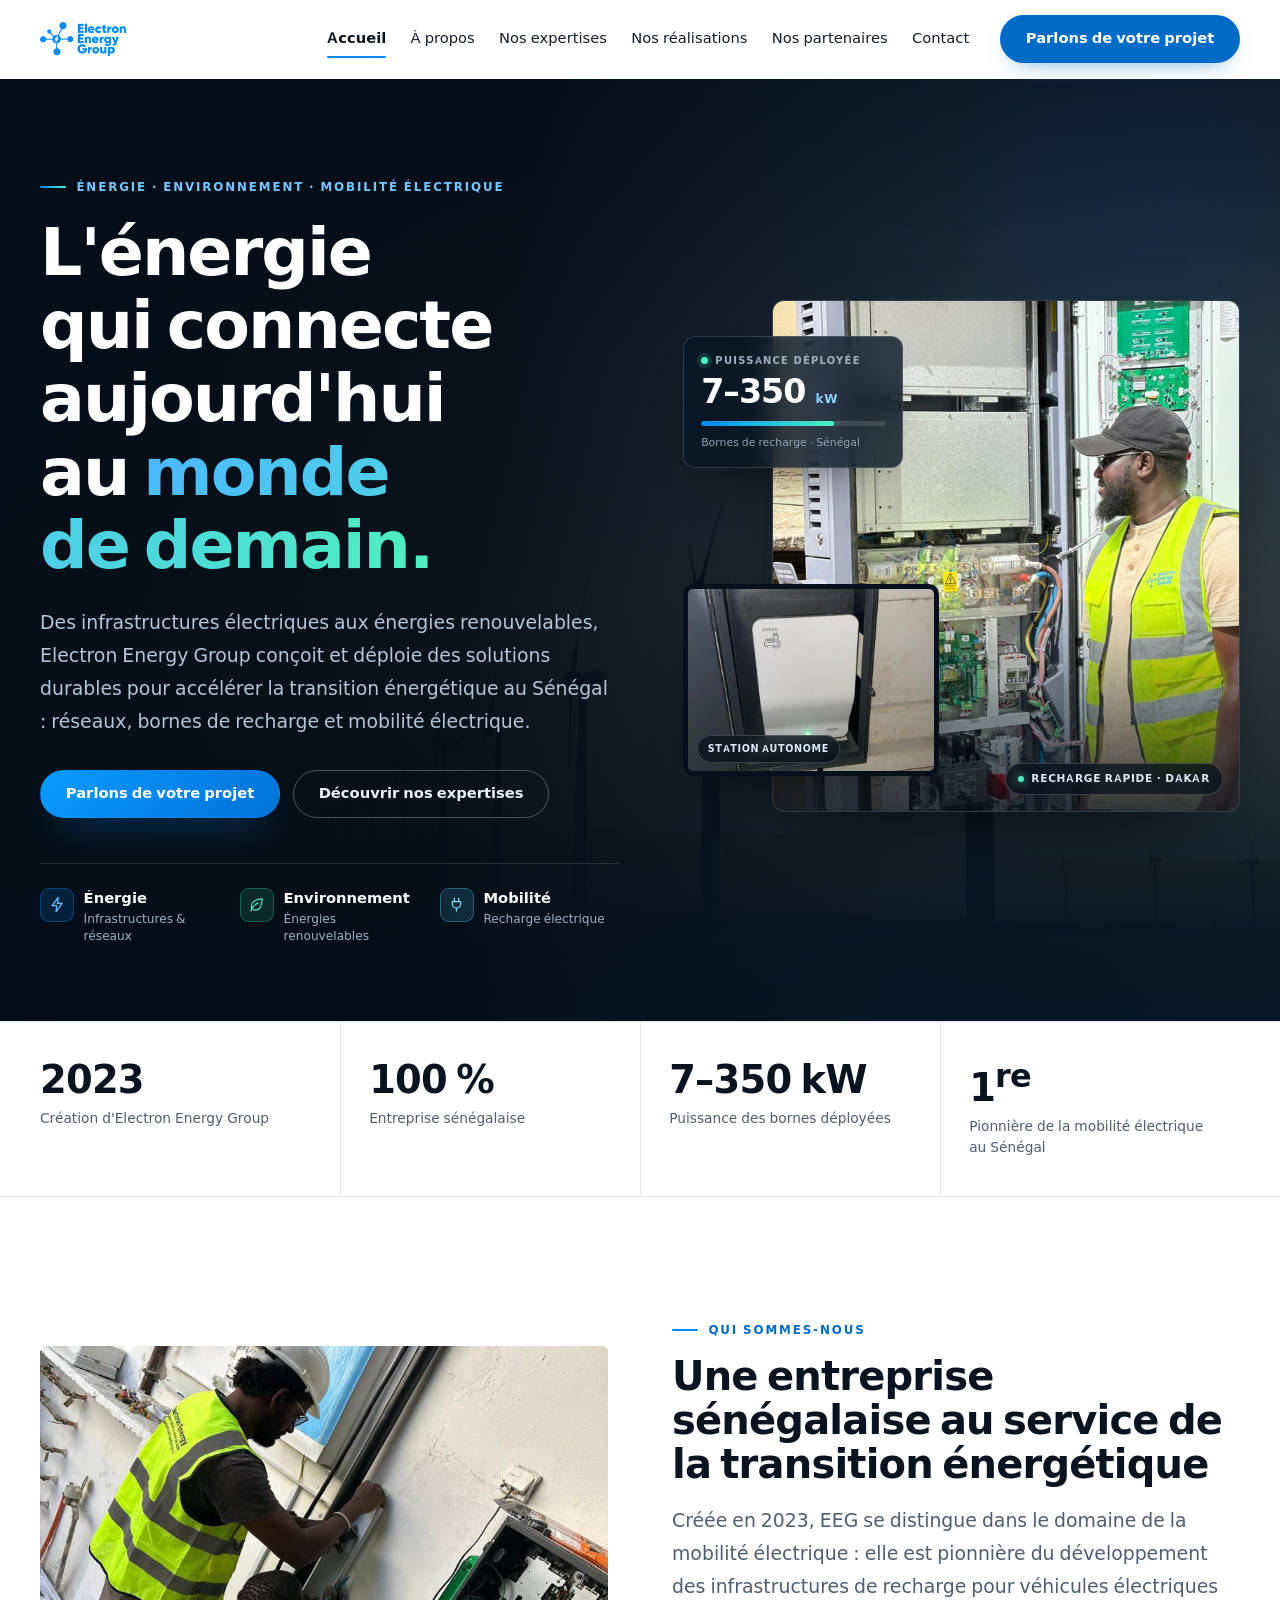
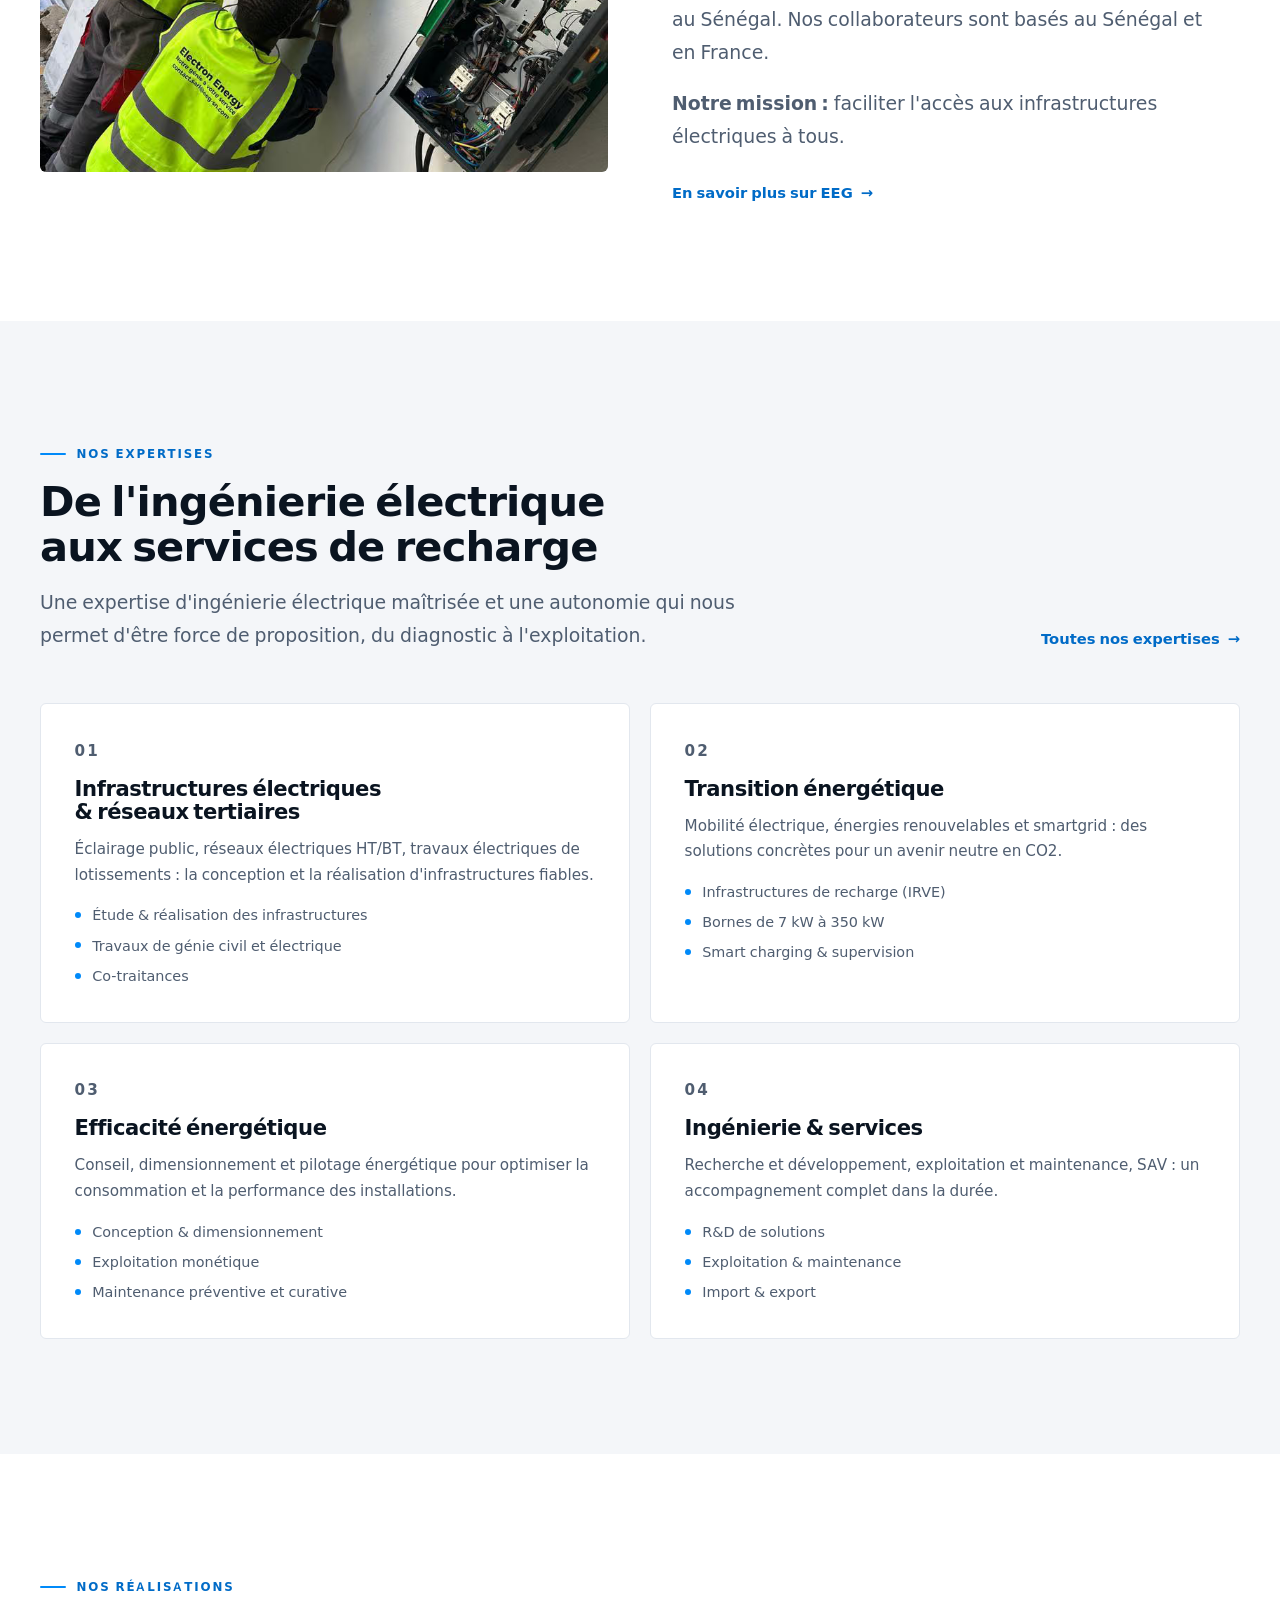
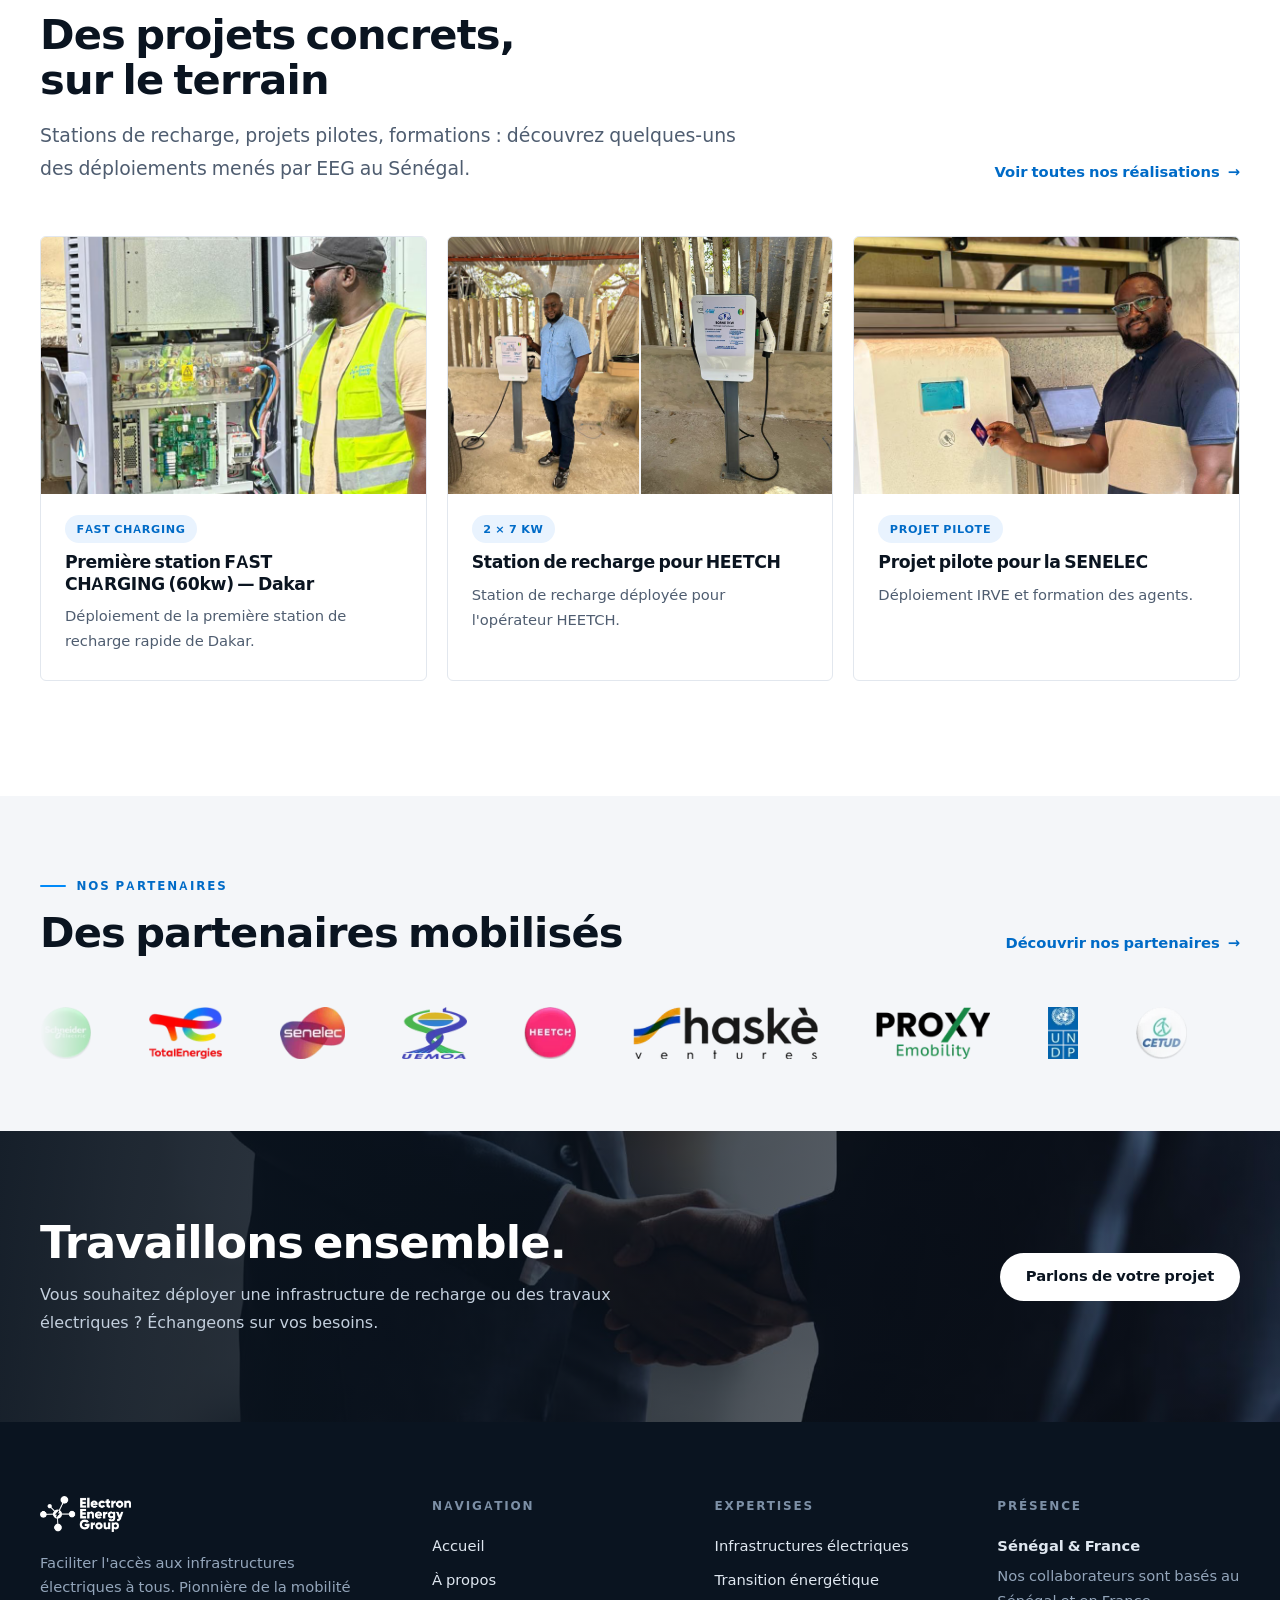
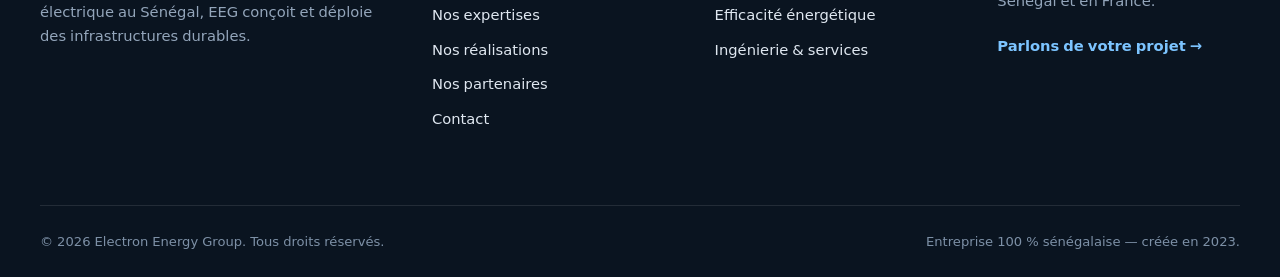
<file: index.html>
<!DOCTYPE html>
<html lang="fr">
<head>
  <meta charset="utf-8">
  <meta name="viewport" content="width=device-width, initial-scale=1">
  <title>Electron Energy Group — Infrastructures &amp; mobilité électrique</title>
  <meta name="description" content="EEG, entreprise sénégalaise créée en 2023, pionnière de la mobilité électrique au Sénégal : infrastructures, bornes de 7 à 350 kW et transition énergétique.">
  <meta name="robots" content="index, follow, max-image-preview:large, max-snippet:-1, max-video-preview:-1">
  <meta name="author" content="Electron Energy Group">
  <link rel="canonical" href="https://www.electron-energy-group.com/">
  <meta property="og:type" content="website">
  <meta property="og:site_name" content="Electron Energy Group">
  <meta property="og:title" content="Electron Energy Group — L'énergie qui connecte aujourd'hui au monde de demain.">
  <meta property="og:description" content="Infrastructures électriques, mobilité électrique et transition énergétique au Sénégal. Pionnière des infrastructures de recharge pour véhicules électriques.">
  <meta property="og:url" content="https://www.electron-energy-group.com/">
  <meta property="og:image" content="https://www.electron-energy-group.com/assets/img/og-image.jpg">
  <meta property="og:image:secure_url" content="https://www.electron-energy-group.com/assets/img/og-image.jpg">
  <meta property="og:image:type" content="image/jpeg">
  <meta property="og:image:width" content="1200">
  <meta property="og:image:height" content="630">
  <meta property="og:image:alt" content="Electron Energy Group — infrastructures électriques et mobilité électrique au Sénégal">
  <meta property="og:locale" content="fr_FR">
  <meta name="twitter:card" content="summary_large_image">
  <meta name="twitter:title" content="Electron Energy Group — L'énergie qui connecte aujourd'hui au monde de demain.">
  <meta name="twitter:description" content="Infrastructures électriques, mobilité électrique et transition énergétique au Sénégal. Pionnière des infrastructures de recharge pour véhicules électriques.">
  <meta name="twitter:image" content="https://www.electron-energy-group.com/assets/img/og-image.jpg">
  <meta name="twitter:image:alt" content="Electron Energy Group — infrastructures électriques et mobilité électrique au Sénégal">
  <meta name="theme-color" content="#008af9">
  <link rel="icon" href="/favicon.ico" sizes="any">
  <link rel="icon" type="image/png" sizes="48x48" href="assets/img/favicon-48.png">
  <link rel="icon" type="image/png" sizes="96x96" href="assets/img/favicon-96.png">
  <link rel="icon" type="image/png" sizes="32x32" href="assets/img/favicon-32.png">
  <link rel="icon" type="image/png" sizes="16x16" href="assets/img/favicon-16.png">
  <link rel="icon" type="image/png" sizes="192x192" href="assets/img/favicon-192.png">
  <link rel="icon" type="image/png" sizes="512x512" href="assets/img/favicon-512.png">
  <link rel="apple-touch-icon" sizes="180x180" href="assets/img/favicon-180.png">
  <link rel="manifest" href="site.webmanifest">
  <meta name="application-name" content="Electron Energy Group">
  <meta name="apple-mobile-web-app-title" content="Electron Energy Group">
  <link rel="preload" href="assets/fonts/space-grotesk-latin.woff2" as="font" type="font/woff2" crossorigin>
  <link rel="preload" href="assets/fonts/inter-latin.woff2" as="font" type="font/woff2" crossorigin>
  <link rel="stylesheet" href="assets/css/style.css?v=4">
  <script>document.documentElement.classList.add('js');</script>
  <script type="application/ld+json">
{
    "@context": "https://schema.org",
    "@graph": [
      {
        "@type": "Organization",
        "@id": "https://www.electron-energy-group.com/#organization",
        "name": "Electron Energy Group",
        "alternateName": "EEG",
        "description": "Entreprise sénégalaise spécialisée dans les infrastructures électriques, la mobilité électrique et la transition énergétique. Pionnière du développement des infrastructures de recharge pour véhicules électriques au Sénégal.",
        "foundingDate": "2023",
        "url": "https://www.electron-energy-group.com/",
        "logo": {
          "@type": "ImageObject",
          "url": "https://www.electron-energy-group.com/assets/img/logo-eeg.png",
          "width": 2468,
          "height": 976
        },
        "image": "https://www.electron-energy-group.com/assets/img/og-image.jpg",
        "telephone": "+221777931337",
        "contactPoint": {
          "@type": "ContactPoint",
          "telephone": "+221777931337",
          "contactType": "customer service",
          "areaServed": [
            "SN",
            "FR"
          ],
          "availableLanguage": [
            "fr"
          ]
        },
        "areaServed": [
          "SN",
          "FR"
        ],
        "knowsAbout": [
          "Infrastructures électriques",
          "Mobilité électrique",
          "Bornes de recharge pour véhicules électriques",
          "Efficacité énergétique",
          "Transition énergétique"
        ]
      },
      {
        "@type": "WebSite",
        "@id": "https://www.electron-energy-group.com/#website",
        "url": "https://www.electron-energy-group.com/",
        "name": "Electron Energy Group",
        "description": "Infrastructures électriques, mobilité électrique et transition énergétique au Sénégal.",
        "publisher": {
          "@id": "https://www.electron-energy-group.com/#organization"
        },
        "inLanguage": "fr-FR"
      }
    ]
  }
  </script>
</head>
<body data-page="accueil">
  <a class="skip-link" href="#contenu">Aller au contenu</a>

  <header class="site-header" id="entete">
    <div class="container header-inner">
      <a class="brand" href="index.html" aria-label="Electron Energy Group — accueil">
        <img src="assets/img/logo-eeg-320.png" alt="Electron Energy Group" width="320" height="127">
      </a>

      <nav class="main-nav" id="nav-principal" aria-label="Navigation principale">
        <ul>
          <li><a class="nav-link" href="index.html" aria-current="page">Accueil</a></li>
          <li><a class="nav-link" href="a-propos.html">À propos</a></li>
          <li><a class="nav-link" href="expertises.html">Nos expertises</a></li>
          <li><a class="nav-link" href="realisations.html">Nos réalisations</a></li>
          <li><a class="nav-link" href="partenaires.html">Nos partenaires</a></li>
          <li><a class="nav-link" href="contact.html">Contact</a></li>
        </ul>
        <a class="btn btn--primary nav-cta" href="contact.html">Parlons de votre projet</a>
      </nav>

      <button class="nav-toggle" type="button" aria-expanded="false" aria-controls="nav-principal" aria-label="Ouvrir le menu de navigation">
        <span></span><span></span><span></span>
      </button>
    </div>
  </header>

  <main id="contenu">
    <!-- Héros -->
    <section class="hero-home" aria-labelledby="titre-heros">
      <div class="hero-backdrop" aria-hidden="true">
        <picture>
          <source srcset="assets/img/hero-accueil.avif" type="image/avif">
          <source srcset="assets/img/hero-accueil.webp" type="image/webp">
          <img src="assets/img/hero-accueil.jpg" alt="" width="1536" height="1025" fetchpriority="high" decoding="async">
        </picture>
        <span class="hero-glow hero-glow--one"></span>
        <span class="hero-glow hero-glow--two"></span>
        <span class="hero-grid-lines"></span>
      </div>

      <div class="container hero-grid">
        <div class="hero-copy">
          <p class="kicker">Énergie · Environnement · Mobilité électrique</p>
          <h1 id="titre-heros">L'énergie qui connecte aujourd'hui au <em>monde de demain.</em></h1>
          <p class="lead">Des infrastructures électriques aux énergies renouvelables, Electron Energy Group conçoit et déploie des solutions durables pour accélérer la transition énergétique au Sénégal : réseaux, bornes de recharge et mobilité électrique.</p>
          <div class="btn-group">
            <a class="btn btn--primary" href="contact.html">Parlons de votre projet</a>
            <a class="btn btn--ghost" href="expertises.html">Découvrir nos expertises</a>
          </div>

          <ul class="hero-pillars" aria-label="Nos engagements">
            <li>
              <span class="hero-pillar-icon" aria-hidden="true">
                <svg viewBox="0 0 24 24"><path d="M13 2 4.5 13.5H11l-1 8.5 8.5-11.5H12L13 2Z"/></svg>
              </span>
              <span class="hero-pillar-text"><strong>Énergie</strong>Infrastructures &amp; réseaux</span>
            </li>
            <li>
              <span class="hero-pillar-icon" aria-hidden="true">
                <svg viewBox="0 0 24 24"><path d="M20 4C11 4 5 8 5 15a5 5 0 0 0 5 5c7 0 10-7 10-16Z"/><path d="M4 21c2-6 5.5-9 10-11"/></svg>
              </span>
              <span class="hero-pillar-text"><strong>Environnement</strong>Énergies renouvelables</span>
            </li>
            <li>
              <span class="hero-pillar-icon" aria-hidden="true">
                <svg viewBox="0 0 24 24"><path d="M9 3v5M15 3v5M6 8h12v3a6 6 0 0 1-12 0V8ZM12 17v4"/></svg>
              </span>
              <span class="hero-pillar-text"><strong>Mobilité</strong>Recharge électrique</span>
            </li>
          </ul>
        </div>

        <div class="hero-visual reveal" data-delai="1">
          <div class="hero-photo">
            <picture>
              <source srcset="assets/img/fast-1.avif" type="image/avif">
              <source srcset="assets/img/fast-1.webp" type="image/webp">
              <img src="assets/img/fast-1.jpg" alt="Borne de recharge rapide déployée par Electron Energy Group à Dakar" width="810" height="1080" fetchpriority="high" decoding="async">
            </picture>
            <span class="hero-photo-tag">Recharge rapide · Dakar</span>
          </div>

          <div class="hero-inset">
            <picture>
              <source srcset="assets/img/station-autonome.avif" type="image/avif">
              <source srcset="assets/img/station-autonome.webp" type="image/webp">
              <img src="assets/img/station-autonome.jpg" alt="Station de recharge autonome déployée par Electron Energy Group" width="692" height="521" loading="lazy" decoding="async">
            </picture>
            <span class="hero-inset-tag">Station autonome</span>
          </div>

          <div class="hero-energy-card">
            <p class="hero-card-label">Puissance déployée</p>
            <p class="hero-card-value">7–350 <span>kW</span></p>
            <div class="hero-card-bar" aria-hidden="true"><span></span></div>
            <p class="hero-card-note">Bornes de recharge · Sénégal</p>
          </div>
        </div>
      </div>
    </section>

    <!-- Chiffres clés -->
    <section class="stats" aria-label="Chiffres clés">
      <div class="container stats-grid">
        <div class="stat">
          <p class="stat-value">2023</p>
          <p class="stat-label">Création d'Electron Energy Group</p>
        </div>
        <div class="stat">
          <p class="stat-value">100 %</p>
          <p class="stat-label">Entreprise sénégalaise</p>
        </div>
        <div class="stat">
          <p class="stat-value">7–350 kW</p>
          <p class="stat-label">Puissance des bornes déployées</p>
        </div>
        <div class="stat">
          <p class="stat-value">1<sup>re</sup></p>
          <p class="stat-label">Pionnière de la mobilité électrique au Sénégal</p>
        </div>
      </div>
    </section>

    <!-- À propos -->
    <section class="section" aria-labelledby="titre-apropos">
      <div class="container split">
        <div class="split-media reveal">
          <picture>
            <source srcset="assets/img/lancement-1.avif" type="image/avif">
            <source srcset="assets/img/lancement-1.webp" type="image/webp">
            <img src="assets/img/lancement-1.jpg" alt="Borne et infrastructure de recharge déployées par Electron Energy Group" width="1200" height="800" loading="lazy" decoding="async">
          </picture>
        </div>
        <div class="split-copy reveal" data-delai="1">
          <p class="kicker">Qui sommes-nous</p>
          <h2 id="titre-apropos">Une entreprise sénégalaise au service de la transition énergétique</h2>
          <p class="lead">Créée en 2023, EEG se distingue dans le domaine de la mobilité électrique : elle est pionnière du développement des infrastructures de recharge pour véhicules électriques au Sénégal. Nos collaborateurs sont basés au Sénégal et en France.</p>
          <p class="lead"><strong>Notre mission :</strong> faciliter l'accès aux infrastructures électriques à tous.</p>
          <p style="margin-top:1.6rem"><a class="link-arrow" href="a-propos.html">En savoir plus sur EEG</a></p>
        </div>
      </div>
    </section>

    <!-- Expertises -->
    <section class="section section--alt" aria-labelledby="titre-expertises">
      <div class="container">
        <div class="section-head">
          <div class="section-head-copy reveal">
            <p class="kicker">Nos expertises</p>
            <h2 id="titre-expertises">De l'ingénierie électrique aux services de recharge</h2>
            <p class="lead">Une expertise d'ingénierie électrique maîtrisée et une autonomie qui nous permet d'être force de proposition, du diagnostic à l'exploitation.</p>
          </div>
          <a class="link-arrow reveal" href="expertises.html">Toutes nos expertises</a>
        </div>

        <div class="grid-2">
          <article class="card expertise-card reveal">
            <p class="expertise-index">01</p>
            <h3>Infrastructures électriques &amp; réseaux tertiaires</h3>
            <p>Éclairage public, réseaux électriques HT/BT, travaux électriques de lotissements : la conception et la réalisation d'infrastructures fiables.</p>
            <ul>
              <li>Étude &amp; réalisation des infrastructures</li>
              <li>Travaux de génie civil et électrique</li>
              <li>Co-traitances</li>
            </ul>
          </article>

          <article class="card expertise-card reveal" data-delai="1">
            <p class="expertise-index">02</p>
            <h3>Transition énergétique</h3>
            <p>Mobilité électrique, énergies renouvelables et smartgrid : des solutions concrètes pour un avenir neutre en CO2.</p>
            <ul>
              <li>Infrastructures de recharge (IRVE)</li>
              <li>Bornes de 7 kW à 350 kW</li>
              <li>Smart charging &amp; supervision</li>
            </ul>
          </article>

          <article class="card expertise-card reveal">
            <p class="expertise-index">03</p>
            <h3>Efficacité énergétique</h3>
            <p>Conseil, dimensionnement et pilotage énergétique pour optimiser la consommation et la performance des installations.</p>
            <ul>
              <li>Conception &amp; dimensionnement</li>
              <li>Exploitation monétique</li>
              <li>Maintenance préventive et curative</li>
            </ul>
          </article>

          <article class="card expertise-card reveal" data-delai="1">
            <p class="expertise-index">04</p>
            <h3>Ingénierie &amp; services</h3>
            <p>Recherche et développement, exploitation et maintenance, SAV : un accompagnement complet dans la durée.</p>
            <ul>
              <li>R&amp;D de solutions</li>
              <li>Exploitation &amp; maintenance</li>
              <li>Import &amp; export</li>
            </ul>
          </article>
        </div>
      </div>
    </section>

    <!-- Réalisations -->
    <section class="section" aria-labelledby="titre-realisations">
      <div class="container">
        <div class="section-head">
          <div class="section-head-copy reveal">
            <p class="kicker">Nos réalisations</p>
            <h2 id="titre-realisations">Des projets concrets, sur le terrain</h2>
            <p class="lead">Stations de recharge, projets pilotes, formations : découvrez quelques-uns des déploiements menés par EEG au Sénégal.</p>
          </div>
          <a class="link-arrow reveal" href="realisations.html">Voir toutes nos réalisations</a>
        </div>

        <div class="grid-3">
          <article class="card realisation-card reveal">
            <div class="media">
              <picture>
                <source srcset="assets/img/fast-1.avif" type="image/avif">
                <source srcset="assets/img/fast-1.webp" type="image/webp">
                <img src="assets/img/fast-1.jpg" alt="Borne de recharge rapide de la première station FAST CHARGING de Dakar" width="810" height="1080" loading="lazy" decoding="async">
              </picture>
            </div>
            <div class="realisation-body">
              <span class="chip">Fast charging</span>
              <h3><a href="realisations.html#fast-charging" style="color:inherit;text-decoration:none">Première station FAST CHARGING (60kw) — Dakar</a></h3>
              <p>Déploiement de la première station de recharge rapide de Dakar.</p>
            </div>
          </article>

          <article class="card realisation-card reveal" data-delai="1">
            <div class="media-pair">
              <picture>
                <source srcset="assets/img/heetch-1.avif" type="image/avif">
                <source srcset="assets/img/heetch-1.webp" type="image/webp">
                <img src="assets/img/heetch-1.jpg" alt="Station de recharge HEETCH" width="810" height="1080" loading="lazy" decoding="async">
              </picture>
              <picture>
                <source srcset="assets/img/heetch-2.avif" type="image/avif">
                <source srcset="assets/img/heetch-2.webp" type="image/webp">
                <img src="assets/img/heetch-2.jpg" alt="Voiture électrique en recharge sur la borne HEETCH" width="810" height="1025" loading="lazy" decoding="async">
              </picture>
            </div>
            <div class="realisation-body">
              <span class="chip">2 × 7 kW</span>
              <h3><a href="realisations.html#heetch" style="color:inherit;text-decoration:none">Station de recharge pour HEETCH</a></h3>
              <p>Station de recharge déployée pour l'opérateur HEETCH.</p>
            </div>
          </article>

          <article class="card realisation-card reveal" data-delai="2">
            <div class="media">
              <picture>
                <source srcset="assets/img/senelec-1.avif" type="image/avif">
                <source srcset="assets/img/senelec-1.webp" type="image/webp">
                <img src="assets/img/senelec-1.jpg" alt="Projet pilote de déploiement IRVE pour la SENELEC" width="1200" height="800" loading="lazy" decoding="async" style="object-position: 50% 20%;">
              </picture>
            </div>
            <div class="realisation-body">
              <span class="chip">Projet pilote</span>
              <h3><a href="realisations.html#senelec" style="color:inherit;text-decoration:none">Projet pilote pour la SENELEC</a></h3>
              <p>Déploiement IRVE et formation des agents.</p>
            </div>
          </article>
        </div>
      </div>
    </section>

    <!-- Partenaires -->
    <section class="section section--serree section--alt" aria-labelledby="titre-partenaires">
      <div class="container">
        <div class="section-head">
          <div class="section-head-copy reveal">
            <p class="kicker">Nos partenaires</p>
            <h2 id="titre-partenaires">Des partenaires mobilisés</h2>
          </div>
          <a class="link-arrow reveal" href="partenaires.html">Découvrir nos partenaires</a>
        </div>
        <div class="partners-marquee reveal">
          <div class="marquee-track">
            <div class="marquee-group">
              <img src="assets/img/partenaire-schneider.webp?v=2" alt="Schneider Electric" width="118" height="120" loading="lazy" decoding="async">
              <img src="assets/img/partenaire-totalenergies.webp?v=2" alt="TotalEnergies" width="169" height="120" loading="lazy" decoding="async">
              <img src="assets/img/partenaire-senelec.webp?v=2" alt="SENELEC" width="150" height="120" loading="lazy" decoding="async">
              <img src="assets/img/partenaire-uemoa.webp?v=2" alt="UEMOA" width="149" height="120" loading="lazy" decoding="async">
              <img src="assets/img/partenaire-heetch.webp?v=2" alt="HEETCH" width="119" height="120" loading="lazy" decoding="async">
              <img src="assets/img/partenaire-haske.webp?v=2" alt="haske" width="320" height="90" loading="lazy" decoding="async">
              <img src="assets/img/partenaire-proxy.webp?v=2" alt="PROXY" width="264" height="120" loading="lazy" decoding="async">
              <img src="assets/img/partenaire-undp.webp?v=2" alt="Programme des Nations unies pour le développement (UNDP)" width="70" height="120" loading="lazy" decoding="async">
              <img src="assets/img/partenaire-cetud.webp?v=2" alt="CETUD" width="118" height="120" loading="lazy" decoding="async">
              <img src="assets/img/partenaire-british-embassy.webp?v=2" alt="British Embassy Dakar" width="123" height="120" loading="lazy" decoding="async">
              <img src="assets/img/partenaire-solarbox.webp?v=2" alt="solarbox" width="185" height="36" loading="lazy" decoding="async">
              <img src="assets/img/partenaire-green-mobility.webp?v=2" alt="Green Mobility" width="108" height="120" loading="lazy" decoding="async">
              <img src="assets/img/partenaire-kemet.webp?v=2" alt="KEMET" width="152" height="102" loading="lazy" decoding="async">
            </div>
            <div class="marquee-group" aria-hidden="true">
              <img src="assets/img/partenaire-schneider.webp?v=2" alt="" width="118" height="120" loading="lazy" decoding="async">
              <img src="assets/img/partenaire-totalenergies.webp?v=2" alt="" width="169" height="120" loading="lazy" decoding="async">
              <img src="assets/img/partenaire-senelec.webp?v=2" alt="" width="150" height="120" loading="lazy" decoding="async">
              <img src="assets/img/partenaire-uemoa.webp?v=2" alt="" width="149" height="120" loading="lazy" decoding="async">
              <img src="assets/img/partenaire-heetch.webp?v=2" alt="" width="119" height="120" loading="lazy" decoding="async">
              <img src="assets/img/partenaire-haske.webp?v=2" alt="" width="320" height="90" loading="lazy" decoding="async">
              <img src="assets/img/partenaire-proxy.webp?v=2" alt="" width="264" height="120" loading="lazy" decoding="async">
              <img src="assets/img/partenaire-undp.webp?v=2" alt="" width="70" height="120" loading="lazy" decoding="async">
              <img src="assets/img/partenaire-cetud.webp?v=2" alt="" width="118" height="120" loading="lazy" decoding="async">
              <img src="assets/img/partenaire-british-embassy.webp?v=2" alt="" width="123" height="120" loading="lazy" decoding="async">
              <img src="assets/img/partenaire-solarbox.webp?v=2" alt="" width="185" height="36" loading="lazy" decoding="async">
              <img src="assets/img/partenaire-green-mobility.webp?v=2" alt="" width="108" height="120" loading="lazy" decoding="async">
              <img src="assets/img/partenaire-kemet.webp?v=2" alt="" width="152" height="102" loading="lazy" decoding="async">
            </div>
          </div>
        </div>
      </div>
    </section>

    <!-- CTA -->
    <section class="cta-band" aria-labelledby="titre-cta">
      <div class="cta-band-bg" aria-hidden="true">
        <picture>
          <source srcset="assets/img/bande-travaillons.avif" type="image/avif">
          <source srcset="assets/img/bande-travaillons.webp" type="image/webp">
          <img src="assets/img/bande-travaillons.jpg" alt="" width="1536" height="615" loading="lazy" decoding="async">
        </picture>
      </div>
      <div class="container cta-inner">
        <div>
          <h2 id="titre-cta">Travaillons ensemble.</h2>
          <p>Vous souhaitez déployer une infrastructure de recharge ou des travaux électriques ? Échangeons sur vos besoins.</p>
        </div>
        <a class="btn btn--light" href="contact.html">Parlons de votre projet</a>
      </div>
    </section>
  </main>

  <footer class="site-footer">
    <div class="container footer-grid">
      <div class="footer-brand">
        <img src="assets/img/logo-eeg-blanc-320.png" alt="Electron Energy Group" width="320" height="127" loading="lazy">
        <p>Faciliter l'accès aux infrastructures électriques à tous. Pionnière de la mobilité électrique au Sénégal, EEG conçoit et déploie des infrastructures durables.</p>
      </div>

      <nav aria-label="Navigation du pied de page">
        <p class="footer-title">Navigation</p>
        <ul class="footer-list">
          <li><a href="index.html">Accueil</a></li>
          <li><a href="a-propos.html">À propos</a></li>
          <li><a href="expertises.html">Nos expertises</a></li>
          <li><a href="realisations.html">Nos réalisations</a></li>
          <li><a href="partenaires.html">Nos partenaires</a></li>
          <li><a href="contact.html">Contact</a></li>
        </ul>
      </nav>

      <div>
        <p class="footer-title">Expertises</p>
        <ul class="footer-list">
          <li><a href="expertises.html#infrastructures">Infrastructures électriques</a></li>
          <li><a href="expertises.html#transition">Transition énergétique</a></li>
          <li><a href="expertises.html#efficacite">Efficacité énergétique</a></li>
          <li><a href="expertises.html#ingenierie">Ingénierie &amp; services</a></li>
        </ul>
      </div>

      <div>
        <p class="footer-title">Présence</p>
        <p class="footer-note"><strong>Sénégal &amp; France</strong>Nos collaborateurs sont basés au Sénégal et en France.</p>
        <a class="footer-cta" href="contact.html">Parlons de votre projet →</a>
      </div>
    </div>

    <div class="container footer-bottom">
      <p>© <span id="annee">2026</span> Electron Energy Group. Tous droits réservés.</p>
      <p>Entreprise 100 % sénégalaise — créée en 2023.</p>
    </div>
  </footer>

  <script src="assets/js/main.js" defer></script>
  <nav class="bottom-nav" aria-label="Navigation mobile">
    <a href="index.html" aria-current="page">
      <svg viewBox="0 0 24 24" aria-hidden="true"><path d="M3 10.5 12 3l9 7.5"/><path d="M5.5 9.5V20h13V9.5"/></svg>
      <span>Accueil</span>
    </a>
    <a href="a-propos.html">
      <svg viewBox="0 0 24 24" aria-hidden="true"><circle cx="12" cy="12" r="9"/><path d="M12 10.5v6"/><circle cx="12" cy="7.5" r="0.8" fill="currentColor" stroke="none"/></svg>
      <span>À propos</span>
    </a>
    <a href="expertises.html">
      <svg viewBox="0 0 24 24" aria-hidden="true"><rect x="3.5" y="3.5" width="7" height="7" rx="1.5"/><rect x="13" y="3.5" width="7" height="7" rx="1.5"/><rect x="3.5" y="13" width="7" height="7" rx="1.5"/><rect x="13" y="13" width="7" height="7" rx="1.5"/></svg>
      <span>Expertises</span>
    </a>
    <a href="realisations.html">
      <svg viewBox="0 0 24 24" aria-hidden="true"><rect x="3.5" y="5" width="17" height="13" rx="2"/><circle cx="8.5" cy="10" r="1.6"/><path d="M6 16l4-4 3 3 4.5-4.5"/></svg>
      <span>Réalisations</span>
    </a>
    <a href="partenaires.html">
      <svg viewBox="0 0 24 24" aria-hidden="true"><circle cx="8" cy="8" r="3"/><circle cx="16" cy="8" r="3"/><path d="M3.5 18c0-2.5 2-4.5 4.5-4.5S12.5 15.5 12.5 18"/><path d="M11.5 18c0-2.5 2-4.5 4.5-4.5s4.5 2 4.5 4.5"/></svg>
      <span>Partenaires</span>
    </a>
    <a href="contact.html">
      <svg viewBox="0 0 24 24" aria-hidden="true"><rect x="3" y="5" width="18" height="14" rx="2"/><path d="M4 7l8 6 8-6"/></svg>
      <span>Contact</span>
    </a>
  </nav>
</body>
</html>
</file>
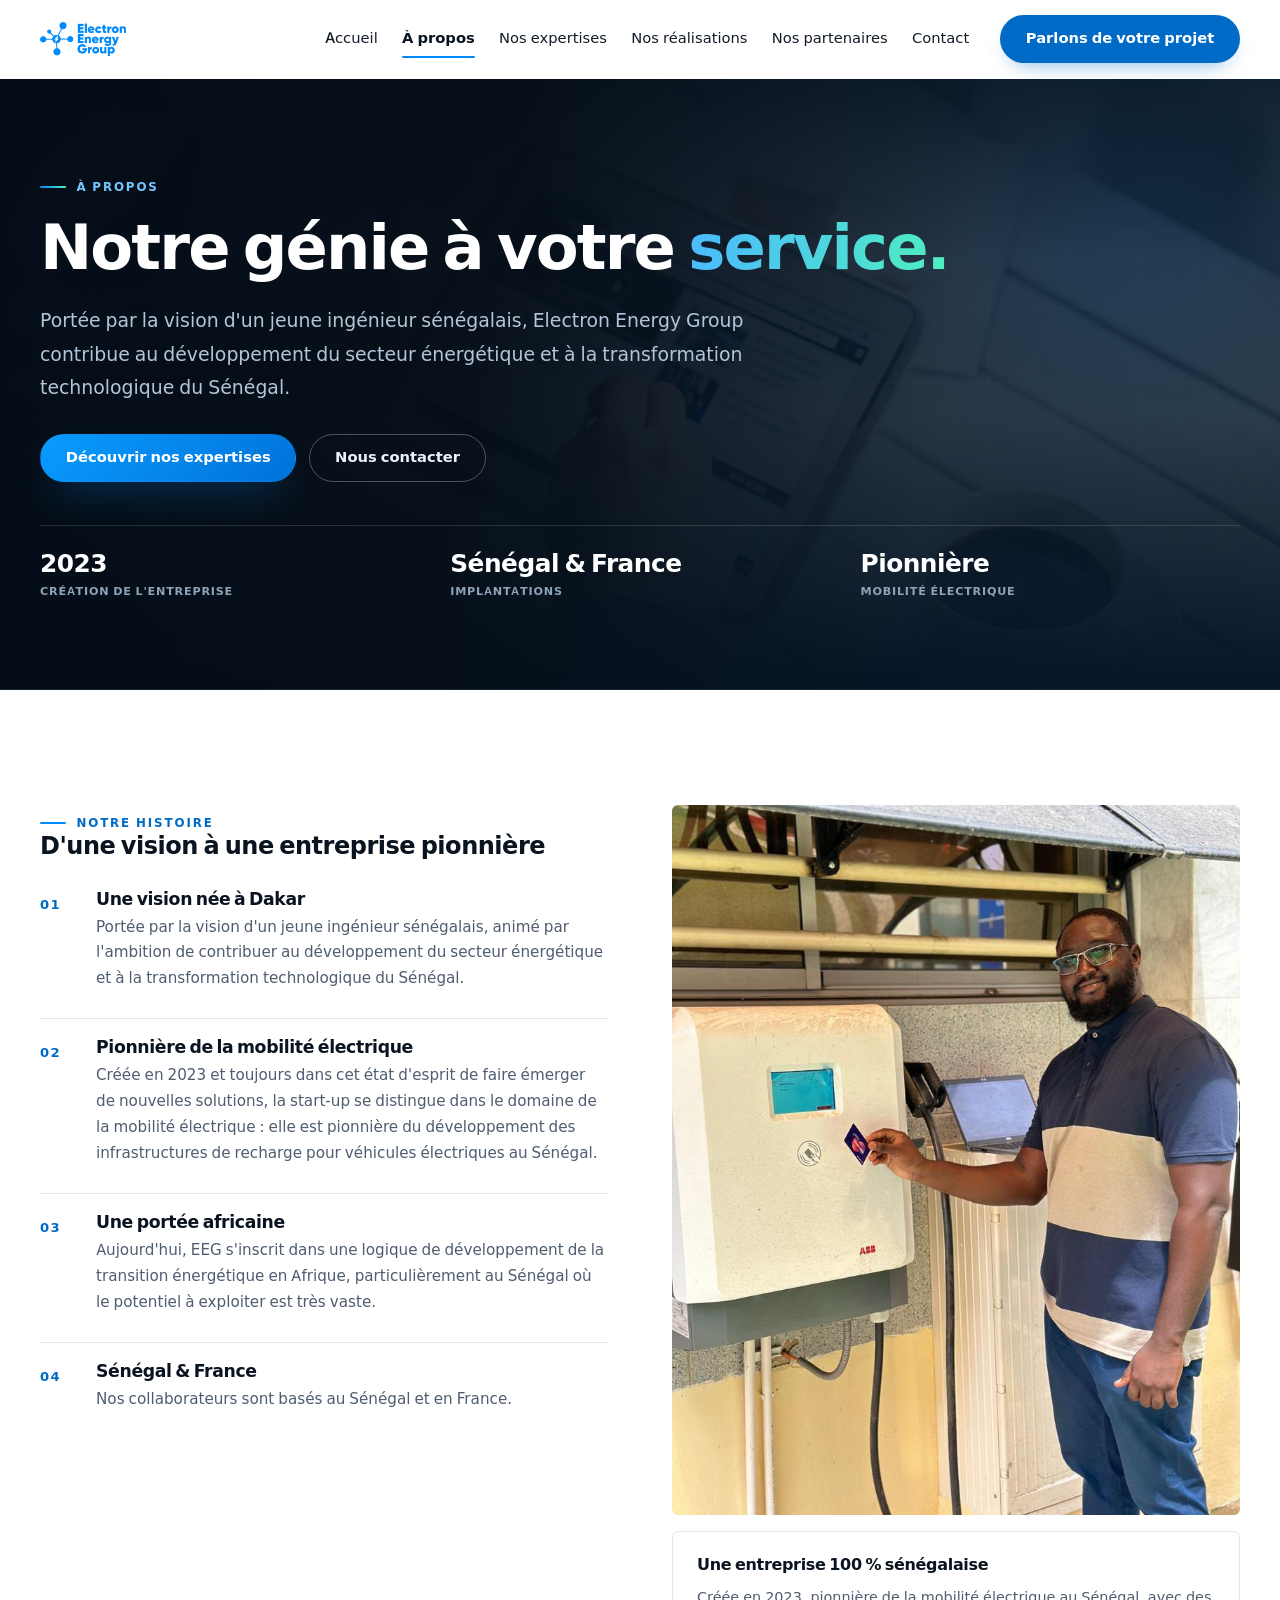
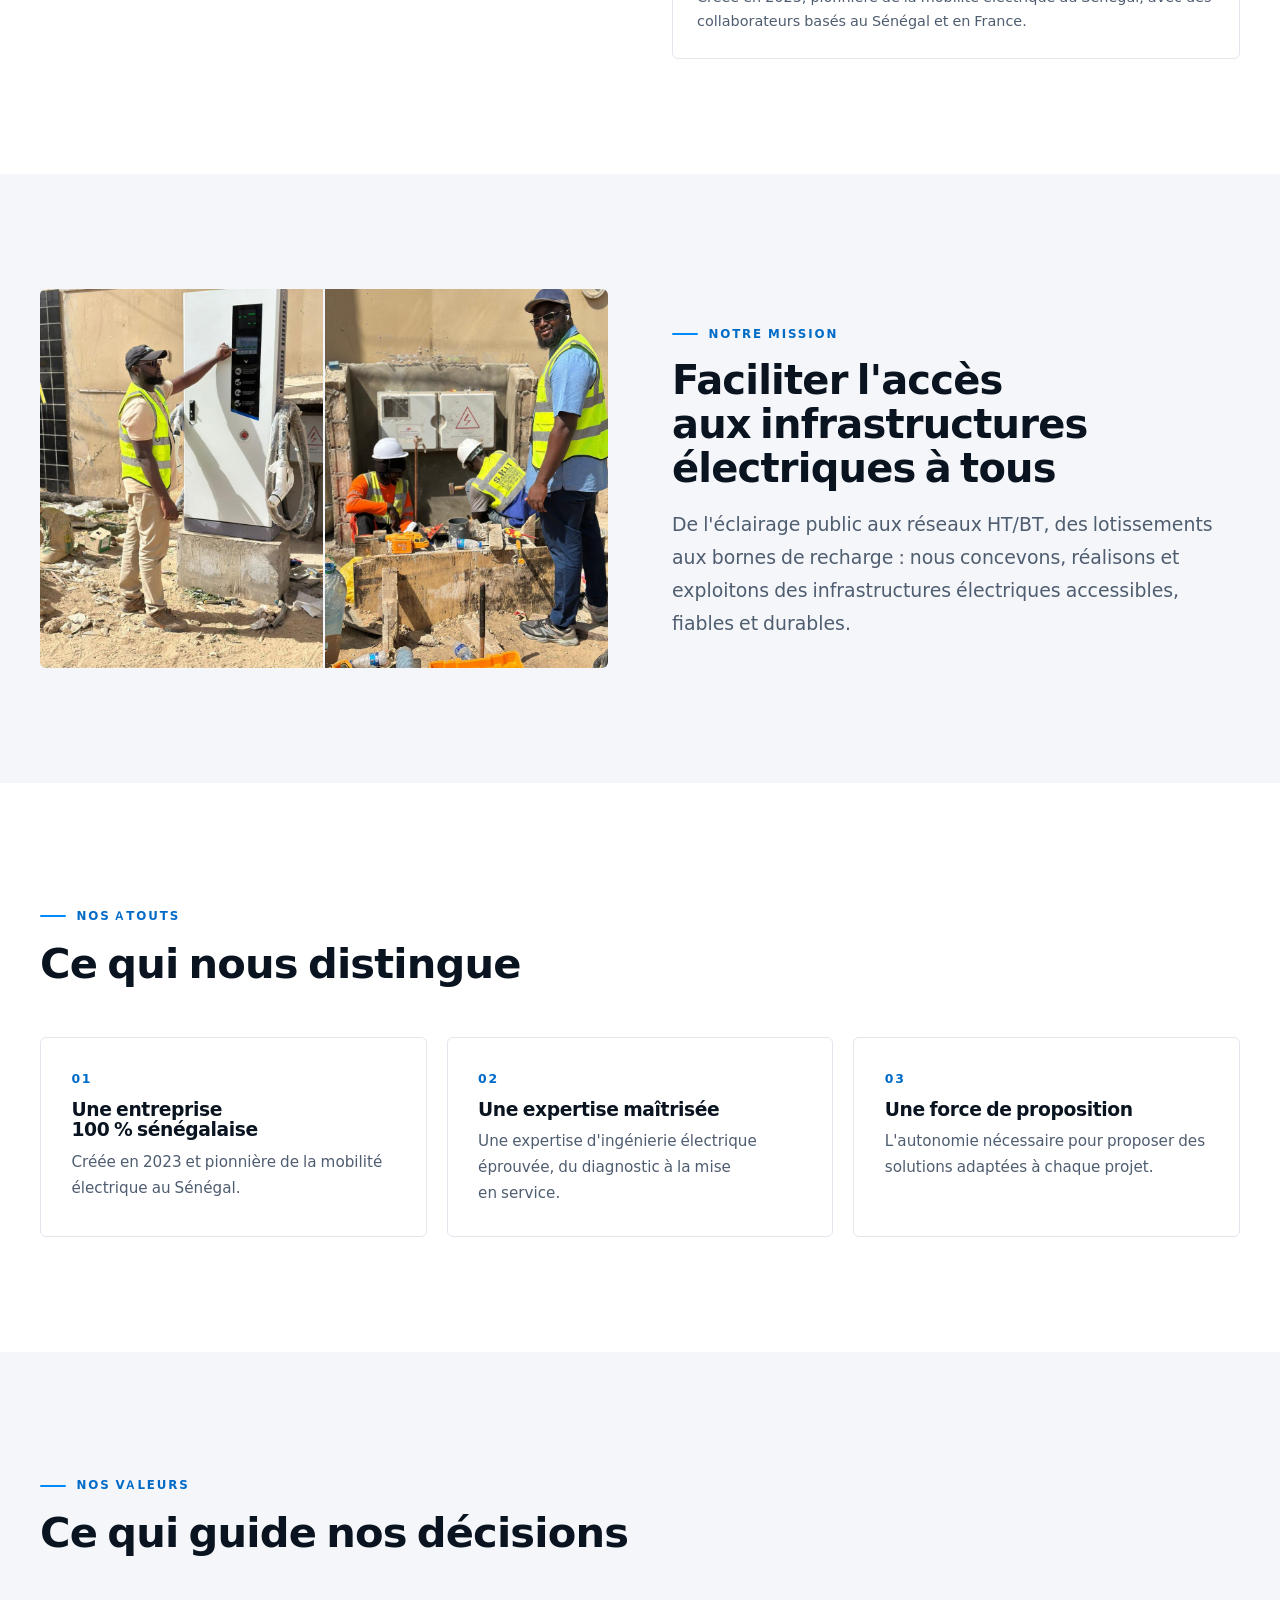
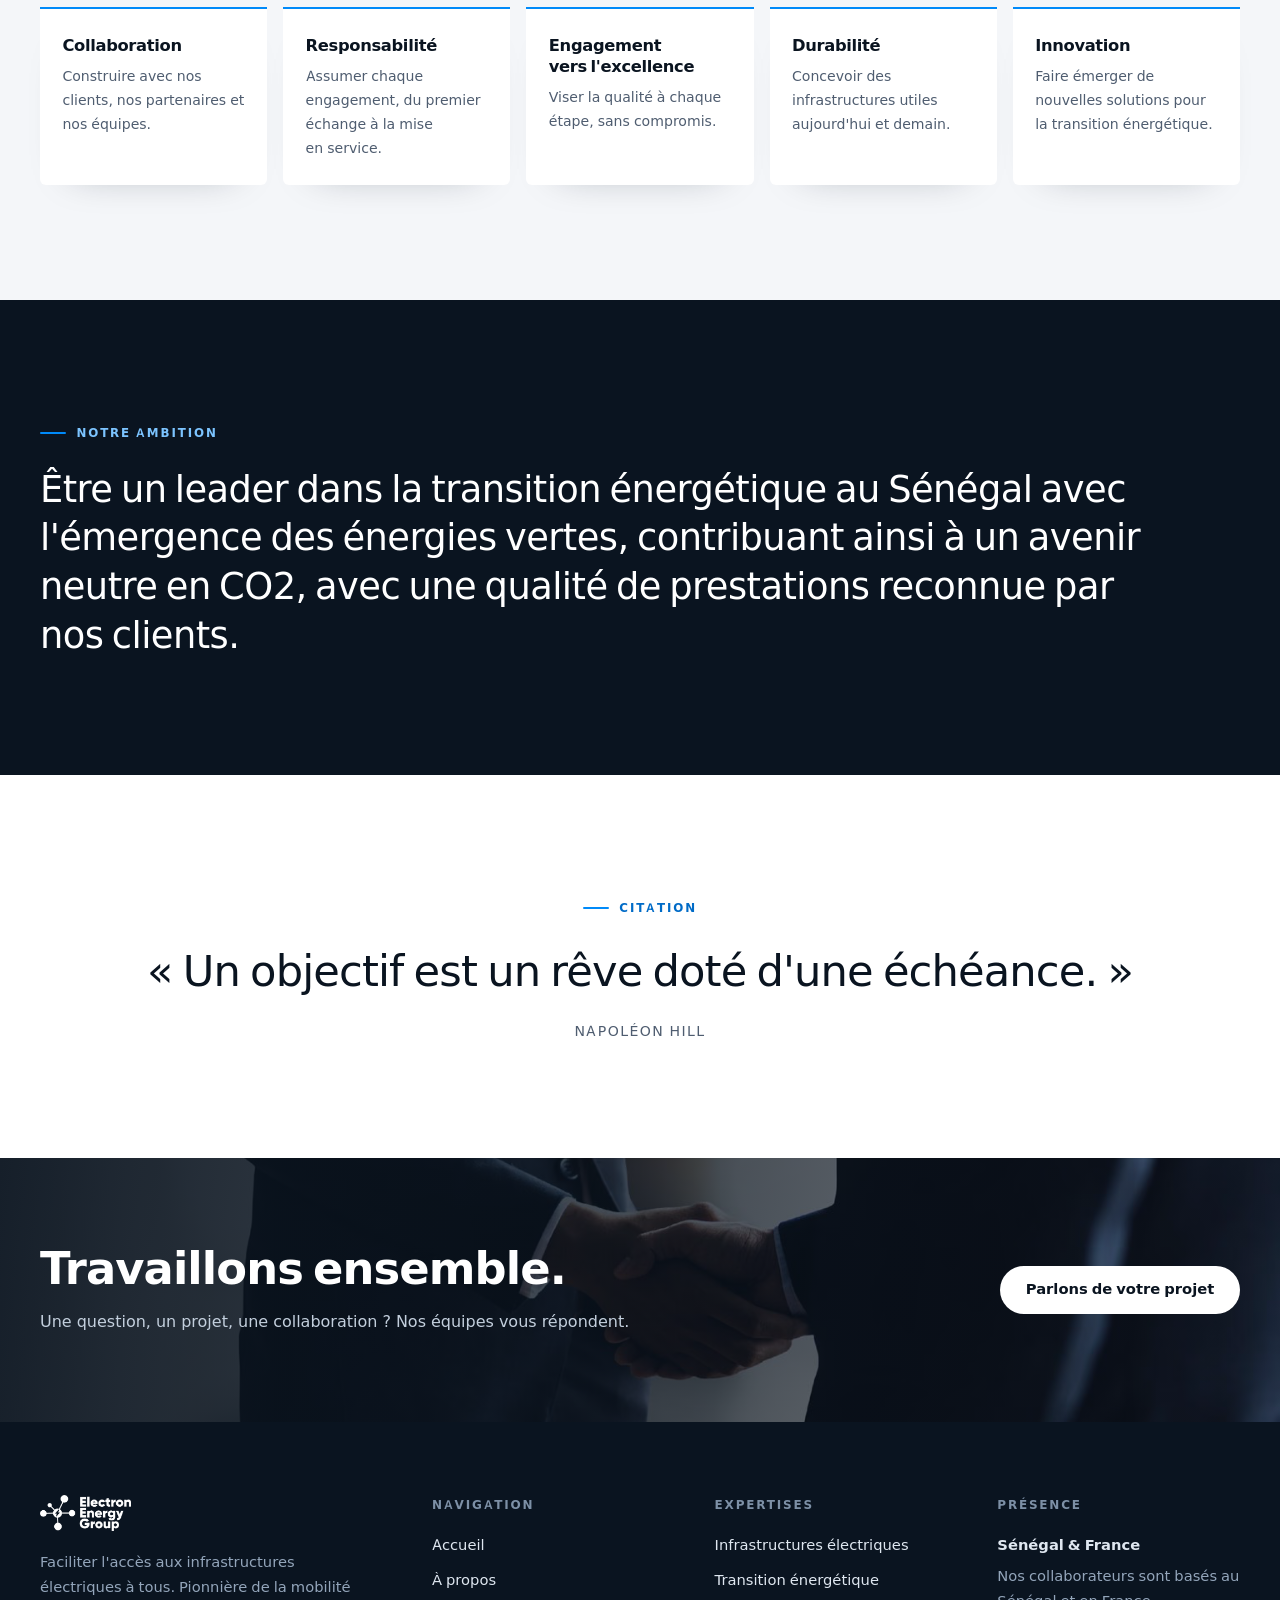
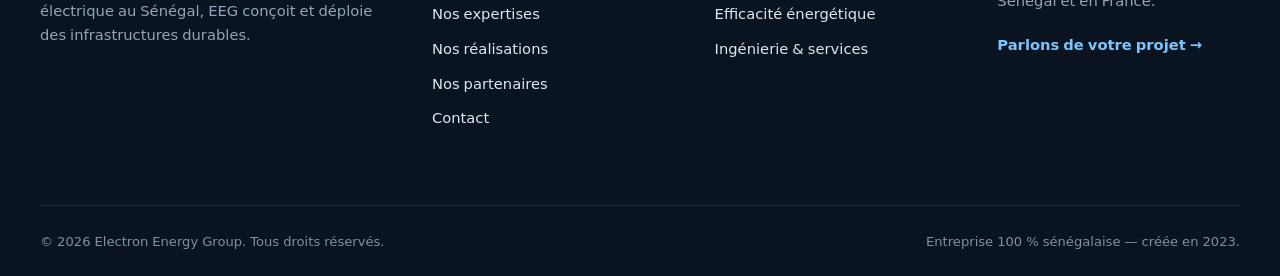
<file: a-propos.html>
<!DOCTYPE html>
<html lang="fr">
<head>
  <meta charset="utf-8">
  <meta name="viewport" content="width=device-width, initial-scale=1">
  <title>À propos — Electron Energy Group | Notre génie à votre service</title>
  <meta name="description" content="Portée par un jeune ingénieur sénégalais, EEG contribue au développement du secteur énergétique et à la transformation technologique du Sénégal depuis 2023.">
  <meta name="robots" content="index, follow, max-image-preview:large, max-snippet:-1, max-video-preview:-1">
  <meta name="author" content="Electron Energy Group">
  <link rel="canonical" href="https://www.electron-energy-group.com/a-propos.html">
  <meta property="og:type" content="website">
  <meta property="og:site_name" content="Electron Energy Group">
  <meta property="og:title" content="À propos — Electron Energy Group">
  <meta property="og:description" content="Notre génie à votre service : une entreprise sénégalaise créée en 2023, pionnière de la mobilité électrique au Sénégal.">
  <meta property="og:url" content="https://www.electron-energy-group.com/a-propos.html">
  <meta property="og:image" content="https://www.electron-energy-group.com/assets/img/og-image.jpg">
  <meta property="og:image:secure_url" content="https://www.electron-energy-group.com/assets/img/og-image.jpg">
  <meta property="og:image:type" content="image/jpeg">
  <meta property="og:image:width" content="1200">
  <meta property="og:image:height" content="630">
  <meta property="og:image:alt" content="Electron Energy Group — infrastructures électriques et mobilité électrique au Sénégal">
  <meta property="og:locale" content="fr_FR">
  <meta name="twitter:card" content="summary_large_image">
  <meta name="twitter:title" content="À propos — Electron Energy Group">
  <meta name="twitter:description" content="Notre génie à votre service : une entreprise sénégalaise créée en 2023, pionnière de la mobilité électrique au Sénégal.">
  <meta name="twitter:image" content="https://www.electron-energy-group.com/assets/img/og-image.jpg">
  <meta name="twitter:image:alt" content="Electron Energy Group — infrastructures électriques et mobilité électrique au Sénégal">
  <meta name="theme-color" content="#008af9">
  <link rel="icon" href="/favicon.ico" sizes="any">
  <link rel="icon" type="image/png" sizes="48x48" href="assets/img/favicon-48.png">
  <link rel="icon" type="image/png" sizes="96x96" href="assets/img/favicon-96.png">
  <link rel="icon" type="image/png" sizes="32x32" href="assets/img/favicon-32.png">
  <link rel="icon" type="image/png" sizes="16x16" href="assets/img/favicon-16.png">
  <link rel="icon" type="image/png" sizes="192x192" href="assets/img/favicon-192.png">
  <link rel="icon" type="image/png" sizes="512x512" href="assets/img/favicon-512.png">
  <link rel="apple-touch-icon" sizes="180x180" href="assets/img/favicon-180.png">
  <link rel="manifest" href="site.webmanifest">
  <meta name="application-name" content="Electron Energy Group">
  <meta name="apple-mobile-web-app-title" content="Electron Energy Group">
  <link rel="preload" href="assets/fonts/space-grotesk-latin.woff2" as="font" type="font/woff2" crossorigin>
  <link rel="preload" href="assets/fonts/inter-latin.woff2" as="font" type="font/woff2" crossorigin>
  <link rel="stylesheet" href="assets/css/style.css?v=4">
  <script>document.documentElement.classList.add('js');</script>
  <script type="application/ld+json">
{
    "@context": "https://schema.org",
    "@graph": [
      {
        "@type": "BreadcrumbList",
        "@id": "https://www.electron-energy-group.com/a-propos.html#breadcrumb",
        "itemListElement": [
          {
            "@type": "ListItem",
            "position": 1,
            "name": "Accueil",
            "item": "https://www.electron-energy-group.com/"
          },
          {
            "@type": "ListItem",
            "position": 2,
            "name": "À propos",
            "item": "https://www.electron-energy-group.com/a-propos.html"
          }
        ]
      },
      {
        "@type": "AboutPage",
        "@id": "https://www.electron-energy-group.com/a-propos.html#webpage",
        "url": "https://www.electron-energy-group.com/a-propos.html",
        "name": "À propos — Electron Energy Group",
        "description": "Portée par un jeune ingénieur sénégalais, EEG contribue au développement du secteur énergétique et à la transformation technologique du Sénégal depuis 2023.",
        "inLanguage": "fr-FR",
        "isPartOf": {
          "@id": "https://www.electron-energy-group.com/#website"
        },
        "about": {
          "@id": "https://www.electron-energy-group.com/#organization"
        },
        "breadcrumb": {
          "@id": "https://www.electron-energy-group.com/a-propos.html#breadcrumb"
        },
        "primaryImageOfPage": {
          "@type": "ImageObject",
          "url": "https://www.electron-energy-group.com/assets/img/og-image.jpg",
          "width": 1200,
          "height": 630
        }
      }
    ]
  }
  </script>
</head>
<body data-page="a-propos">
  <a class="skip-link" href="#contenu">Aller au contenu</a>

  <header class="site-header" id="entete">
    <div class="container header-inner">
      <a class="brand" href="index.html" aria-label="Electron Energy Group — accueil">
        <img src="assets/img/logo-eeg-320.png" alt="Electron Energy Group" width="320" height="127">
      </a>

      <nav class="main-nav" id="nav-principal" aria-label="Navigation principale">
        <ul>
          <li><a class="nav-link" href="index.html">Accueil</a></li>
          <li><a class="nav-link" href="a-propos.html" aria-current="page">À propos</a></li>
          <li><a class="nav-link" href="expertises.html">Nos expertises</a></li>
          <li><a class="nav-link" href="realisations.html">Nos réalisations</a></li>
          <li><a class="nav-link" href="partenaires.html">Nos partenaires</a></li>
          <li><a class="nav-link" href="contact.html">Contact</a></li>
        </ul>
        <a class="btn btn--primary nav-cta" href="contact.html">Parlons de votre projet</a>
      </nav>

      <button class="nav-toggle" type="button" aria-expanded="false" aria-controls="nav-principal" aria-label="Ouvrir le menu de navigation">
        <span></span><span></span><span></span>
      </button>
    </div>
  </header>

  <main id="contenu">
    <section class="page-hero" aria-labelledby="titre-heros">
      <div class="hero-backdrop" aria-hidden="true">
        <picture>
          <source srcset="assets/img/photo-mission.avif" type="image/avif">
          <source srcset="assets/img/photo-mission.webp" type="image/webp">
          <img src="assets/img/photo-mission.jpg" alt="" width="1200" height="800" fetchpriority="high" decoding="async">
        </picture>
        <span class="hero-glow hero-glow--one"></span>
        <span class="hero-glow hero-glow--two"></span>
        <span class="hero-grid-lines"></span>
      </div>

      <div class="container page-hero-inner">
        <div class="page-hero-copy">
          <p class="kicker">À propos</p>
          <h1 id="titre-heros">Notre génie à votre <em>service.</em></h1>
          <p class="lead">Portée par la vision d'un jeune ingénieur sénégalais, Electron Energy Group contribue au développement du secteur énergétique et à la transformation technologique du Sénégal.</p>
          <div class="btn-group">
            <a class="btn btn--primary" href="expertises.html">Découvrir nos expertises</a>
            <a class="btn btn--ghost" href="contact.html">Nous contacter</a>
          </div>
        </div>

        <ul class="page-hero-facts" aria-label="Repères">
          <li>
            <span class="fact-value">2023</span>
            <span class="fact-label">Création de l'entreprise</span>
          </li>
          <li>
            <span class="fact-value">Sénégal &amp; France</span>
            <span class="fact-label">Implantations</span>
          </li>
          <li>
            <span class="fact-value">Pionnière</span>
            <span class="fact-label">Mobilité électrique</span>
          </li>
        </ul>
      </div>
    </section>

    <!-- Le récit -->
    <section class="section" aria-labelledby="titre-recit">
      <div class="container split" style="align-items:start">
        <div class="reveal">
          <p class="kicker">Notre histoire</p>
          <h2 id="titre-recit" style="margin-bottom:1.9rem">D'une vision à une entreprise pionnière</h2>

          <ol class="story-list">
            <li class="story-item">
              <span class="story-num" aria-hidden="true">01</span>
              <div>
                <h3>Une vision née à Dakar</h3>
                <p>Portée par la vision d'un jeune ingénieur sénégalais, animé par l'ambition de contribuer au développement du secteur énergétique et à la transformation technologique du Sénégal.</p>
              </div>
            </li>
            <li class="story-item">
              <span class="story-num" aria-hidden="true">02</span>
              <div>
                <h3>Pionnière de la mobilité électrique</h3>
                <p>Créée en 2023 et toujours dans cet état d'esprit de faire émerger de nouvelles solutions, la start-up se distingue dans le domaine de la mobilité électrique : elle est pionnière du développement des infrastructures de recharge pour véhicules électriques au Sénégal.</p>
              </div>
            </li>
            <li class="story-item">
              <span class="story-num" aria-hidden="true">03</span>
              <div>
                <h3>Une portée africaine</h3>
                <p>Aujourd'hui, EEG s'inscrit dans une logique de développement de la transition énergétique en Afrique, particulièrement au Sénégal où le potentiel à exploiter est très vaste.</p>
              </div>
            </li>
            <li class="story-item">
              <span class="story-num" aria-hidden="true">04</span>
              <div>
                <h3>Sénégal &amp; France</h3>
                <p>Nos collaborateurs sont basés au Sénégal et en France.</p>
              </div>
            </li>
          </ol>
        </div>

        <div class="reveal" data-delai="1">
          <div class="split-media split-media--portrait">
            <img src="assets/img/realisation1.jpeg" alt="Réalisation d'EEG — infrastructure électrique déployée au Sénégal" width="810" height="1080" loading="lazy" decoding="async">
          </div>
          <div class="info-card" style="margin-top:1rem">
            <h3>Une entreprise 100 % sénégalaise</h3>
            <p>Créée en 2023, pionnière de la mobilité électrique au Sénégal, avec des collaborateurs basés au Sénégal et en France.</p>
          </div>
        </div>
      </div>
    </section>

    <!-- Mission -->
    <section class="section section--alt" aria-labelledby="titre-mission">
      <div class="container split split--media-first">
        <div class="media-pair media-pair--portrait reveal" style="border-radius:var(--radius)">
          <img src="assets/img/realisation2.jpeg" alt="Réalisation d'EEG — réseaux et raccordements électriques sur le terrain" width="810" height="1080" loading="lazy" decoding="async">
          <img src="assets/img/realisation3.jpeg" alt="Réalisation d'EEG — installation électrique sur le terrain au Sénégal" width="810" height="1080" loading="lazy" decoding="async">
        </div>
        <div class="split-copy reveal" data-delai="1">
          <p class="kicker">Notre mission</p>
          <h2 id="titre-mission">Faciliter l'accès aux infrastructures électriques à tous</h2>
          <p class="lead">De l'éclairage public aux réseaux HT/BT, des lotissements aux bornes de recharge : nous concevons, réalisons et exploitons des infrastructures électriques accessibles, fiables et durables.</p>
        </div>
      </div>
    </section>

    <!-- Atouts -->
    <section class="section" aria-labelledby="titre-atouts">
      <div class="container">
        <div class="section-head">
          <div class="section-head-copy reveal">
            <p class="kicker">Nos atouts</p>
            <h2 id="titre-atouts">Ce qui nous distingue</h2>
          </div>
        </div>

        <div class="grid-3">
          <article class="card reveal" style="padding:1.9rem">
            <p class="expertise-index">01</p>
            <h3 style="margin-top:.6rem">Une entreprise 100 % sénégalaise</h3>
            <p style="margin-top:.5rem;font-size:.95rem;color:var(--ardoise)">Créée en 2023 et pionnière de la mobilité électrique au Sénégal.</p>
          </article>
          <article class="card reveal" data-delai="1" style="padding:1.9rem">
            <p class="expertise-index">02</p>
            <h3 style="margin-top:.6rem">Une expertise maîtrisée</h3>
            <p style="margin-top:.5rem;font-size:.95rem;color:var(--ardoise)">Une expertise d'ingénierie électrique éprouvée, du diagnostic à la mise en service.</p>
          </article>
          <article class="card reveal" data-delai="2" style="padding:1.9rem">
            <p class="expertise-index">03</p>
            <h3 style="margin-top:.6rem">Une force de proposition</h3>
            <p style="margin-top:.5rem;font-size:.95rem;color:var(--ardoise)">L'autonomie nécessaire pour proposer des solutions adaptées à chaque projet.</p>
          </article>
        </div>
      </div>
    </section>

    <!-- Valeurs -->
    <section class="section section--alt" aria-labelledby="titre-valeurs">
      <div class="container">
        <div class="section-head">
          <div class="section-head-copy reveal">
            <p class="kicker">Nos valeurs</p>
            <h2 id="titre-valeurs">Ce qui guide nos décisions</h2>
          </div>
        </div>

        <div class="values-grid">
          <article class="value-card reveal">
            <h3>Collaboration</h3>
            <p>Construire avec nos clients, nos partenaires et nos équipes.</p>
          </article>
          <article class="value-card reveal" data-delai="1">
            <h3>Responsabilité</h3>
            <p>Assumer chaque engagement, du premier échange à la mise en service.</p>
          </article>
          <article class="value-card reveal" data-delai="2">
            <h3>Engagement vers l'excellence</h3>
            <p>Viser la qualité à chaque étape, sans compromis.</p>
          </article>
          <article class="value-card reveal" data-delai="3">
            <h3>Durabilité</h3>
            <p>Concevoir des infrastructures utiles aujourd'hui et demain.</p>
          </article>
          <article class="value-card reveal" data-delai="3">
            <h3>Innovation</h3>
            <p>Faire émerger de nouvelles solutions pour la transition énergétique.</p>
          </article>
        </div>
      </div>
    </section>

    <!-- Ambition -->
    <section class="section quote-band" aria-labelledby="titre-ambition">
      <div class="container">
        <p class="kicker reveal">Notre ambition</p>
        <blockquote id="titre-ambition" class="reveal" data-delai="1" style="margin-top:1.4rem">Être un leader dans la transition énergétique au Sénégal avec l'émergence des énergies vertes, contribuant ainsi à un avenir neutre en CO2, avec une qualité de prestations reconnue par nos clients.</blockquote>
      </div>
    </section>

    <!-- Citation -->
    <section class="section" aria-labelledby="titre-citation">
      <div class="container citation">
        <p class="kicker reveal" style="justify-content:center">Citation</p>
        <blockquote id="titre-citation" class="reveal" data-delai="1" style="margin-top:1.6rem">« Un objectif est un rêve doté d'une échéance. »</blockquote>
        <cite class="reveal" data-delai="2">Napoléon Hill</cite>
      </div>
    </section>

    <!-- CTA -->
    <section class="cta-band" aria-labelledby="titre-cta">
      <div class="cta-band-bg" aria-hidden="true">
        <picture>
          <source srcset="assets/img/bande-travaillons.avif" type="image/avif">
          <source srcset="assets/img/bande-travaillons.webp" type="image/webp">
          <img src="assets/img/bande-travaillons.jpg" alt="" width="1536" height="615" loading="lazy" decoding="async">
        </picture>
      </div>
      <div class="container cta-inner">
        <div>
          <h2 id="titre-cta">Travaillons ensemble.</h2>
          <p>Une question, un projet, une collaboration ? Nos équipes vous répondent.</p>
        </div>
        <a class="btn btn--light" href="contact.html">Parlons de votre projet</a>
      </div>
    </section>
  </main>

  <footer class="site-footer">
    <div class="container footer-grid">
      <div class="footer-brand">
        <img src="assets/img/logo-eeg-blanc-320.png" alt="Electron Energy Group" width="320" height="127" loading="lazy">
        <p>Faciliter l'accès aux infrastructures électriques à tous. Pionnière de la mobilité électrique au Sénégal, EEG conçoit et déploie des infrastructures durables.</p>
      </div>

      <nav aria-label="Navigation du pied de page">
        <p class="footer-title">Navigation</p>
        <ul class="footer-list">
          <li><a href="index.html">Accueil</a></li>
          <li><a href="a-propos.html">À propos</a></li>
          <li><a href="expertises.html">Nos expertises</a></li>
          <li><a href="realisations.html">Nos réalisations</a></li>
          <li><a href="partenaires.html">Nos partenaires</a></li>
          <li><a href="contact.html">Contact</a></li>
        </ul>
      </nav>

      <div>
        <p class="footer-title">Expertises</p>
        <ul class="footer-list">
          <li><a href="expertises.html#infrastructures">Infrastructures électriques</a></li>
          <li><a href="expertises.html#transition">Transition énergétique</a></li>
          <li><a href="expertises.html#efficacite">Efficacité énergétique</a></li>
          <li><a href="expertises.html#ingenierie">Ingénierie &amp; services</a></li>
        </ul>
      </div>

      <div>
        <p class="footer-title">Présence</p>
        <p class="footer-note"><strong>Sénégal &amp; France</strong>Nos collaborateurs sont basés au Sénégal et en France.</p>
        <a class="footer-cta" href="contact.html">Parlons de votre projet →</a>
      </div>
    </div>

    <div class="container footer-bottom">
      <p>© <span id="annee">2026</span> Electron Energy Group. Tous droits réservés.</p>
      <p>Entreprise 100 % sénégalaise — créée en 2023.</p>
    </div>
  </footer>

  <script src="assets/js/main.js" defer></script>
  <nav class="bottom-nav" aria-label="Navigation mobile">
    <a href="index.html">
      <svg viewBox="0 0 24 24" aria-hidden="true"><path d="M3 10.5 12 3l9 7.5"/><path d="M5.5 9.5V20h13V9.5"/></svg>
      <span>Accueil</span>
    </a>
    <a href="a-propos.html" aria-current="page">
      <svg viewBox="0 0 24 24" aria-hidden="true"><circle cx="12" cy="12" r="9"/><path d="M12 10.5v6"/><circle cx="12" cy="7.5" r="0.8" fill="currentColor" stroke="none"/></svg>
      <span>À propos</span>
    </a>
    <a href="expertises.html">
      <svg viewBox="0 0 24 24" aria-hidden="true"><rect x="3.5" y="3.5" width="7" height="7" rx="1.5"/><rect x="13" y="3.5" width="7" height="7" rx="1.5"/><rect x="3.5" y="13" width="7" height="7" rx="1.5"/><rect x="13" y="13" width="7" height="7" rx="1.5"/></svg>
      <span>Expertises</span>
    </a>
    <a href="realisations.html">
      <svg viewBox="0 0 24 24" aria-hidden="true"><rect x="3.5" y="5" width="17" height="13" rx="2"/><circle cx="8.5" cy="10" r="1.6"/><path d="M6 16l4-4 3 3 4.5-4.5"/></svg>
      <span>Réalisations</span>
    </a>
    <a href="partenaires.html">
      <svg viewBox="0 0 24 24" aria-hidden="true"><circle cx="8" cy="8" r="3"/><circle cx="16" cy="8" r="3"/><path d="M3.5 18c0-2.5 2-4.5 4.5-4.5S12.5 15.5 12.5 18"/><path d="M11.5 18c0-2.5 2-4.5 4.5-4.5s4.5 2 4.5 4.5"/></svg>
      <span>Partenaires</span>
    </a>
    <a href="contact.html">
      <svg viewBox="0 0 24 24" aria-hidden="true"><rect x="3" y="5" width="18" height="14" rx="2"/><path d="M4 7l8 6 8-6"/></svg>
      <span>Contact</span>
    </a>
  </nav>
</body>
</html>
</file>
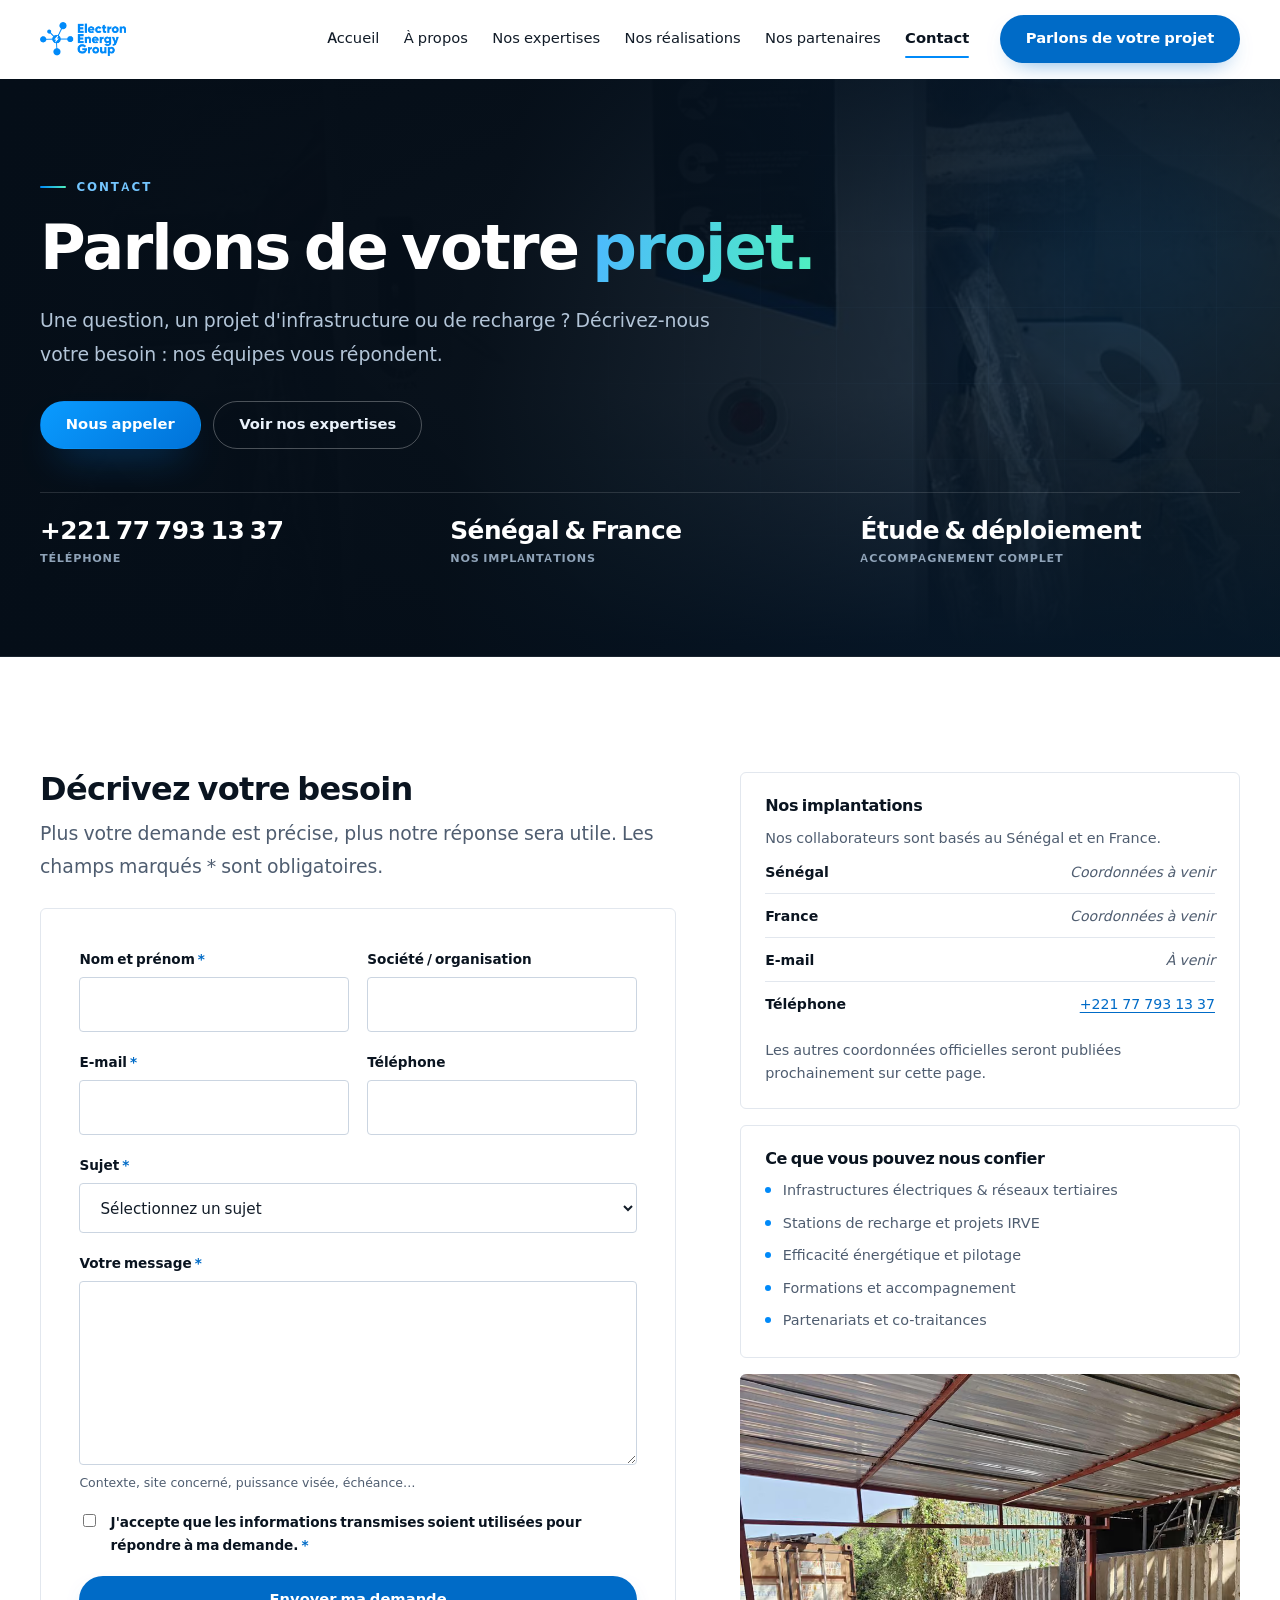
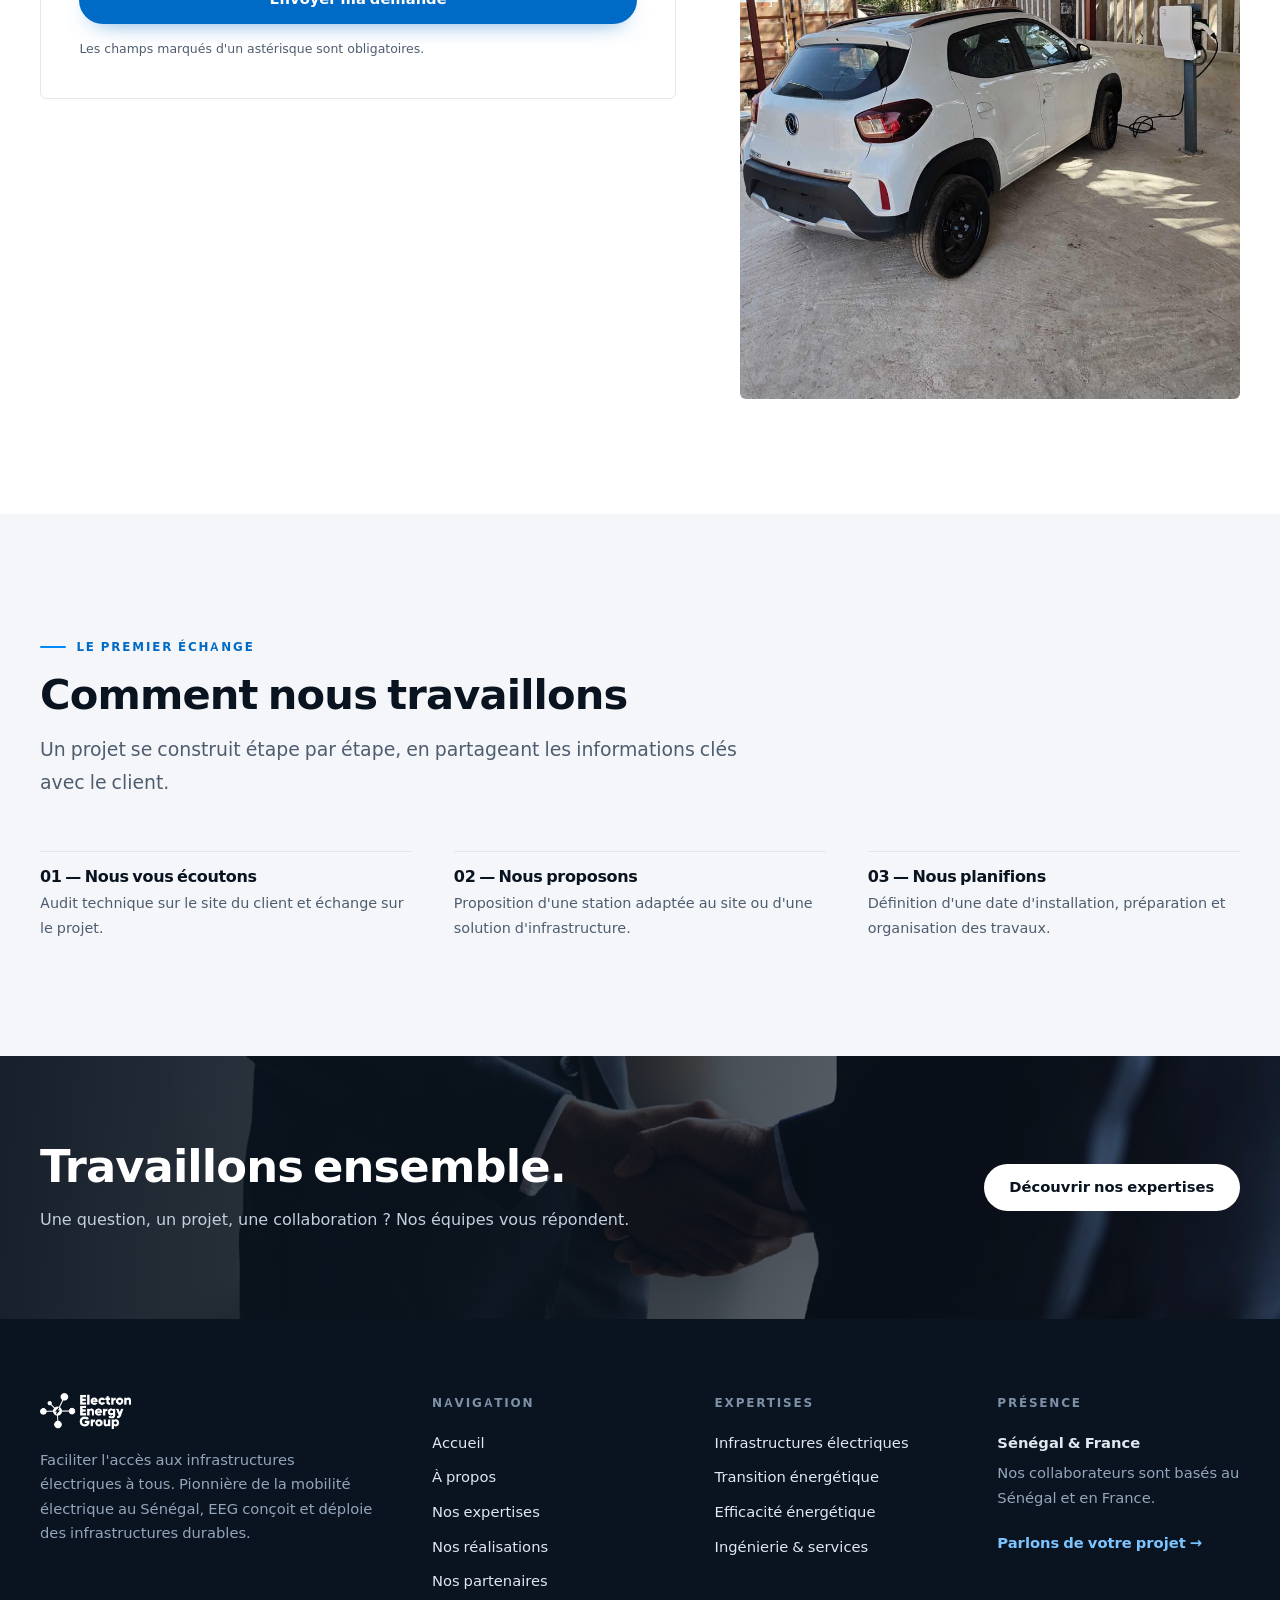
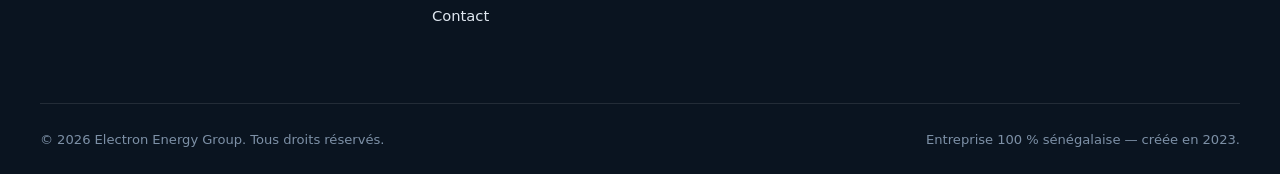
<file: contact.html>
<!DOCTYPE html>
<html lang="fr">
<head>
  <meta charset="utf-8">
  <meta name="viewport" content="width=device-width, initial-scale=1">
  <title>Contact — Electron Energy Group | Parlons de votre projet</title>
  <meta name="description" content="Un projet d'infrastructure électrique, de station de recharge ou de transition énergétique ? Contactez Electron Energy Group et décrivez votre besoin.">
  <meta name="robots" content="index, follow, max-image-preview:large, max-snippet:-1, max-video-preview:-1">
  <meta name="author" content="Electron Energy Group">
  <link rel="canonical" href="https://www.electron-energy-group.com/contact.html">
  <meta property="og:type" content="website">
  <meta property="og:site_name" content="Electron Energy Group">
  <meta property="og:title" content="Contact — Electron Energy Group">
  <meta property="og:description" content="Parlons de votre projet : infrastructures électriques, bornes de recharge, efficacité énergétique et formations.">
  <meta property="og:url" content="https://www.electron-energy-group.com/contact.html">
  <meta property="og:image" content="https://www.electron-energy-group.com/assets/img/og-image.jpg">
  <meta property="og:image:secure_url" content="https://www.electron-energy-group.com/assets/img/og-image.jpg">
  <meta property="og:image:type" content="image/jpeg">
  <meta property="og:image:width" content="1200">
  <meta property="og:image:height" content="630">
  <meta property="og:image:alt" content="Electron Energy Group — infrastructures électriques et mobilité électrique au Sénégal">
  <meta property="og:locale" content="fr_FR">
  <meta name="twitter:card" content="summary_large_image">
  <meta name="twitter:title" content="Contact — Electron Energy Group">
  <meta name="twitter:description" content="Parlons de votre projet : infrastructures électriques, bornes de recharge, efficacité énergétique et formations.">
  <meta name="twitter:image" content="https://www.electron-energy-group.com/assets/img/og-image.jpg">
  <meta name="twitter:image:alt" content="Electron Energy Group — infrastructures électriques et mobilité électrique au Sénégal">
  <meta name="theme-color" content="#008af9">
  <link rel="icon" href="/favicon.ico" sizes="any">
  <link rel="icon" type="image/png" sizes="48x48" href="assets/img/favicon-48.png">
  <link rel="icon" type="image/png" sizes="96x96" href="assets/img/favicon-96.png">
  <link rel="icon" type="image/png" sizes="32x32" href="assets/img/favicon-32.png">
  <link rel="icon" type="image/png" sizes="16x16" href="assets/img/favicon-16.png">
  <link rel="icon" type="image/png" sizes="192x192" href="assets/img/favicon-192.png">
  <link rel="icon" type="image/png" sizes="512x512" href="assets/img/favicon-512.png">
  <link rel="apple-touch-icon" sizes="180x180" href="assets/img/favicon-180.png">
  <link rel="manifest" href="site.webmanifest">
  <meta name="application-name" content="Electron Energy Group">
  <meta name="apple-mobile-web-app-title" content="Electron Energy Group">
  <link rel="preload" href="assets/fonts/space-grotesk-latin.woff2" as="font" type="font/woff2" crossorigin>
  <link rel="preload" href="assets/fonts/inter-latin.woff2" as="font" type="font/woff2" crossorigin>
  <link rel="stylesheet" href="assets/css/style.css?v=4">
  <script>document.documentElement.classList.add('js');</script>
  <script type="application/ld+json">
{
    "@context": "https://schema.org",
    "@graph": [
      {
        "@type": "BreadcrumbList",
        "@id": "https://www.electron-energy-group.com/contact.html#breadcrumb",
        "itemListElement": [
          {
            "@type": "ListItem",
            "position": 1,
            "name": "Accueil",
            "item": "https://www.electron-energy-group.com/"
          },
          {
            "@type": "ListItem",
            "position": 2,
            "name": "Contact",
            "item": "https://www.electron-energy-group.com/contact.html"
          }
        ]
      },
      {
        "@type": "ContactPage",
        "@id": "https://www.electron-energy-group.com/contact.html#webpage",
        "url": "https://www.electron-energy-group.com/contact.html",
        "name": "Contact — Electron Energy Group",
        "description": "Un projet d'infrastructure électrique, de station de recharge ou de transition énergétique ? Contactez Electron Energy Group et décrivez votre besoin.",
        "inLanguage": "fr-FR",
        "isPartOf": {
          "@id": "https://www.electron-energy-group.com/#website"
        },
        "about": {
          "@id": "https://www.electron-energy-group.com/#organization"
        },
        "breadcrumb": {
          "@id": "https://www.electron-energy-group.com/contact.html#breadcrumb"
        },
        "primaryImageOfPage": {
          "@type": "ImageObject",
          "url": "https://www.electron-energy-group.com/assets/img/og-image.jpg",
          "width": 1200,
          "height": 630
        }
      }
    ]
  }
  </script>
</head>
<body data-page="contact">
  <a class="skip-link" href="#contenu">Aller au contenu</a>

  <header class="site-header" id="entete">
    <div class="container header-inner">
      <a class="brand" href="index.html" aria-label="Electron Energy Group — accueil">
        <img src="assets/img/logo-eeg-320.png" alt="Electron Energy Group" width="320" height="127">
      </a>

      <nav class="main-nav" id="nav-principal" aria-label="Navigation principale">
        <ul>
          <li><a class="nav-link" href="index.html">Accueil</a></li>
          <li><a class="nav-link" href="a-propos.html">À propos</a></li>
          <li><a class="nav-link" href="expertises.html">Nos expertises</a></li>
          <li><a class="nav-link" href="realisations.html">Nos réalisations</a></li>
          <li><a class="nav-link" href="partenaires.html">Nos partenaires</a></li>
          <li><a class="nav-link" href="contact.html" aria-current="page">Contact</a></li>
        </ul>
        <a class="btn btn--primary nav-cta" href="contact.html">Parlons de votre projet</a>
      </nav>

      <button class="nav-toggle" type="button" aria-expanded="false" aria-controls="nav-principal" aria-label="Ouvrir le menu de navigation">
        <span></span><span></span><span></span>
      </button>
    </div>
  </header>

  <main id="contenu">
    <section class="page-hero" aria-labelledby="titre-heros">
      <div class="hero-backdrop" aria-hidden="true">
        <picture>
          <source srcset="assets/img/fast-2.avif" type="image/avif">
          <source srcset="assets/img/fast-2.webp" type="image/webp">
          <img src="assets/img/fast-2.jpg" alt="" width="900" height="1200" fetchpriority="high" decoding="async">
        </picture>
        <span class="hero-glow hero-glow--one"></span>
        <span class="hero-glow hero-glow--two"></span>
        <span class="hero-grid-lines"></span>
      </div>

      <div class="container page-hero-inner">
        <div class="page-hero-copy">
          <p class="kicker">Contact</p>
          <h1 id="titre-heros">Parlons de votre <em>projet.</em></h1>
          <p class="lead">Une question, un projet d'infrastructure ou de recharge ? Décrivez-nous votre besoin : nos équipes vous répondent.</p>
          <div class="btn-group">
            <a class="btn btn--primary" href="tel:+221777931337">Nous appeler</a>
            <a class="btn btn--ghost" href="expertises.html">Voir nos expertises</a>
          </div>
        </div>

        <ul class="page-hero-facts" aria-label="Repères">
          <li>
            <span class="fact-value">+221 77 793 13 37</span>
            <span class="fact-label">Téléphone</span>
          </li>
          <li>
            <span class="fact-value">Sénégal &amp; France</span>
            <span class="fact-label">Nos implantations</span>
          </li>
          <li>
            <span class="fact-value">Étude &amp; déploiement</span>
            <span class="fact-label">Accompagnement complet</span>
          </li>
        </ul>
      </div>
    </section>

    <section class="section" aria-labelledby="titre-formulaire">
      <div class="container contact-layout">
        <div class="reveal">
          <h2 id="titre-formulaire" style="font-size:clamp(1.5rem,2.6vw,2rem);margin-bottom:.6rem">Décrivez votre besoin</h2>
          <p class="lead" style="margin-bottom:1.6rem">Plus votre demande est précise, plus notre réponse sera utile. Les champs marqués <span class="requis" aria-hidden="true">*</span> sont obligatoires.</p>

          <form class="contact-form" id="formulaire-contact" data-endpoint="" method="post" action="#">
            <div class="form-grid">
              <div class="field">
                <label for="nom">Nom et prénom <span class="requis" aria-hidden="true">*</span></label>
                <input type="text" id="nom" name="nom" autocomplete="name" required>
              </div>

              <div class="field">
                <label for="societe">Société / organisation</label>
                <input type="text" id="societe" name="societe" autocomplete="organization">
              </div>

              <div class="field">
                <label for="email">E-mail <span class="requis" aria-hidden="true">*</span></label>
                <input type="email" id="email" name="email" autocomplete="email" required>
              </div>

              <div class="field">
                <label for="telephone">Téléphone</label>
                <input type="tel" id="telephone" name="telephone" autocomplete="tel">
              </div>

              <div class="field field--full">
                <label for="sujet">Sujet <span class="requis" aria-hidden="true">*</span></label>
                <select id="sujet" name="sujet" required>
                  <option value="" selected disabled>Sélectionnez un sujet</option>
                  <option value="infrastructures">Infrastructures électriques</option>
                  <option value="irve">Transition énergétique &amp; IRVE</option>
                  <option value="efficacite">Efficacité énergétique</option>
                  <option value="ingenierie">Ingénierie &amp; services</option>
                  <option value="formation">Formations</option>
                  <option value="partenariat">Partenariat</option>
                  <option value="autre">Autre</option>
                </select>
              </div>

              <div class="field field--full">
                <label for="message">Votre message <span class="requis" aria-hidden="true">*</span></label>
                <textarea id="message" name="message" rows="6" required></textarea>
                <span class="aide">Contexte, site concerné, puissance visée, échéance…</span>
              </div>

              <div class="field field--full">
                <label class="case" for="consentement">
                  <input type="checkbox" id="consentement" name="consentement" value="oui" required>
                  <span>J'accepte que les informations transmises soient utilisées pour répondre à ma demande. <span class="requis" aria-hidden="true">*</span></span>
                </label>
              </div>

              <div class="field field--full">
                <button class="btn btn--primary" type="submit">Envoyer ma demande</button>
                <p class="aide" style="margin-top:.5rem">Les champs marqués d'un astérisque sont obligatoires.</p>
              </div>
            </div>

            <div class="form-status" id="statut-formulaire" role="status" aria-live="polite"></div>
          </form>
        </div>

        <aside class="contact-aside" aria-labelledby="titre-coordonnees">
          <div class="info-card reveal" data-delai="1">
            <h2 id="titre-coordonnees">Nos implantations</h2>
            <p>Nos collaborateurs sont basés au Sénégal et en France.</p>
            <div class="info-row">
              <strong>Sénégal</strong>
              <span>Coordonnées à venir</span>
            </div>
            <div class="info-row">
              <strong>France</strong>
              <span>Coordonnées à venir</span>
            </div>
            <div class="info-row">
              <strong>E-mail</strong>
              <span>À venir</span>
            </div>
            <div class="info-row">
              <strong>Téléphone</strong>
              <span><a href="tel:+221777931337">+221 77 793 13 37</a></span>
            </div>
            <p class="section-note">Les autres coordonnées officielles seront publiées prochainement sur cette page.</p>
          </div>

          <div class="info-card reveal" data-delai="2">
            <h3>Ce que vous pouvez nous confier</h3>
            <ul class="info-list">
              <li>Infrastructures électriques &amp; réseaux tertiaires</li>
              <li>Stations de recharge et projets IRVE</li>
              <li>Efficacité énergétique et pilotage</li>
              <li>Formations et accompagnement</li>
              <li>Partenariats et co-traitances</li>
            </ul>
          </div>

          <figure class="figure reveal" data-delai="3">
            <div class="contact-photo">
              <picture>
                <source srcset="assets/img/photo-merci.avif" type="image/avif">
                <source srcset="assets/img/photo-merci.webp" type="image/webp">
                <img src="assets/img/photo-merci.jpg" alt="Electron Energy Group" width="900" height="1200" loading="lazy" decoding="async">
              </picture>
            </div>
          </figure>
        </aside>
      </div>
    </section>

    <!-- Premier échange -->
    <section class="section section--alt" aria-labelledby="titre-echange">
      <div class="container">
        <div class="section-head">
          <div class="section-head-copy reveal">
            <p class="kicker">Le premier échange</p>
            <h2 id="titre-echange">Comment nous travaillons</h2>
            <p class="lead">Un projet se construit étape par étape, en partageant les informations clés avec le client.</p>
          </div>
        </div>

        <div class="services-grid">
          <article class="service reveal">
            <h3>01 — Nous vous écoutons</h3>
            <p>Audit technique sur le site du client et échange sur le projet.</p>
          </article>
          <article class="service reveal" data-delai="1">
            <h3>02 — Nous proposons</h3>
            <p>Proposition d'une station adaptée au site ou d'une solution d'infrastructure.</p>
          </article>
          <article class="service reveal" data-delai="2">
            <h3>03 — Nous planifions</h3>
            <p>Définition d'une date d'installation, préparation et organisation des travaux.</p>
          </article>
        </div>
      </div>
    </section>

    <!-- CTA -->
    <section class="cta-band" aria-labelledby="titre-cta">
      <div class="cta-band-bg" aria-hidden="true">
        <picture>
          <source srcset="assets/img/bande-travaillons.avif" type="image/avif">
          <source srcset="assets/img/bande-travaillons.webp" type="image/webp">
          <img src="assets/img/bande-travaillons.jpg" alt="" width="1536" height="615" loading="lazy" decoding="async">
        </picture>
      </div>
      <div class="container cta-inner">
        <div>
          <h2 id="titre-cta">Travaillons ensemble.</h2>
          <p>Une question, un projet, une collaboration ? Nos équipes vous répondent.</p>
        </div>
        <a class="btn btn--light" href="expertises.html">Découvrir nos expertises</a>
      </div>
    </section>
  </main>

  <footer class="site-footer">
    <div class="container footer-grid">
      <div class="footer-brand">
        <img src="assets/img/logo-eeg-blanc-320.png" alt="Electron Energy Group" width="320" height="127" loading="lazy">
        <p>Faciliter l'accès aux infrastructures électriques à tous. Pionnière de la mobilité électrique au Sénégal, EEG conçoit et déploie des infrastructures durables.</p>
      </div>

      <nav aria-label="Navigation du pied de page">
        <p class="footer-title">Navigation</p>
        <ul class="footer-list">
          <li><a href="index.html">Accueil</a></li>
          <li><a href="a-propos.html">À propos</a></li>
          <li><a href="expertises.html">Nos expertises</a></li>
          <li><a href="realisations.html">Nos réalisations</a></li>
          <li><a href="partenaires.html">Nos partenaires</a></li>
          <li><a href="contact.html">Contact</a></li>
        </ul>
      </nav>

      <div>
        <p class="footer-title">Expertises</p>
        <ul class="footer-list">
          <li><a href="expertises.html#infrastructures">Infrastructures électriques</a></li>
          <li><a href="expertises.html#transition">Transition énergétique</a></li>
          <li><a href="expertises.html#efficacite">Efficacité énergétique</a></li>
          <li><a href="expertises.html#ingenierie">Ingénierie &amp; services</a></li>
        </ul>
      </div>

      <div>
        <p class="footer-title">Présence</p>
        <p class="footer-note"><strong>Sénégal &amp; France</strong>Nos collaborateurs sont basés au Sénégal et en France.</p>
        <a class="footer-cta" href="contact.html">Parlons de votre projet →</a>
      </div>
    </div>

    <div class="container footer-bottom">
      <p>© <span id="annee">2026</span> Electron Energy Group. Tous droits réservés.</p>
      <p>Entreprise 100 % sénégalaise — créée en 2023.</p>
    </div>
  </footer>

  <script src="assets/js/main.js" defer></script>
  <nav class="bottom-nav" aria-label="Navigation mobile">
    <a href="index.html">
      <svg viewBox="0 0 24 24" aria-hidden="true"><path d="M3 10.5 12 3l9 7.5"/><path d="M5.5 9.5V20h13V9.5"/></svg>
      <span>Accueil</span>
    </a>
    <a href="a-propos.html">
      <svg viewBox="0 0 24 24" aria-hidden="true"><circle cx="12" cy="12" r="9"/><path d="M12 10.5v6"/><circle cx="12" cy="7.5" r="0.8" fill="currentColor" stroke="none"/></svg>
      <span>À propos</span>
    </a>
    <a href="expertises.html">
      <svg viewBox="0 0 24 24" aria-hidden="true"><rect x="3.5" y="3.5" width="7" height="7" rx="1.5"/><rect x="13" y="3.5" width="7" height="7" rx="1.5"/><rect x="3.5" y="13" width="7" height="7" rx="1.5"/><rect x="13" y="13" width="7" height="7" rx="1.5"/></svg>
      <span>Expertises</span>
    </a>
    <a href="realisations.html">
      <svg viewBox="0 0 24 24" aria-hidden="true"><rect x="3.5" y="5" width="17" height="13" rx="2"/><circle cx="8.5" cy="10" r="1.6"/><path d="M6 16l4-4 3 3 4.5-4.5"/></svg>
      <span>Réalisations</span>
    </a>
    <a href="partenaires.html">
      <svg viewBox="0 0 24 24" aria-hidden="true"><circle cx="8" cy="8" r="3"/><circle cx="16" cy="8" r="3"/><path d="M3.5 18c0-2.5 2-4.5 4.5-4.5S12.5 15.5 12.5 18"/><path d="M11.5 18c0-2.5 2-4.5 4.5-4.5s4.5 2 4.5 4.5"/></svg>
      <span>Partenaires</span>
    </a>
    <a href="contact.html" aria-current="page">
      <svg viewBox="0 0 24 24" aria-hidden="true"><rect x="3" y="5" width="18" height="14" rx="2"/><path d="M4 7l8 6 8-6"/></svg>
      <span>Contact</span>
    </a>
  </nav>
</body>
</html>
</file>
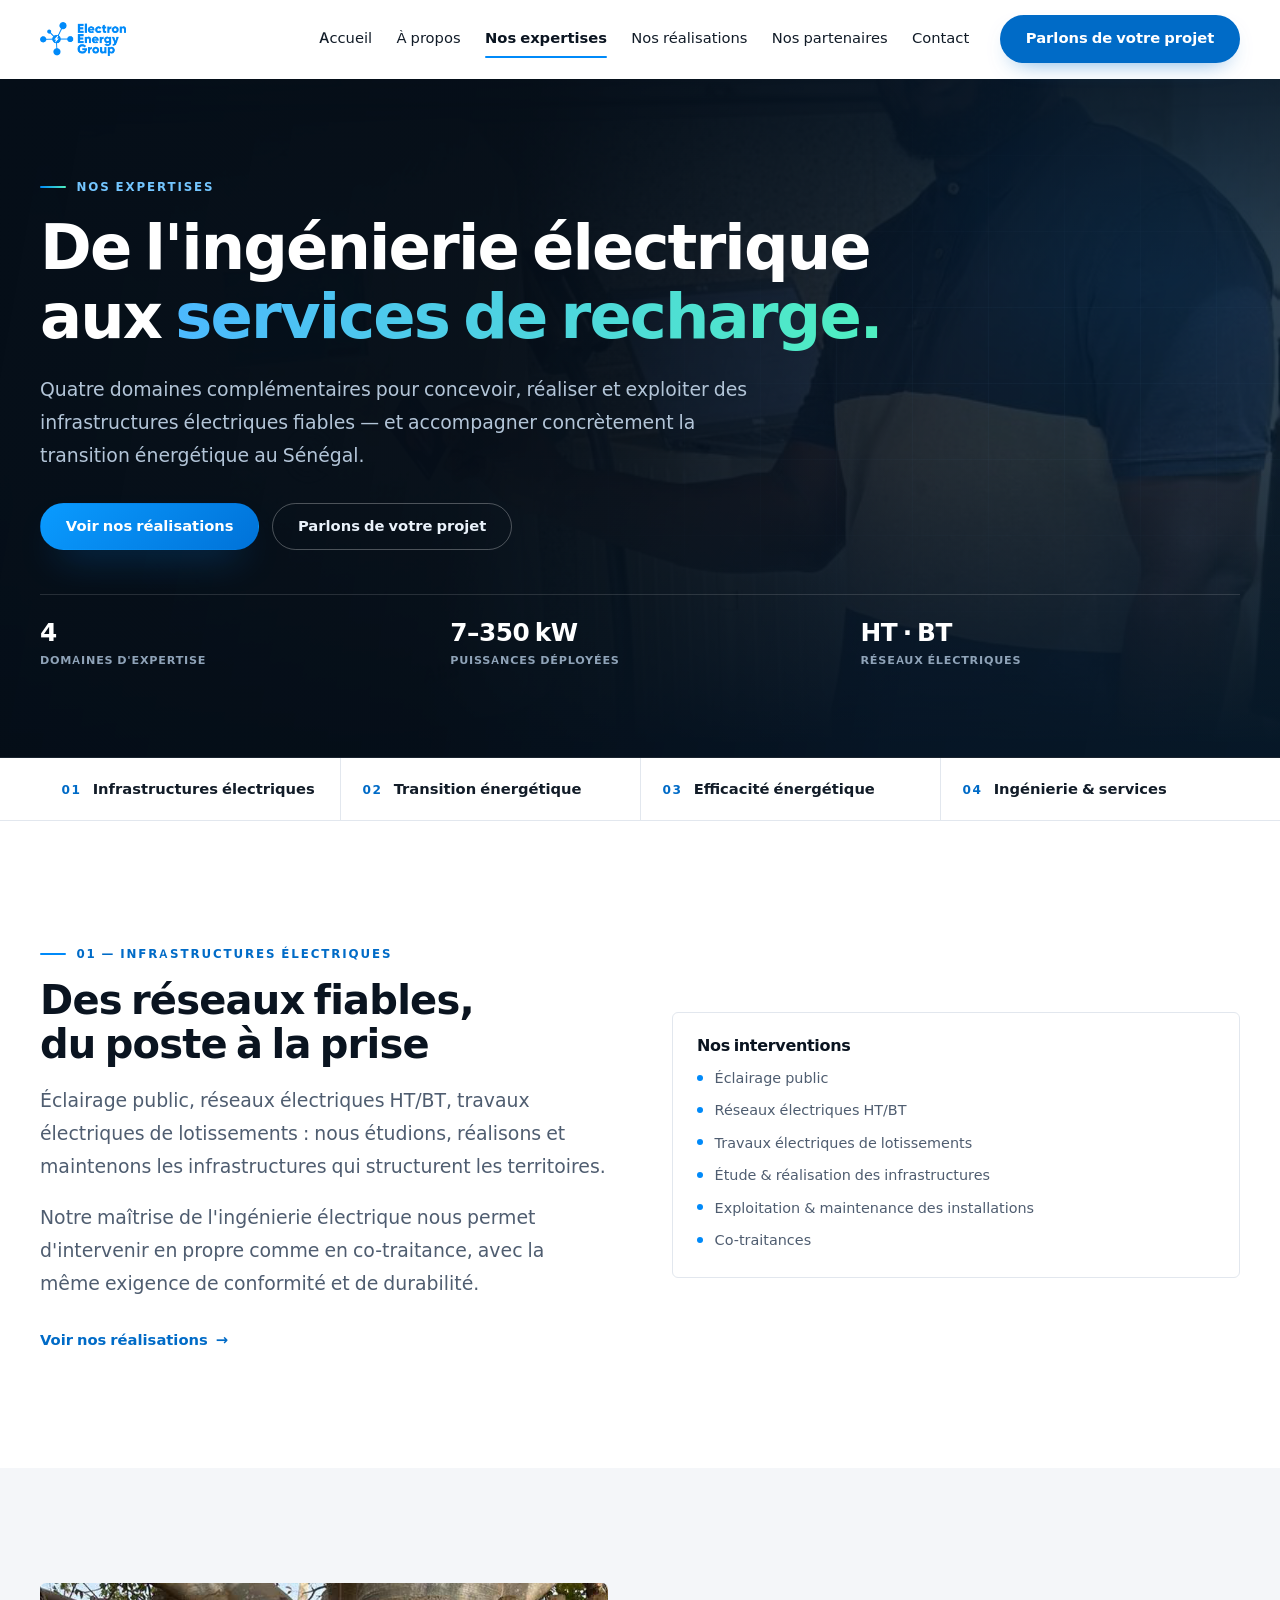
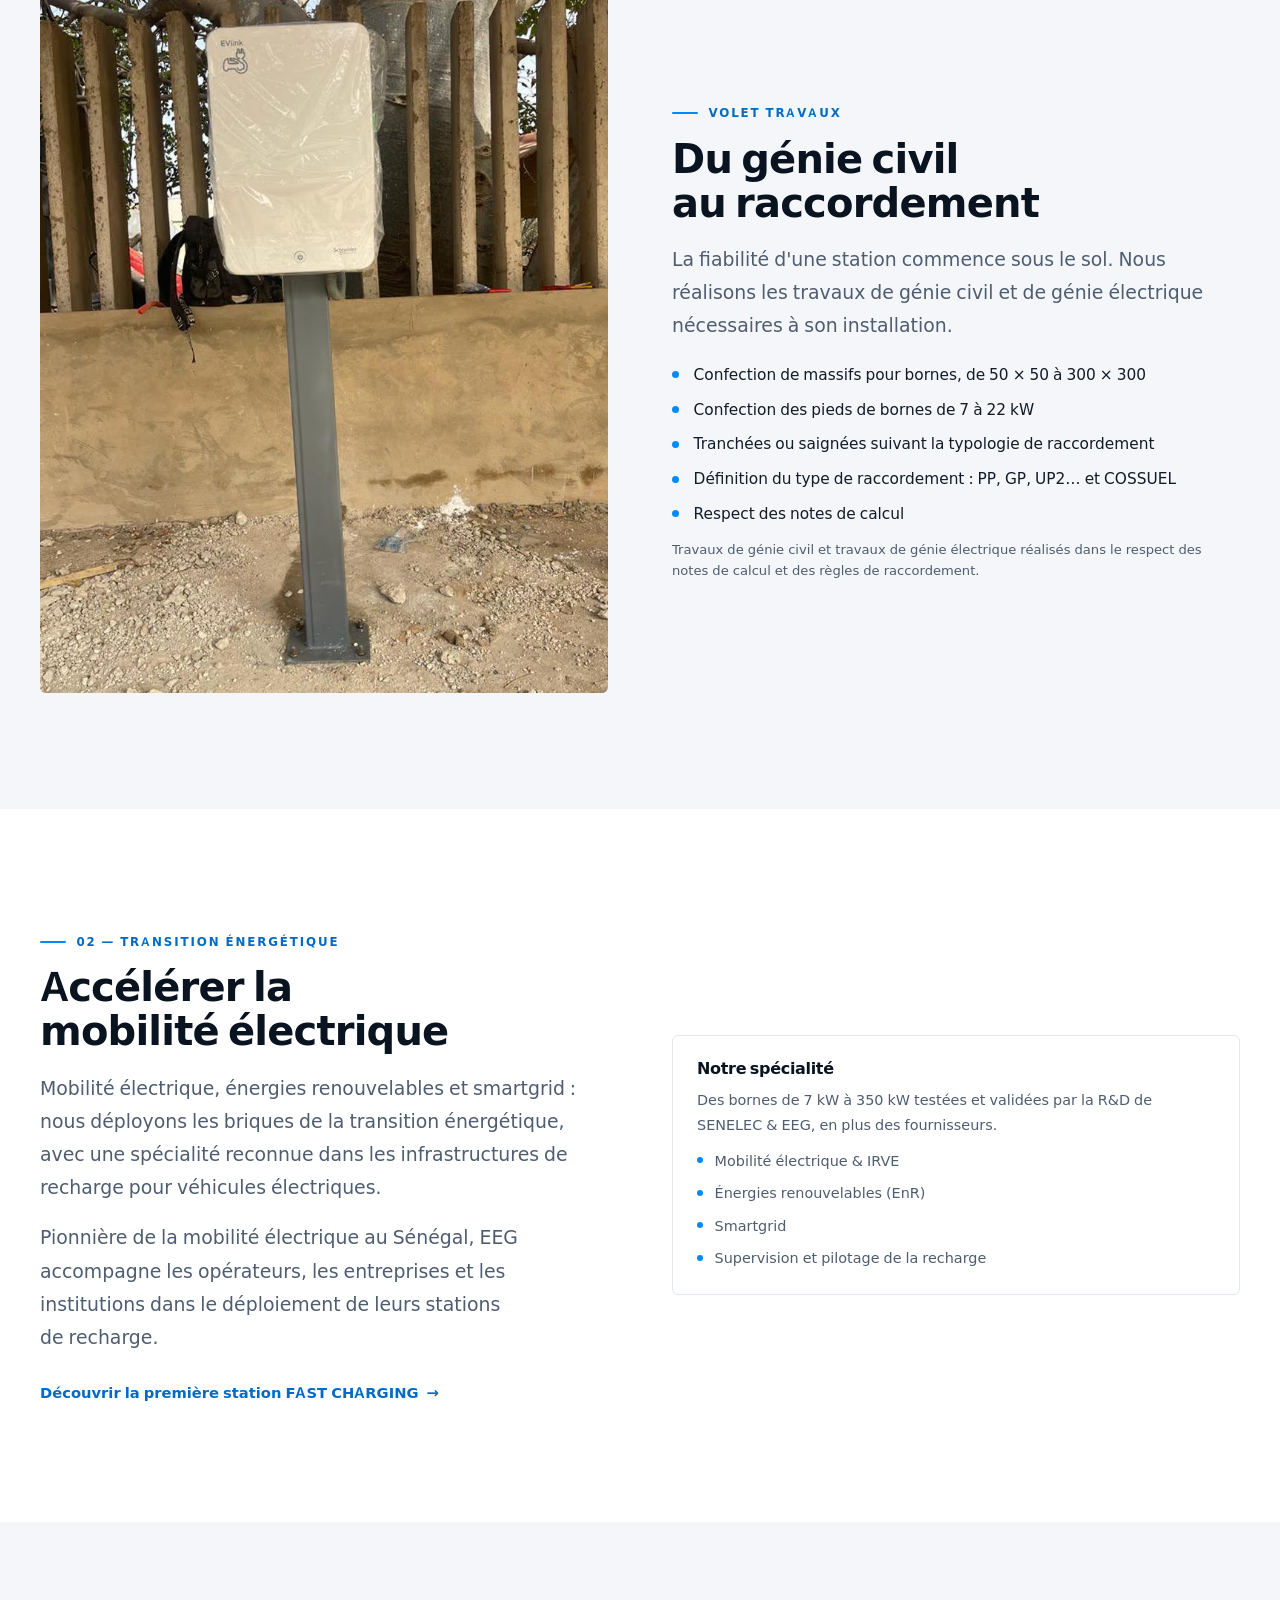
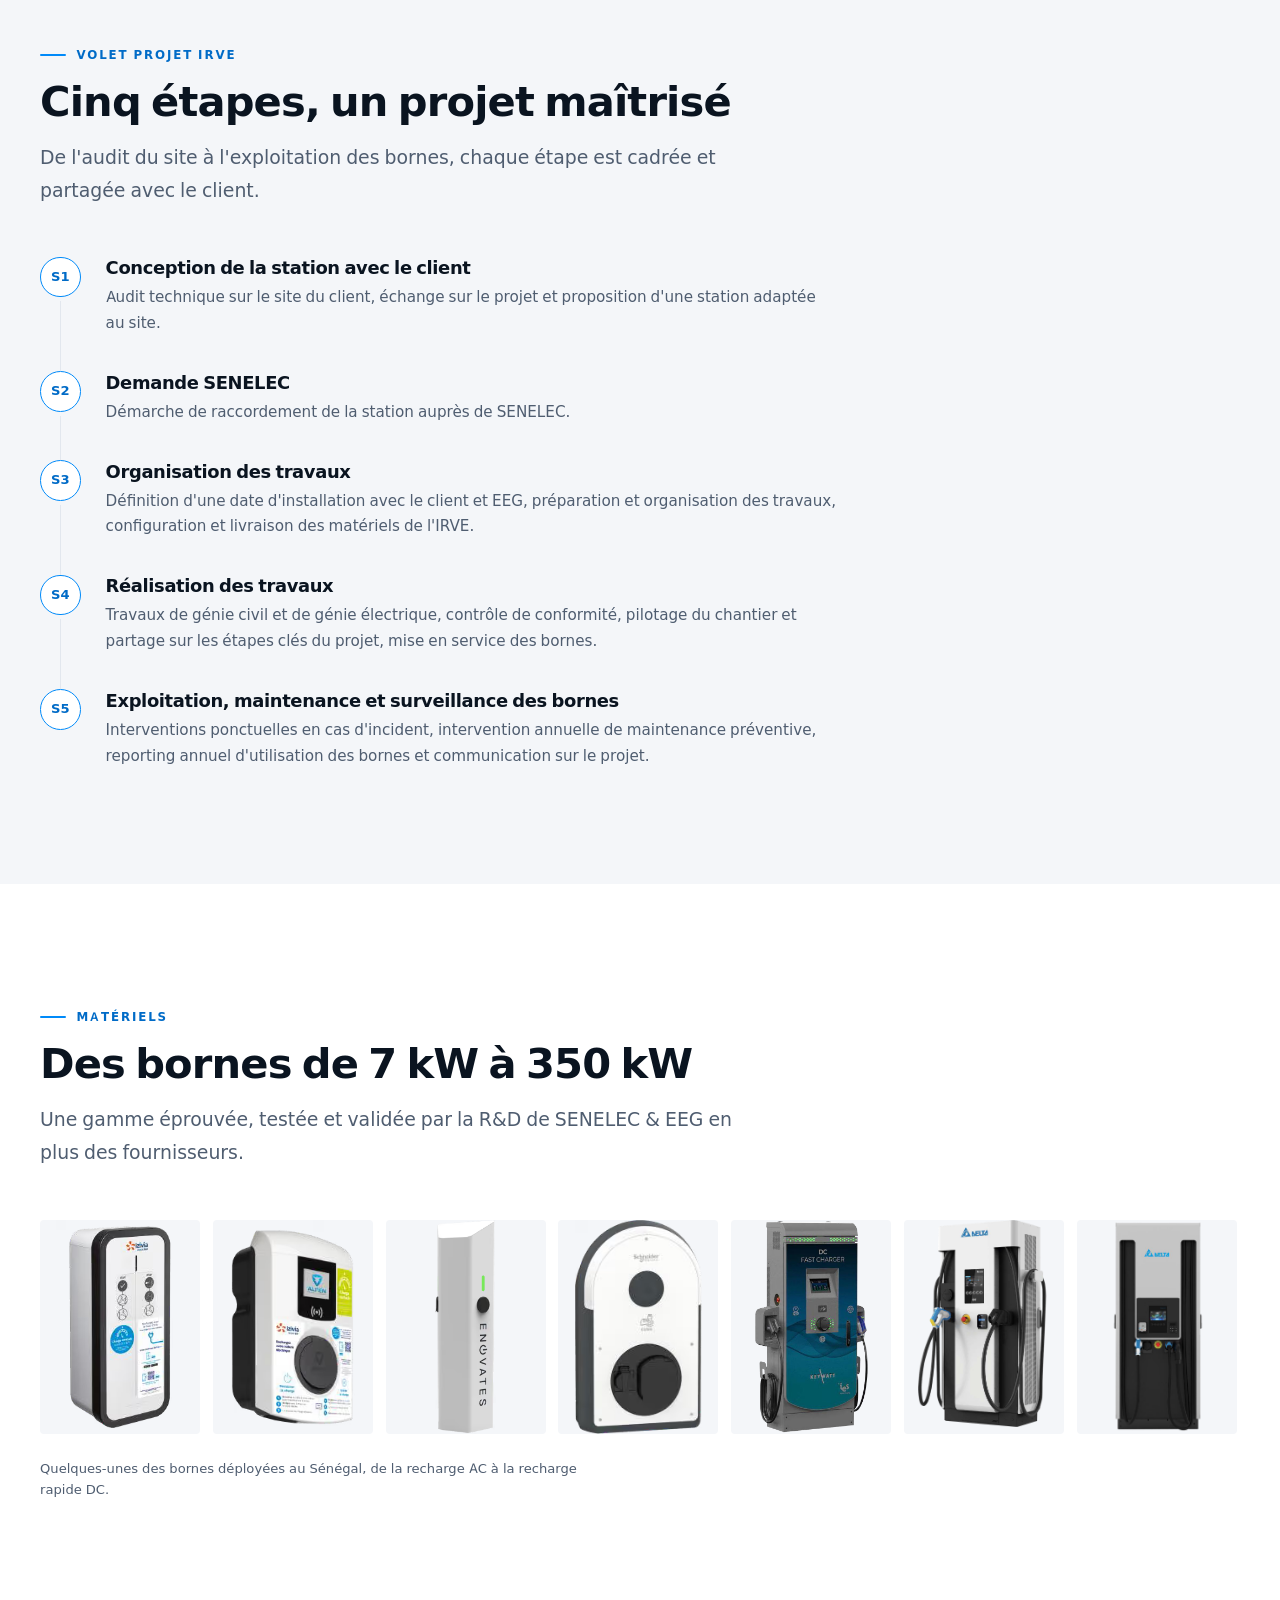
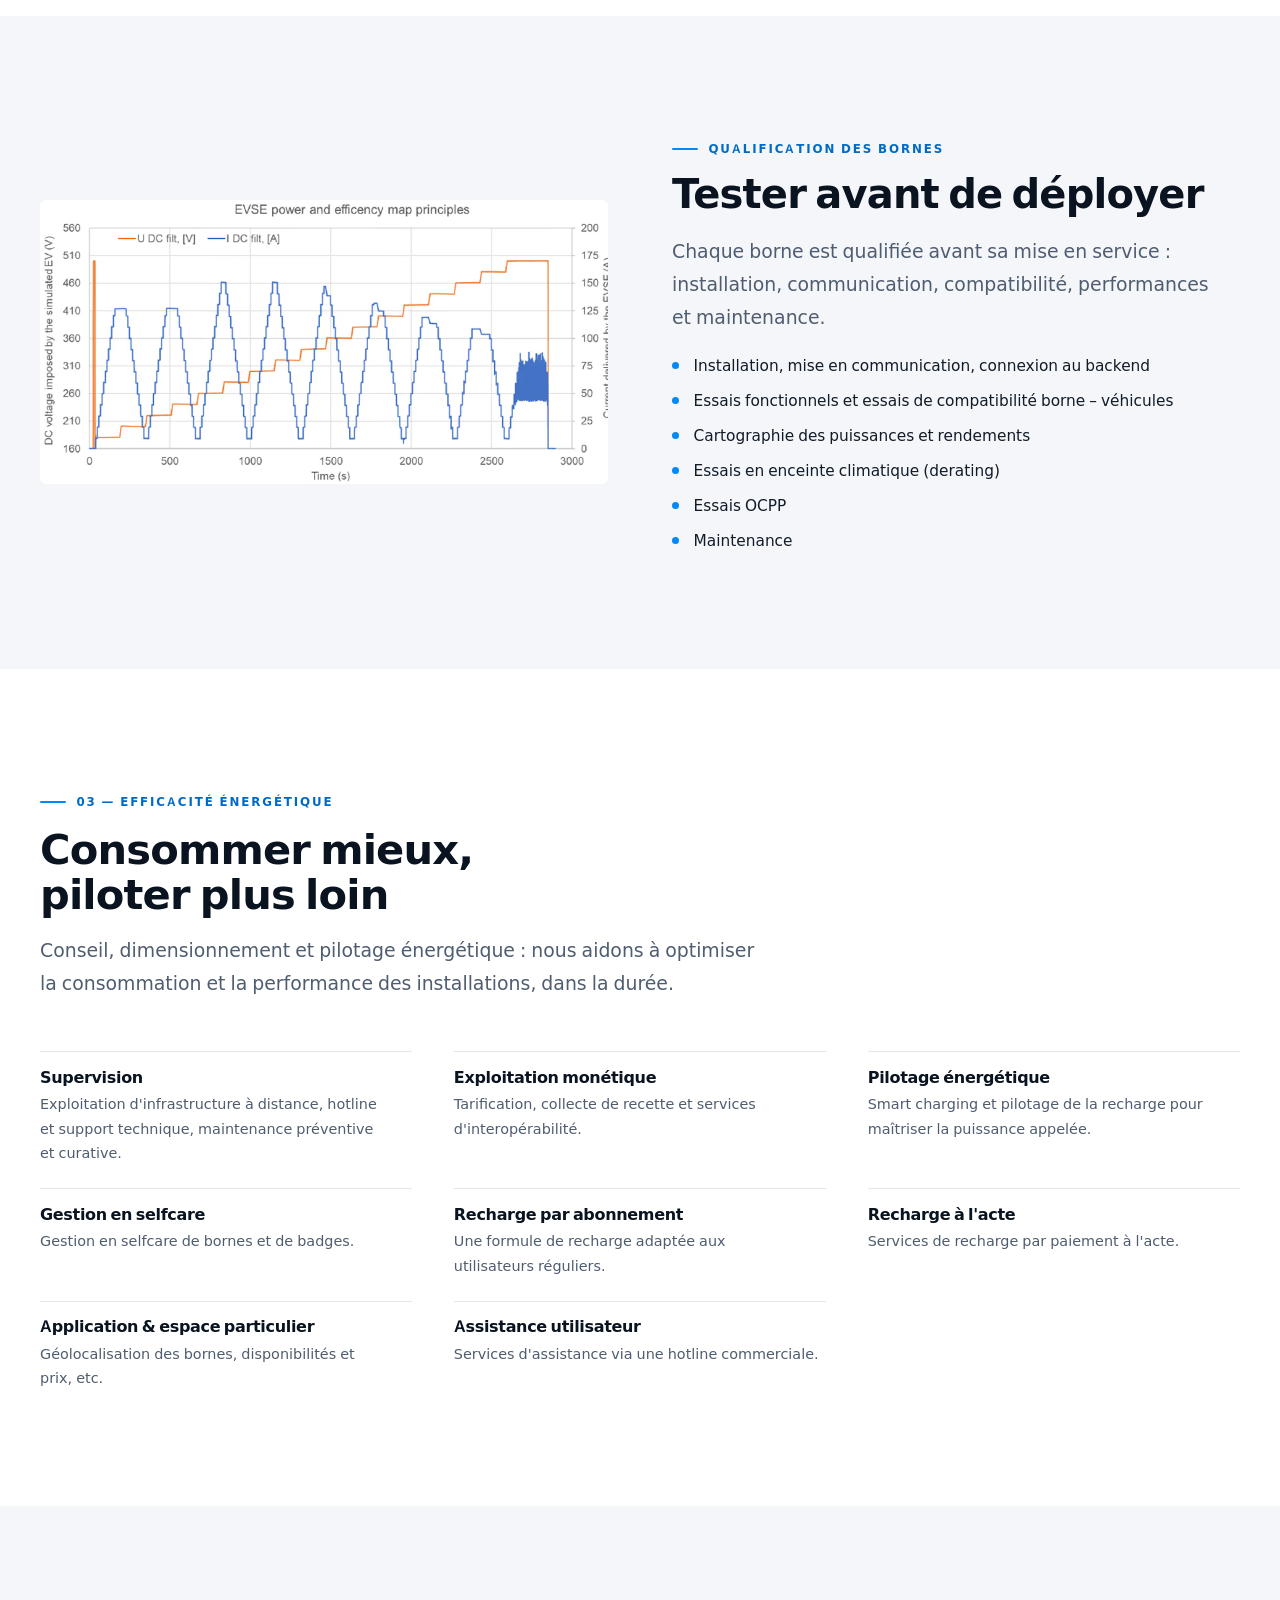
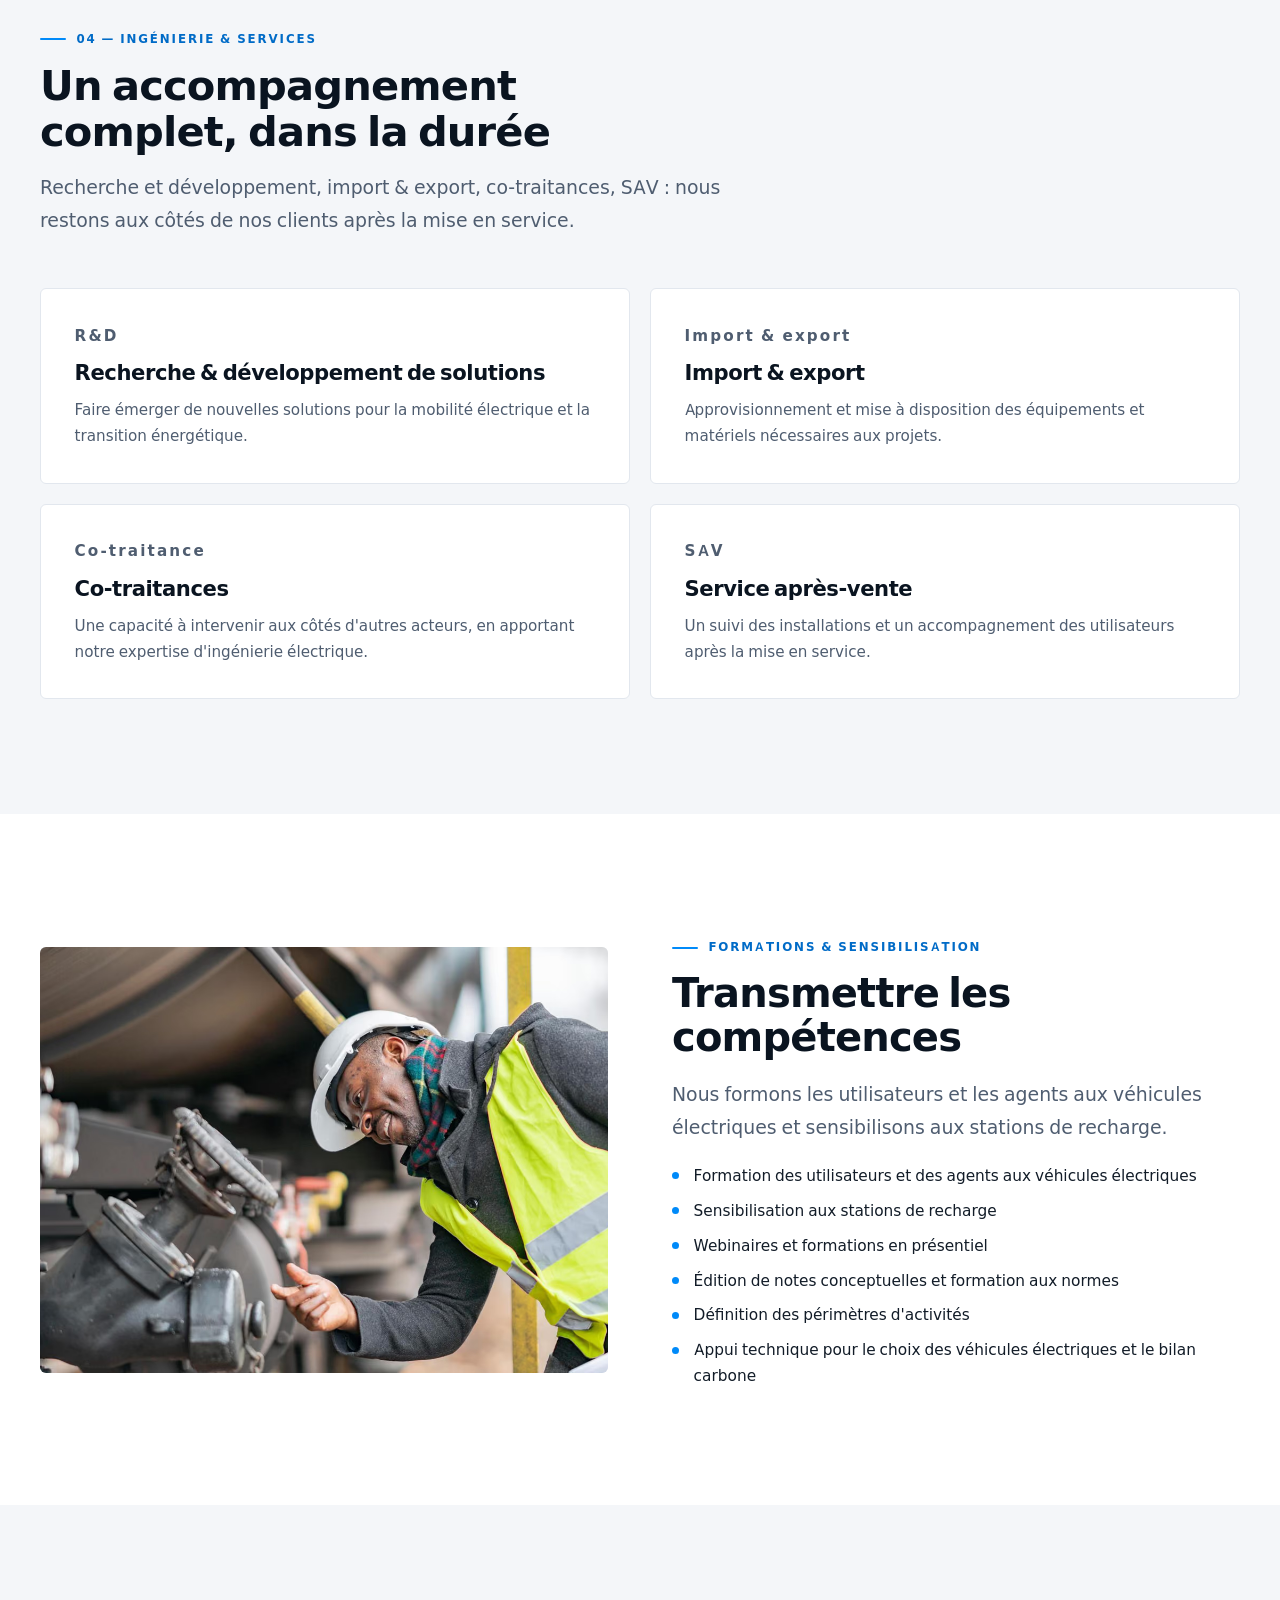
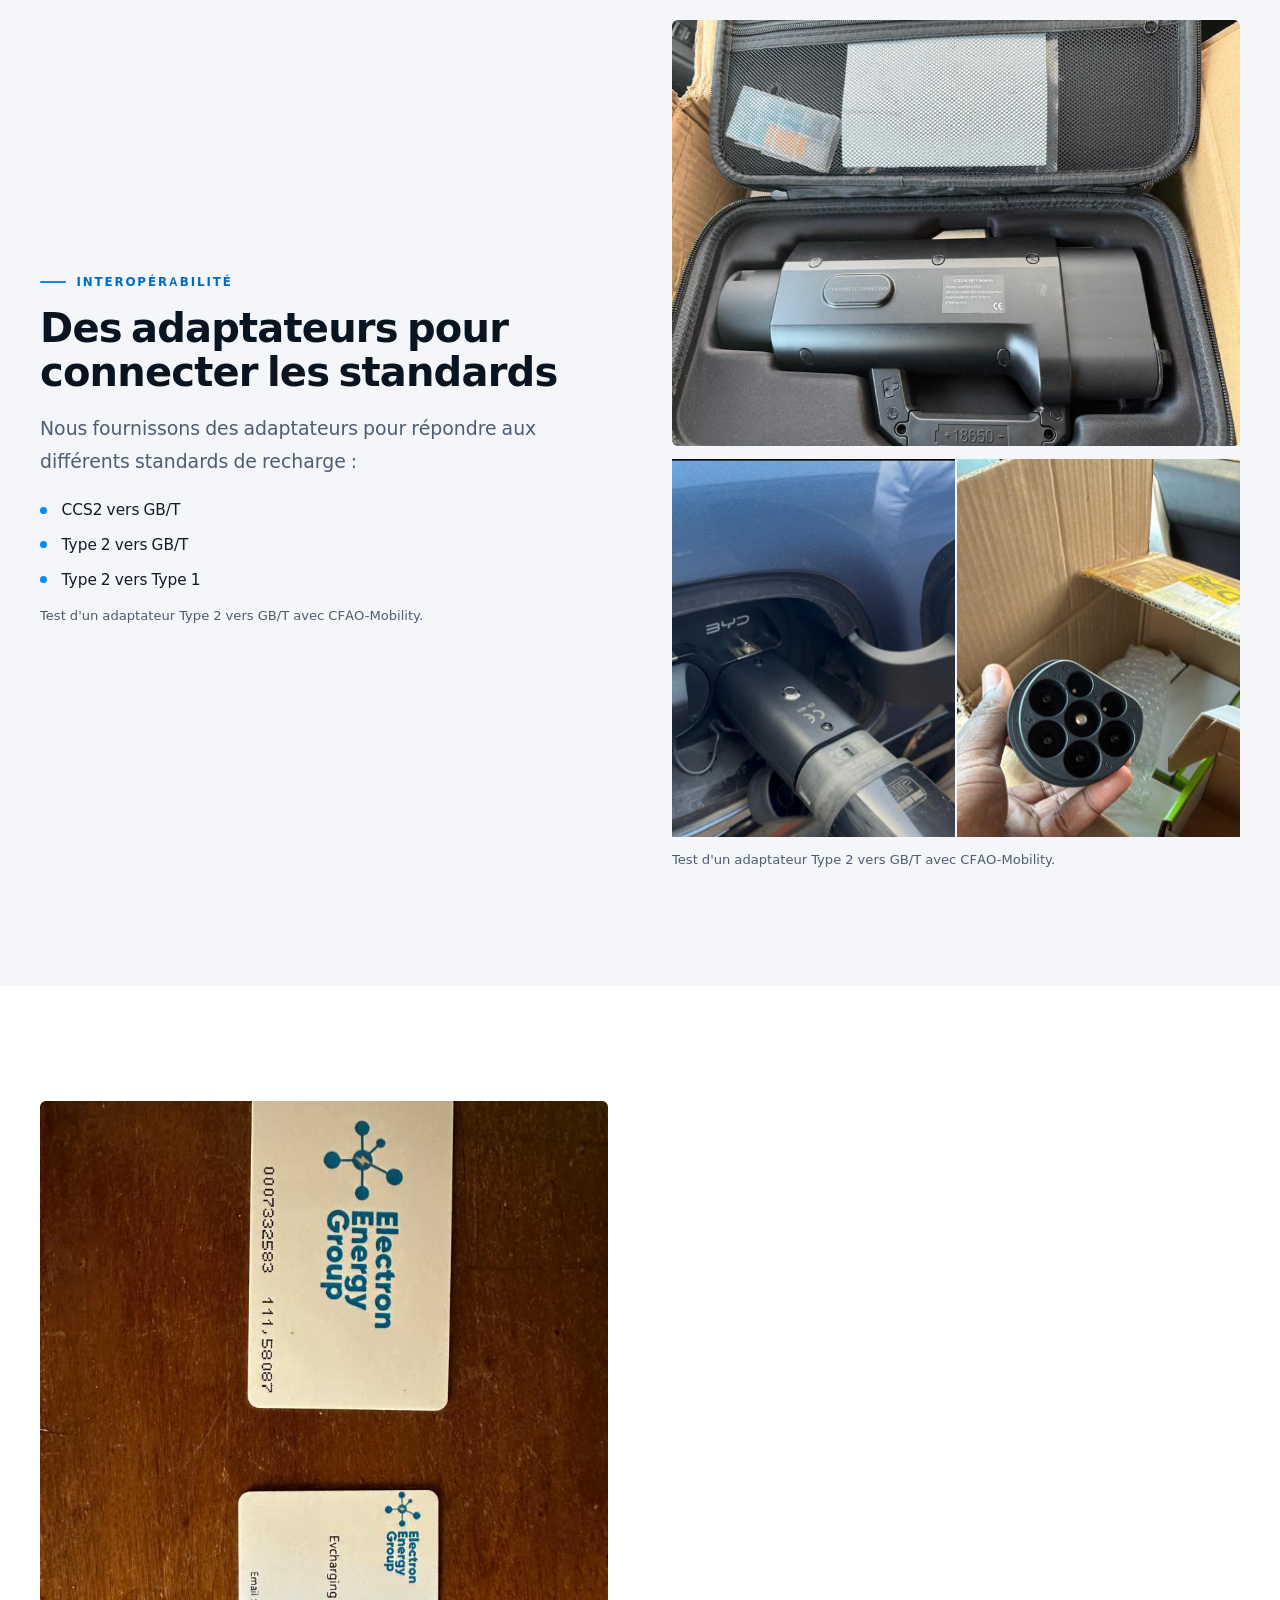
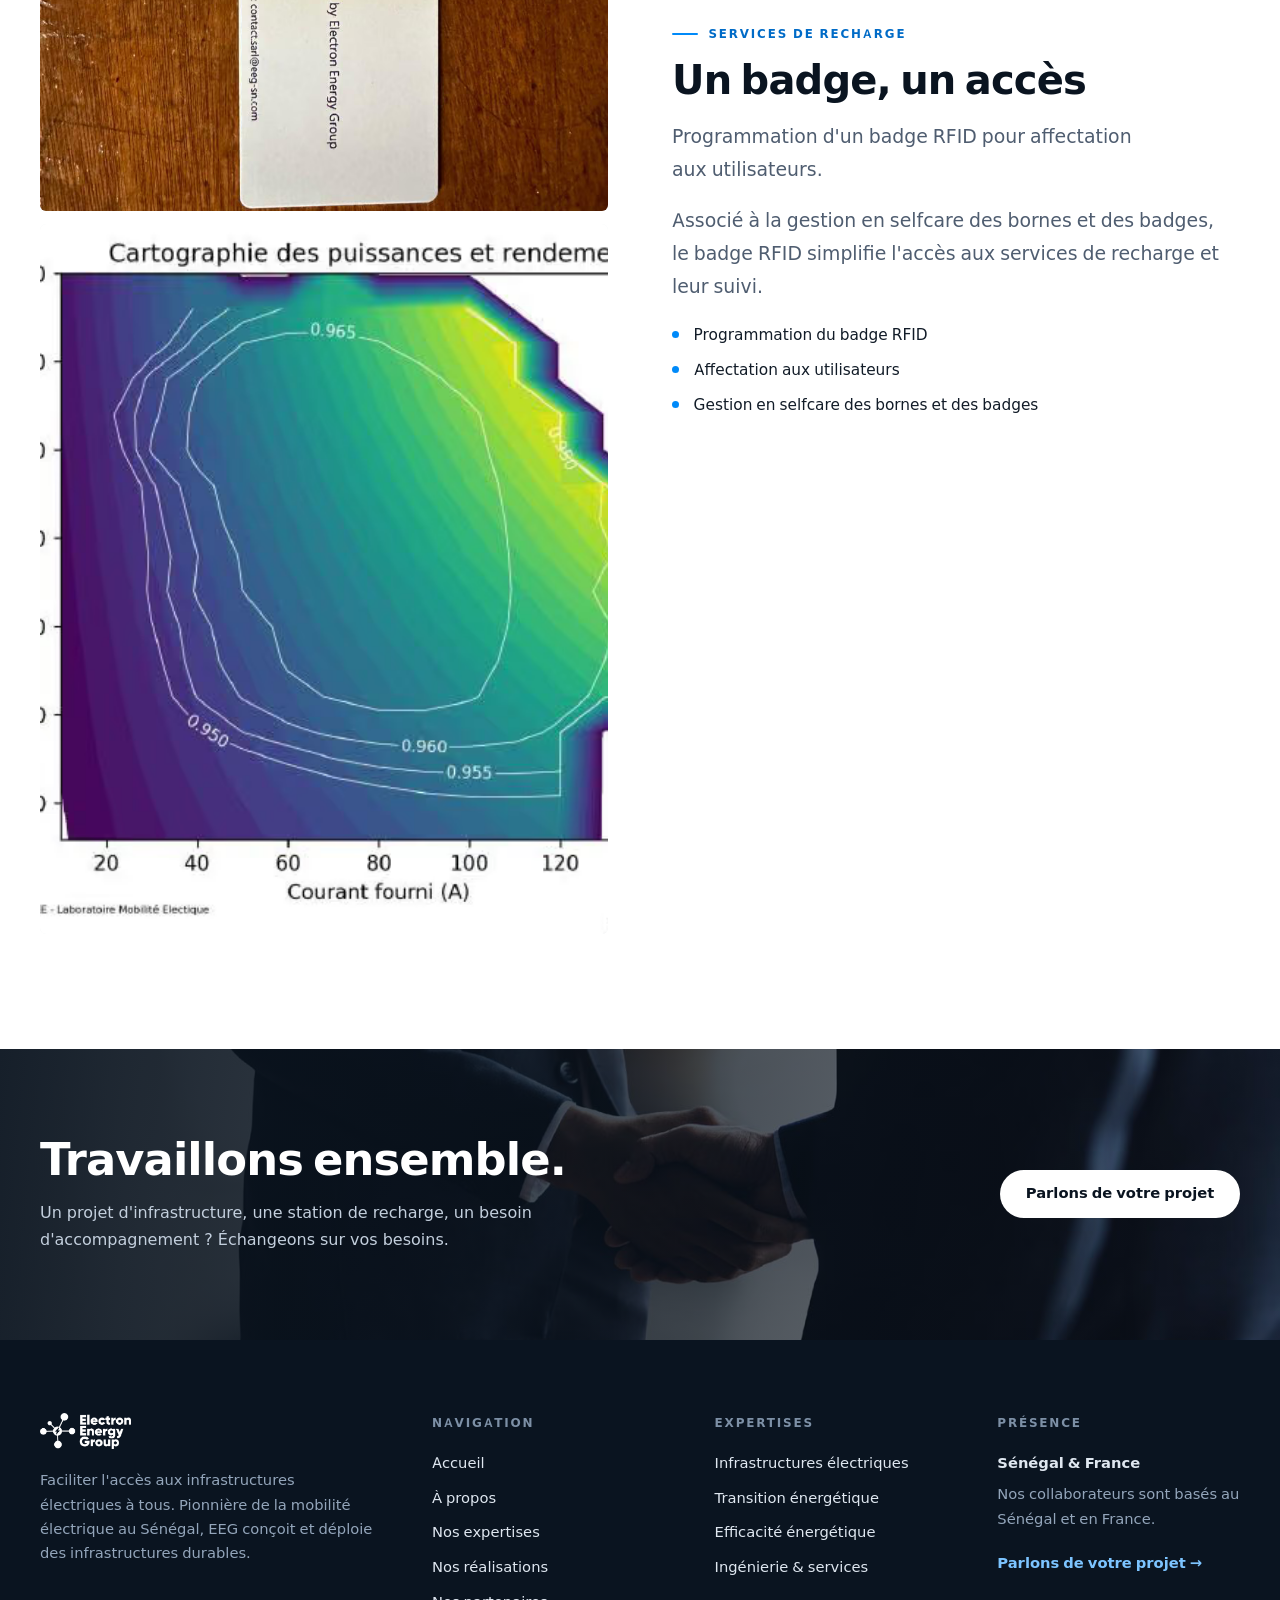
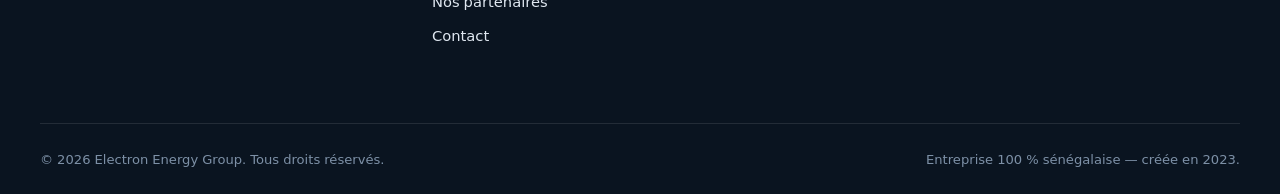
<file: expertises.html>
<!DOCTYPE html>
<html lang="fr">
<head>
  <meta charset="utf-8">
  <meta name="viewport" content="width=device-width, initial-scale=1">
  <title>Nos expertises — Electron Energy Group | IRVE &amp; réseaux</title>
  <meta name="description" content="Infrastructures électriques, transition et efficacité énergétiques, ingénierie : les quatre domaines d'expertise d'EEG, de l'étude à l'exploitation.">
  <meta name="robots" content="index, follow, max-image-preview:large, max-snippet:-1, max-video-preview:-1">
  <meta name="author" content="Electron Energy Group">
  <link rel="canonical" href="https://www.electron-energy-group.com/expertises.html">
  <meta property="og:type" content="website">
  <meta property="og:site_name" content="Electron Energy Group">
  <meta property="og:title" content="Nos expertises — Electron Energy Group">
  <meta property="og:description" content="De l'ingénierie électrique aux services de recharge : quatre domaines complémentaires, de l'étude à l'exploitation.">
  <meta property="og:url" content="https://www.electron-energy-group.com/expertises.html">
  <meta property="og:image" content="https://www.electron-energy-group.com/assets/img/og-image.jpg">
  <meta property="og:image:secure_url" content="https://www.electron-energy-group.com/assets/img/og-image.jpg">
  <meta property="og:image:type" content="image/jpeg">
  <meta property="og:image:width" content="1200">
  <meta property="og:image:height" content="630">
  <meta property="og:image:alt" content="Electron Energy Group — infrastructures électriques et mobilité électrique au Sénégal">
  <meta property="og:locale" content="fr_FR">
  <meta name="twitter:card" content="summary_large_image">
  <meta name="twitter:title" content="Nos expertises — Electron Energy Group">
  <meta name="twitter:description" content="De l'ingénierie électrique aux services de recharge : quatre domaines complémentaires, de l'étude à l'exploitation.">
  <meta name="twitter:image" content="https://www.electron-energy-group.com/assets/img/og-image.jpg">
  <meta name="twitter:image:alt" content="Electron Energy Group — infrastructures électriques et mobilité électrique au Sénégal">
  <meta name="theme-color" content="#008af9">
  <link rel="icon" href="/favicon.ico" sizes="any">
  <link rel="icon" type="image/png" sizes="48x48" href="assets/img/favicon-48.png">
  <link rel="icon" type="image/png" sizes="96x96" href="assets/img/favicon-96.png">
  <link rel="icon" type="image/png" sizes="32x32" href="assets/img/favicon-32.png">
  <link rel="icon" type="image/png" sizes="16x16" href="assets/img/favicon-16.png">
  <link rel="icon" type="image/png" sizes="192x192" href="assets/img/favicon-192.png">
  <link rel="icon" type="image/png" sizes="512x512" href="assets/img/favicon-512.png">
  <link rel="apple-touch-icon" sizes="180x180" href="assets/img/favicon-180.png">
  <link rel="manifest" href="site.webmanifest">
  <meta name="application-name" content="Electron Energy Group">
  <meta name="apple-mobile-web-app-title" content="Electron Energy Group">
  <link rel="preload" href="assets/fonts/space-grotesk-latin.woff2" as="font" type="font/woff2" crossorigin>
  <link rel="preload" href="assets/fonts/inter-latin.woff2" as="font" type="font/woff2" crossorigin>
  <link rel="stylesheet" href="assets/css/style.css?v=4">
  <script>document.documentElement.classList.add('js');</script>
  <script type="application/ld+json">
{
    "@context": "https://schema.org",
    "@graph": [
      {
        "@type": "BreadcrumbList",
        "@id": "https://www.electron-energy-group.com/expertises.html#breadcrumb",
        "itemListElement": [
          {
            "@type": "ListItem",
            "position": 1,
            "name": "Accueil",
            "item": "https://www.electron-energy-group.com/"
          },
          {
            "@type": "ListItem",
            "position": 2,
            "name": "Nos expertises",
            "item": "https://www.electron-energy-group.com/expertises.html"
          }
        ]
      },
      {
        "@type": "CollectionPage",
        "@id": "https://www.electron-energy-group.com/expertises.html#webpage",
        "url": "https://www.electron-energy-group.com/expertises.html",
        "name": "Nos expertises — Electron Energy Group",
        "description": "Infrastructures électriques, transition et efficacité énergétiques, ingénierie : les quatre domaines d'expertise d'EEG, de l'étude à l'exploitation.",
        "inLanguage": "fr-FR",
        "isPartOf": {
          "@id": "https://www.electron-energy-group.com/#website"
        },
        "about": {
          "@id": "https://www.electron-energy-group.com/#organization"
        },
        "breadcrumb": {
          "@id": "https://www.electron-energy-group.com/expertises.html#breadcrumb"
        },
        "primaryImageOfPage": {
          "@type": "ImageObject",
          "url": "https://www.electron-energy-group.com/assets/img/og-image.jpg",
          "width": 1200,
          "height": 630
        }
      }
    ]
  }
  </script>
</head>
<body data-page="expertises">
  <a class="skip-link" href="#contenu">Aller au contenu</a>

  <header class="site-header" id="entete">
    <div class="container header-inner">
      <a class="brand" href="index.html" aria-label="Electron Energy Group — accueil">
        <img src="assets/img/logo-eeg-320.png" alt="Electron Energy Group" width="320" height="127">
      </a>

      <nav class="main-nav" id="nav-principal" aria-label="Navigation principale">
        <ul>
          <li><a class="nav-link" href="index.html">Accueil</a></li>
          <li><a class="nav-link" href="a-propos.html">À propos</a></li>
          <li><a class="nav-link" href="expertises.html" aria-current="page">Nos expertises</a></li>
          <li><a class="nav-link" href="realisations.html">Nos réalisations</a></li>
          <li><a class="nav-link" href="partenaires.html">Nos partenaires</a></li>
          <li><a class="nav-link" href="contact.html">Contact</a></li>
        </ul>
        <a class="btn btn--primary nav-cta" href="contact.html">Parlons de votre projet</a>
      </nav>

      <button class="nav-toggle" type="button" aria-expanded="false" aria-controls="nav-principal" aria-label="Ouvrir le menu de navigation">
        <span></span><span></span><span></span>
      </button>
    </div>
  </header>

  <main id="contenu">
    <section class="page-hero" aria-labelledby="titre-heros">
      <div class="hero-backdrop" aria-hidden="true">
        <picture>
          <source srcset="assets/img/senelec-1.avif" type="image/avif">
          <source srcset="assets/img/senelec-1.webp" type="image/webp">
          <img src="assets/img/senelec-1.jpg" alt="" width="810" height="1080" fetchpriority="high" decoding="async">
        </picture>
        <span class="hero-glow hero-glow--one"></span>
        <span class="hero-glow hero-glow--two"></span>
        <span class="hero-grid-lines"></span>
      </div>

      <div class="container page-hero-inner">
        <div class="page-hero-copy">
          <p class="kicker">Nos expertises</p>
          <h1 id="titre-heros">De l'ingénierie électrique aux <em>services de recharge.</em></h1>
          <p class="lead">Quatre domaines complémentaires pour concevoir, réaliser et exploiter des infrastructures électriques fiables — et accompagner concrètement la transition énergétique au Sénégal.</p>
          <div class="btn-group">
            <a class="btn btn--primary" href="realisations.html">Voir nos réalisations</a>
            <a class="btn btn--ghost" href="contact.html">Parlons de votre projet</a>
          </div>
        </div>

        <ul class="page-hero-facts" aria-label="Repères">
          <li>
            <span class="fact-value">4</span>
            <span class="fact-label">Domaines d'expertise</span>
          </li>
          <li>
            <span class="fact-value">7–350 kW</span>
            <span class="fact-label">Puissances déployées</span>
          </li>
          <li>
            <span class="fact-value">HT · BT</span>
            <span class="fact-label">Réseaux électriques</span>
          </li>
        </ul>
      </div>
    </section>

    <nav class="expertise-nav" aria-label="Domaines d'expertise">
      <div class="container">
        <ul>
          <li><a href="#infrastructures"><span class="num" aria-hidden="true">01</span> Infrastructures électriques</a></li>
          <li><a href="#transition"><span class="num" aria-hidden="true">02</span> Transition énergétique</a></li>
          <li><a href="#efficacite"><span class="num" aria-hidden="true">03</span> Efficacité énergétique</a></li>
          <li><a href="#ingenierie"><span class="num" aria-hidden="true">04</span> Ingénierie &amp; services</a></li>
        </ul>
      </div>
    </nav>

    <!-- 01 — Infrastructures -->
    <section class="section" id="infrastructures" aria-labelledby="titre-infrastructures">
      <div class="container split">
        <div class="split-copy reveal">
          <p class="kicker">01 — Infrastructures électriques</p>
          <h2 id="titre-infrastructures">Des réseaux fiables, du poste à la prise</h2>
          <p class="lead">Éclairage public, réseaux électriques HT/BT, travaux électriques de lotissements : nous étudions, réalisons et maintenons les infrastructures qui structurent les territoires.</p>
          <p class="lead">Notre maîtrise de l'ingénierie électrique nous permet d'intervenir en propre comme en co-traitance, avec la même exigence de conformité et de durabilité.</p>
          <p style="margin-top:1.6rem"><a class="link-arrow" href="realisations.html">Voir nos réalisations</a></p>
        </div>

        <div class="info-card reveal" data-delai="1">
          <h3>Nos interventions</h3>
          <ul class="info-list">
            <li>Éclairage public</li>
            <li>Réseaux électriques HT/BT</li>
            <li>Travaux électriques de lotissements</li>
            <li>Étude &amp; réalisation des infrastructures</li>
            <li>Exploitation &amp; maintenance des installations</li>
            <li>Co-traitances</li>
          </ul>
        </div>
      </div>
    </section>

    <!-- Volet travaux -->
    <section class="section section--alt" aria-labelledby="titre-travaux">
      <div class="container split split--media-first">
        <div class="split-media split-media--portrait reveal">
          <picture>
            <source srcset="assets/img/pieds-borne.avif" type="image/avif">
            <source srcset="assets/img/pieds-borne.webp" type="image/webp">
            <img src="assets/img/pieds-borne.jpg" alt="Pieds de borne fabriqués au Sénégal" width="810" height="957" loading="lazy" decoding="async">
          </picture>
        </div>
        <div class="split-copy reveal" data-delai="1">
          <p class="kicker">Volet travaux</p>
          <h2 id="titre-travaux">Du génie civil au raccordement</h2>
          <p class="lead">La fiabilité d'une station commence sous le sol. Nous réalisons les travaux de génie civil et de génie électrique nécessaires à son installation.</p>
          <ul class="point-list">
            <li>Confection de massifs pour bornes, de 50 × 50 à 300 × 300</li>
            <li>Confection des pieds de bornes de 7 à 22 kW</li>
            <li>Tranchées ou saignées suivant la typologie de raccordement</li>
            <li>Définition du type de raccordement : PP, GP, UP2… et COSSUEL</li>
            <li>Respect des notes de calcul</li>
          </ul>
          <p class="section-note">Travaux de génie civil et travaux de génie électrique réalisés dans le respect des notes de calcul et des règles de raccordement.</p>
        </div>
      </div>
    </section>

    <!-- 02 — Transition énergétique -->
    <section class="section" id="transition" aria-labelledby="titre-transition">
      <div class="container split">
        <div class="split-copy reveal">
          <p class="kicker">02 — Transition énergétique</p>
          <h2 id="titre-transition">Accélérer la mobilité électrique</h2>
          <p class="lead">Mobilité électrique, énergies renouvelables et smartgrid : nous déployons les briques de la transition énergétique, avec une spécialité reconnue dans les infrastructures de recharge pour véhicules électriques.</p>
          <p class="lead">Pionnière de la mobilité électrique au Sénégal, EEG accompagne les opérateurs, les entreprises et les institutions dans le déploiement de leurs stations de recharge.</p>
          <p style="margin-top:1.6rem"><a class="link-arrow" href="realisations.html#fast-charging">Découvrir la première station FAST CHARGING</a></p>
        </div>

        <div class="info-card reveal" data-delai="1">
          <h3>Notre spécialité</h3>
          <p>Des bornes de 7 kW à 350 kW testées et validées par la R&amp;D de SENELEC &amp; EEG, en plus des fournisseurs.</p>
          <ul class="info-list">
            <li>Mobilité électrique &amp; IRVE</li>
            <li>Énergies renouvelables (EnR)</li>
            <li>Smartgrid</li>
            <li>Supervision et pilotage de la recharge</li>
          </ul>
        </div>
      </div>
    </section>

    <!-- Processus IRVE -->
    <section class="section section--alt" aria-labelledby="titre-processus">
      <div class="container">
        <div class="section-head">
          <div class="section-head-copy reveal">
            <p class="kicker">Volet projet IRVE</p>
            <h2 id="titre-processus">Cinq étapes, un projet maîtrisé</h2>
            <p class="lead">De l'audit du site à l'exploitation des bornes, chaque étape est cadrée et partagée avec le client.</p>
          </div>
        </div>

        <ol class="timeline">
          <li data-step="S1" class="reveal">
            <h3>Conception de la station avec le client</h3>
            <p>Audit technique sur le site du client, échange sur le projet et proposition d'une station adaptée au site.</p>
          </li>
          <li data-step="S2" class="reveal">
            <h3>Demande SENELEC</h3>
            <p>Démarche de raccordement de la station auprès de SENELEC.</p>
          </li>
          <li data-step="S3" class="reveal">
            <h3>Organisation des travaux</h3>
            <p>Définition d'une date d'installation avec le client et EEG, préparation et organisation des travaux, configuration et livraison des matériels de l'IRVE.</p>
          </li>
          <li data-step="S4" class="reveal">
            <h3>Réalisation des travaux</h3>
            <p>Travaux de génie civil et de génie électrique, contrôle de conformité, pilotage du chantier et partage sur les étapes clés du projet, mise en service des bornes.</p>
          </li>
          <li data-step="S5" class="reveal">
            <h3>Exploitation, maintenance et surveillance des bornes</h3>
            <p>Interventions ponctuelles en cas d'incident, intervention annuelle de maintenance préventive, reporting annuel d'utilisation des bornes et communication sur le projet.</p>
          </li>
        </ol>
      </div>
    </section>

    <!-- Galerie bornes -->
    <section class="section" aria-labelledby="titre-bornes">
      <div class="container">
        <div class="section-head">
          <div class="section-head-copy reveal">
            <p class="kicker">Matériels</p>
            <h2 id="titre-bornes">Des bornes de 7 kW à 350 kW</h2>
            <p class="lead">Une gamme éprouvée, testée et validée par la R&amp;D de SENELEC &amp; EEG en plus des fournisseurs.</p>
          </div>
        </div>

        <div class="bornes-strip reveal" role="group" tabindex="0" aria-label="Galerie de bornes de recharge déployées par Electron Energy Group">
          <div class="borne">
            <picture>
              <source srcset="assets/img/borne-1.avif" type="image/avif">
              <source srcset="assets/img/borne-1.webp" type="image/webp">
              <img src="assets/img/borne-1.jpg" alt="Borne de recharge déployée par Electron Energy Group" width="190" height="318" loading="lazy" decoding="async">
            </picture>
          </div>
          <div class="borne">
            <picture>
              <source srcset="assets/img/borne-2.avif" type="image/avif">
              <source srcset="assets/img/borne-2.webp" type="image/webp">
              <img src="assets/img/borne-2.jpg" alt="Borne de recharge déployée par Electron Energy Group" width="203" height="283" loading="lazy" decoding="async">
            </picture>
          </div>
          <div class="borne">
            <picture>
              <source srcset="assets/img/borne-3.avif" type="image/avif">
              <source srcset="assets/img/borne-3.webp" type="image/webp">
              <img src="assets/img/borne-3.jpg" alt="Borne de recharge déployée par Electron Energy Group" width="106" height="368" loading="lazy" decoding="async">
            </picture>
          </div>
          <div class="borne">
            <picture>
              <source srcset="assets/img/borne-4.avif" type="image/avif">
              <source srcset="assets/img/borne-4.webp" type="image/webp">
              <img src="assets/img/borne-4.jpg" alt="Borne de recharge déployée par Electron Energy Group" width="151" height="255" loading="lazy" decoding="async">
            </picture>
          </div>
          <div class="borne">
            <picture>
              <source srcset="assets/img/borne-5.avif" type="image/avif">
              <source srcset="assets/img/borne-5.webp" type="image/webp">
              <img src="assets/img/borne-5.jpg" alt="Borne de recharge déployée par Electron Energy Group" width="427" height="795" loading="lazy" decoding="async">
            </picture>
          </div>
          <div class="borne">
            <picture>
              <source srcset="assets/img/borne-6.avif" type="image/avif">
              <source srcset="assets/img/borne-6.webp" type="image/webp">
              <img src="assets/img/borne-6.jpg" alt="Borne de recharge déployée par Electron Energy Group" width="607" height="980" loading="lazy" decoding="async">
            </picture>
          </div>
          <div class="borne">
            <picture>
              <source srcset="assets/img/borne-7.avif" type="image/avif">
              <source srcset="assets/img/borne-7.webp" type="image/webp">
              <img src="assets/img/borne-7.jpg" alt="Borne de recharge déployée par Electron Energy Group" width="418" height="887" loading="lazy" decoding="async">
            </picture>
          </div>
          <div class="borne">
            <picture>
              <source srcset="assets/img/borne-8.avif" type="image/avif">
              <source srcset="assets/img/borne-8.webp" type="image/webp">
              <img src="assets/img/borne-8.jpg" alt="Borne de recharge déployée par Electron Energy Group" width="491" height="947" loading="lazy" decoding="async">
            </picture>
          </div>
          <div class="borne">
            <picture>
              <source srcset="assets/img/borne-9.avif" type="image/avif">
              <source srcset="assets/img/borne-9.webp" type="image/webp">
              <img src="assets/img/borne-9.jpg" alt="Borne de recharge déployée par Electron Energy Group" width="655" height="1028" loading="lazy" decoding="async">
            </picture>
          </div>
        </div>
        <p class="section-note">Quelques-unes des bornes déployées au Sénégal, de la recharge AC à la recharge rapide DC.</p>
      </div>
    </section>

    <!-- Qualification -->
    <section class="section section--alt" aria-labelledby="titre-qualification">
      <div class="container split split--media-first">
        <div class="split-media reveal" style="aspect-ratio:2/1">
          <picture>
            <source srcset="assets/img/chart-evse.avif" type="image/avif">
            <source srcset="assets/img/chart-evse.webp" type="image/webp">
            <img src="assets/img/chart-evse.jpg" alt="Cartographie des puissances et rendements des bornes testées" width="1084" height="528" loading="lazy" decoding="async">
          </picture>
        </div>
        <div class="split-copy reveal" data-delai="1">
          <p class="kicker">Qualification des bornes</p>
          <h2 id="titre-qualification">Tester avant de déployer</h2>
          <p class="lead">Chaque borne est qualifiée avant sa mise en service : installation, communication, compatibilité, performances et maintenance.</p>
          <ul class="point-list">
            <li>Installation, mise en communication, connexion au backend</li>
            <li>Essais fonctionnels et essais de compatibilité borne – véhicules</li>
            <li>Cartographie des puissances et rendements</li>
            <li>Essais en enceinte climatique (derating)</li>
            <li>Essais OCPP</li>
            <li>Maintenance</li>
          </ul>
        </div>
      </div>
    </section>

    <!-- 03 — Efficacité énergétique -->
    <section class="section" id="efficacite" aria-labelledby="titre-efficacite">
      <div class="container">
        <div class="section-head">
          <div class="section-head-copy reveal">
            <p class="kicker">03 — Efficacité énergétique</p>
            <h2 id="titre-efficacite">Consommer mieux, piloter plus loin</h2>
            <p class="lead">Conseil, dimensionnement et pilotage énergétique : nous aidons à optimiser la consommation et la performance des installations, dans la durée.</p>
          </div>
        </div>

        <div class="services-grid">
          <article class="service reveal">
            <h3>Supervision</h3>
            <p>Exploitation d'infrastructure à distance, hotline et support technique, maintenance préventive et curative.</p>
          </article>
          <article class="service reveal" data-delai="1">
            <h3>Exploitation monétique</h3>
            <p>Tarification, collecte de recette et services d'interopérabilité.</p>
          </article>
          <article class="service reveal" data-delai="2">
            <h3>Pilotage énergétique</h3>
            <p>Smart charging et pilotage de la recharge pour maîtriser la puissance appelée.</p>
          </article>
          <article class="service reveal">
            <h3>Gestion en selfcare</h3>
            <p>Gestion en selfcare de bornes et de badges.</p>
          </article>
          <article class="service reveal" data-delai="1">
            <h3>Recharge par abonnement</h3>
            <p>Une formule de recharge adaptée aux utilisateurs réguliers.</p>
          </article>
          <article class="service reveal" data-delai="2">
            <h3>Recharge à l'acte</h3>
            <p>Services de recharge par paiement à l'acte.</p>
          </article>
          <article class="service reveal">
            <h3>Application &amp; espace particulier</h3>
            <p>Géolocalisation des bornes, disponibilités et prix, etc.</p>
          </article>
          <article class="service reveal" data-delai="1">
            <h3>Assistance utilisateur</h3>
            <p>Services d'assistance via une hotline commerciale.</p>
          </article>
        </div>
      </div>
    </section>

    <!-- 04 — Ingénierie -->
    <section class="section section--alt" id="ingenierie" aria-labelledby="titre-ingenierie">
      <div class="container">
        <div class="section-head">
          <div class="section-head-copy reveal">
            <p class="kicker">04 — Ingénierie &amp; services</p>
            <h2 id="titre-ingenierie">Un accompagnement complet, dans la durée</h2>
            <p class="lead">Recherche et développement, import &amp; export, co-traitances, SAV : nous restons aux côtés de nos clients après la mise en service.</p>
          </div>
        </div>

        <div class="grid-2">
          <article class="card expertise-card reveal">
            <p class="expertise-index">R&amp;D</p>
            <h3>Recherche &amp; développement de solutions</h3>
            <p>Faire émerger de nouvelles solutions pour la mobilité électrique et la transition énergétique.</p>
          </article>
          <article class="card expertise-card reveal" data-delai="1">
            <p class="expertise-index">Import &amp; export</p>
            <h3>Import &amp; export</h3>
            <p>Approvisionnement et mise à disposition des équipements et matériels nécessaires aux projets.</p>
          </article>
          <article class="card expertise-card reveal">
            <p class="expertise-index">Co-traitance</p>
            <h3>Co-traitances</h3>
            <p>Une capacité à intervenir aux côtés d'autres acteurs, en apportant notre expertise d'ingénierie électrique.</p>
          </article>
          <article class="card expertise-card reveal" data-delai="1">
            <p class="expertise-index">SAV</p>
            <h3>Service après-vente</h3>
            <p>Un suivi des installations et un accompagnement des utilisateurs après la mise en service.</p>
          </article>
        </div>
      </div>
    </section>

    <!-- Formations -->
    <section class="section" aria-labelledby="titre-formations">
      <div class="container split split--media-first">
        <div class="split-media reveal">
          <picture>
            <source srcset="assets/img/photo-formation.avif" type="image/avif">
            <source srcset="assets/img/photo-formation.webp" type="image/webp">
            <img src="assets/img/photo-formation.jpg" alt="Formation aux véhicules électriques et aux stations de recharge" width="1200" height="800" loading="lazy" decoding="async">
          </picture>
        </div>
        <div class="split-copy reveal" data-delai="1">
          <p class="kicker">Formations &amp; sensibilisation</p>
          <h2 id="titre-formations">Transmettre les compétences</h2>
          <p class="lead">Nous formons les utilisateurs et les agents aux véhicules électriques et sensibilisons aux stations de recharge.</p>
          <ul class="point-list">
            <li>Formation des utilisateurs et des agents aux véhicules électriques</li>
            <li>Sensibilisation aux stations de recharge</li>
            <li>Webinaires et formations en présentiel</li>
            <li>Édition de notes conceptuelles et formation aux normes</li>
            <li>Définition des périmètres d'activités</li>
            <li>Appui technique pour le choix des véhicules électriques et le bilan carbone</li>
          </ul>
        </div>
      </div>
    </section>

    <!-- Adaptateurs -->
    <section class="section section--alt" aria-labelledby="titre-adaptateurs">
      <div class="container split">
        <div class="split-copy reveal">
          <p class="kicker">Interopérabilité</p>
          <h2 id="titre-adaptateurs">Des adaptateurs pour connecter les standards</h2>
          <p class="lead">Nous fournissons des adaptateurs pour répondre aux différents standards de recharge :</p>
          <ul class="point-list">
            <li>CCS2 vers GB/T</li>
            <li>Type 2 vers GB/T</li>
            <li>Type 2 vers Type 1</li>
          </ul>
          <p class="section-note">Test d'un adaptateur Type 2 vers GB/T avec CFAO-Mobility.</p>
        </div>
        <div class="reveal" data-delai="1">
          <figure class="figure">
            <div class="split-media">
              <picture>
                <source srcset="assets/img/adaptateurs.avif" type="image/avif">
                <source srcset="assets/img/adaptateurs.webp" type="image/webp">
                <img src="assets/img/adaptateurs.jpg" alt="Adaptateurs de recharge pour véhicules électriques" width="900" height="675" loading="lazy" decoding="async">
              </picture>
            </div>
          </figure>
          <figure class="figure">
            <div class="media-pair">
              <picture>
                <source srcset="assets/img/test-cfao-1.avif" type="image/avif">
                <source srcset="assets/img/test-cfao-1.webp" type="image/webp">
                <img src="assets/img/test-cfao-1.jpg" alt="Test d'un adaptateur de recharge avec CFAO-Mobility" width="602" height="1080" loading="lazy" decoding="async">
              </picture>
              <picture>
                <source srcset="assets/img/test-cfao-2.avif" type="image/avif">
                <source srcset="assets/img/test-cfao-2.webp" type="image/webp">
                <img src="assets/img/test-cfao-2.jpg" alt="Vérification d'un adaptateur de recharge sur véhicule électrique" width="607" height="1080" loading="lazy" decoding="async">
              </picture>
            </div>
            <figcaption>Test d'un adaptateur Type 2 vers GB/T avec CFAO-Mobility.</figcaption>
          </figure>
        </div>
      </div>
    </section>

    <!-- Badges RFID -->
    <section class="section" aria-labelledby="titre-badges">
      <div class="container split split--media-first">
        <div class="reveal">
          <div class="split-media split-media--portrait">
            <picture>
              <source srcset="assets/img/badge-rfid-1.avif" type="image/avif">
              <source srcset="assets/img/badge-rfid-1.webp" type="image/webp">
              <img src="assets/img/badge-rfid-1.jpg" alt="Badge RFID programmé pour l'accès aux bornes de recharge" width="810" height="1080" loading="lazy" decoding="async">
            </picture>
          </div>
          <div class="split-media split-media--portrait" style="margin-top:.8rem">
            <picture>
              <source srcset="assets/img/badge-rfid-2.avif" type="image/avif">
              <source srcset="assets/img/badge-rfid-2.webp" type="image/webp">
              <img src="assets/img/badge-rfid-2.jpg" alt="Badge RFID affecté à un utilisateur" width="517" height="484" loading="lazy" decoding="async">
            </picture>
          </div>
        </div>
        <div class="split-copy reveal" data-delai="1">
          <p class="kicker">Services de recharge</p>
          <h2 id="titre-badges">Un badge, un accès</h2>
          <p class="lead">Programmation d'un badge RFID pour affectation aux utilisateurs.</p>
          <p class="lead">Associé à la gestion en selfcare des bornes et des badges, le badge RFID simplifie l'accès aux services de recharge et leur suivi.</p>
          <ul class="point-list">
            <li>Programmation du badge RFID</li>
            <li>Affectation aux utilisateurs</li>
            <li>Gestion en selfcare des bornes et des badges</li>
          </ul>
        </div>
      </div>
    </section>

    <!-- CTA -->
    <section class="cta-band" aria-labelledby="titre-cta">
      <div class="cta-band-bg" aria-hidden="true">
        <picture>
          <source srcset="assets/img/bande-travaillons.avif" type="image/avif">
          <source srcset="assets/img/bande-travaillons.webp" type="image/webp">
          <img src="assets/img/bande-travaillons.jpg" alt="" width="1536" height="615" loading="lazy" decoding="async">
        </picture>
      </div>
      <div class="container cta-inner">
        <div>
          <h2 id="titre-cta">Travaillons ensemble.</h2>
          <p>Un projet d'infrastructure, une station de recharge, un besoin d'accompagnement ? Échangeons sur vos besoins.</p>
        </div>
        <a class="btn btn--light" href="contact.html">Parlons de votre projet</a>
      </div>
    </section>
  </main>

  <footer class="site-footer">
    <div class="container footer-grid">
      <div class="footer-brand">
        <img src="assets/img/logo-eeg-blanc-320.png" alt="Electron Energy Group" width="320" height="127" loading="lazy">
        <p>Faciliter l'accès aux infrastructures électriques à tous. Pionnière de la mobilité électrique au Sénégal, EEG conçoit et déploie des infrastructures durables.</p>
      </div>

      <nav aria-label="Navigation du pied de page">
        <p class="footer-title">Navigation</p>
        <ul class="footer-list">
          <li><a href="index.html">Accueil</a></li>
          <li><a href="a-propos.html">À propos</a></li>
          <li><a href="expertises.html">Nos expertises</a></li>
          <li><a href="realisations.html">Nos réalisations</a></li>
          <li><a href="partenaires.html">Nos partenaires</a></li>
          <li><a href="contact.html">Contact</a></li>
        </ul>
      </nav>

      <div>
        <p class="footer-title">Expertises</p>
        <ul class="footer-list">
          <li><a href="expertises.html#infrastructures">Infrastructures électriques</a></li>
          <li><a href="expertises.html#transition">Transition énergétique</a></li>
          <li><a href="expertises.html#efficacite">Efficacité énergétique</a></li>
          <li><a href="expertises.html#ingenierie">Ingénierie &amp; services</a></li>
        </ul>
      </div>

      <div>
        <p class="footer-title">Présence</p>
        <p class="footer-note"><strong>Sénégal &amp; France</strong>Nos collaborateurs sont basés au Sénégal et en France.</p>
        <a class="footer-cta" href="contact.html">Parlons de votre projet →</a>
      </div>
    </div>

    <div class="container footer-bottom">
      <p>© <span id="annee">2026</span> Electron Energy Group. Tous droits réservés.</p>
      <p>Entreprise 100 % sénégalaise — créée en 2023.</p>
    </div>
  </footer>

  <script src="assets/js/main.js" defer></script>
  <nav class="bottom-nav" aria-label="Navigation mobile">
    <a href="index.html">
      <svg viewBox="0 0 24 24" aria-hidden="true"><path d="M3 10.5 12 3l9 7.5"/><path d="M5.5 9.5V20h13V9.5"/></svg>
      <span>Accueil</span>
    </a>
    <a href="a-propos.html">
      <svg viewBox="0 0 24 24" aria-hidden="true"><circle cx="12" cy="12" r="9"/><path d="M12 10.5v6"/><circle cx="12" cy="7.5" r="0.8" fill="currentColor" stroke="none"/></svg>
      <span>À propos</span>
    </a>
    <a href="expertises.html" aria-current="page">
      <svg viewBox="0 0 24 24" aria-hidden="true"><rect x="3.5" y="3.5" width="7" height="7" rx="1.5"/><rect x="13" y="3.5" width="7" height="7" rx="1.5"/><rect x="3.5" y="13" width="7" height="7" rx="1.5"/><rect x="13" y="13" width="7" height="7" rx="1.5"/></svg>
      <span>Expertises</span>
    </a>
    <a href="realisations.html">
      <svg viewBox="0 0 24 24" aria-hidden="true"><rect x="3.5" y="5" width="17" height="13" rx="2"/><circle cx="8.5" cy="10" r="1.6"/><path d="M6 16l4-4 3 3 4.5-4.5"/></svg>
      <span>Réalisations</span>
    </a>
    <a href="partenaires.html">
      <svg viewBox="0 0 24 24" aria-hidden="true"><circle cx="8" cy="8" r="3"/><circle cx="16" cy="8" r="3"/><path d="M3.5 18c0-2.5 2-4.5 4.5-4.5S12.5 15.5 12.5 18"/><path d="M11.5 18c0-2.5 2-4.5 4.5-4.5s4.5 2 4.5 4.5"/></svg>
      <span>Partenaires</span>
    </a>
    <a href="contact.html">
      <svg viewBox="0 0 24 24" aria-hidden="true"><rect x="3" y="5" width="18" height="14" rx="2"/><path d="M4 7l8 6 8-6"/></svg>
      <span>Contact</span>
    </a>
  </nav>
</body>
</html>
</file>
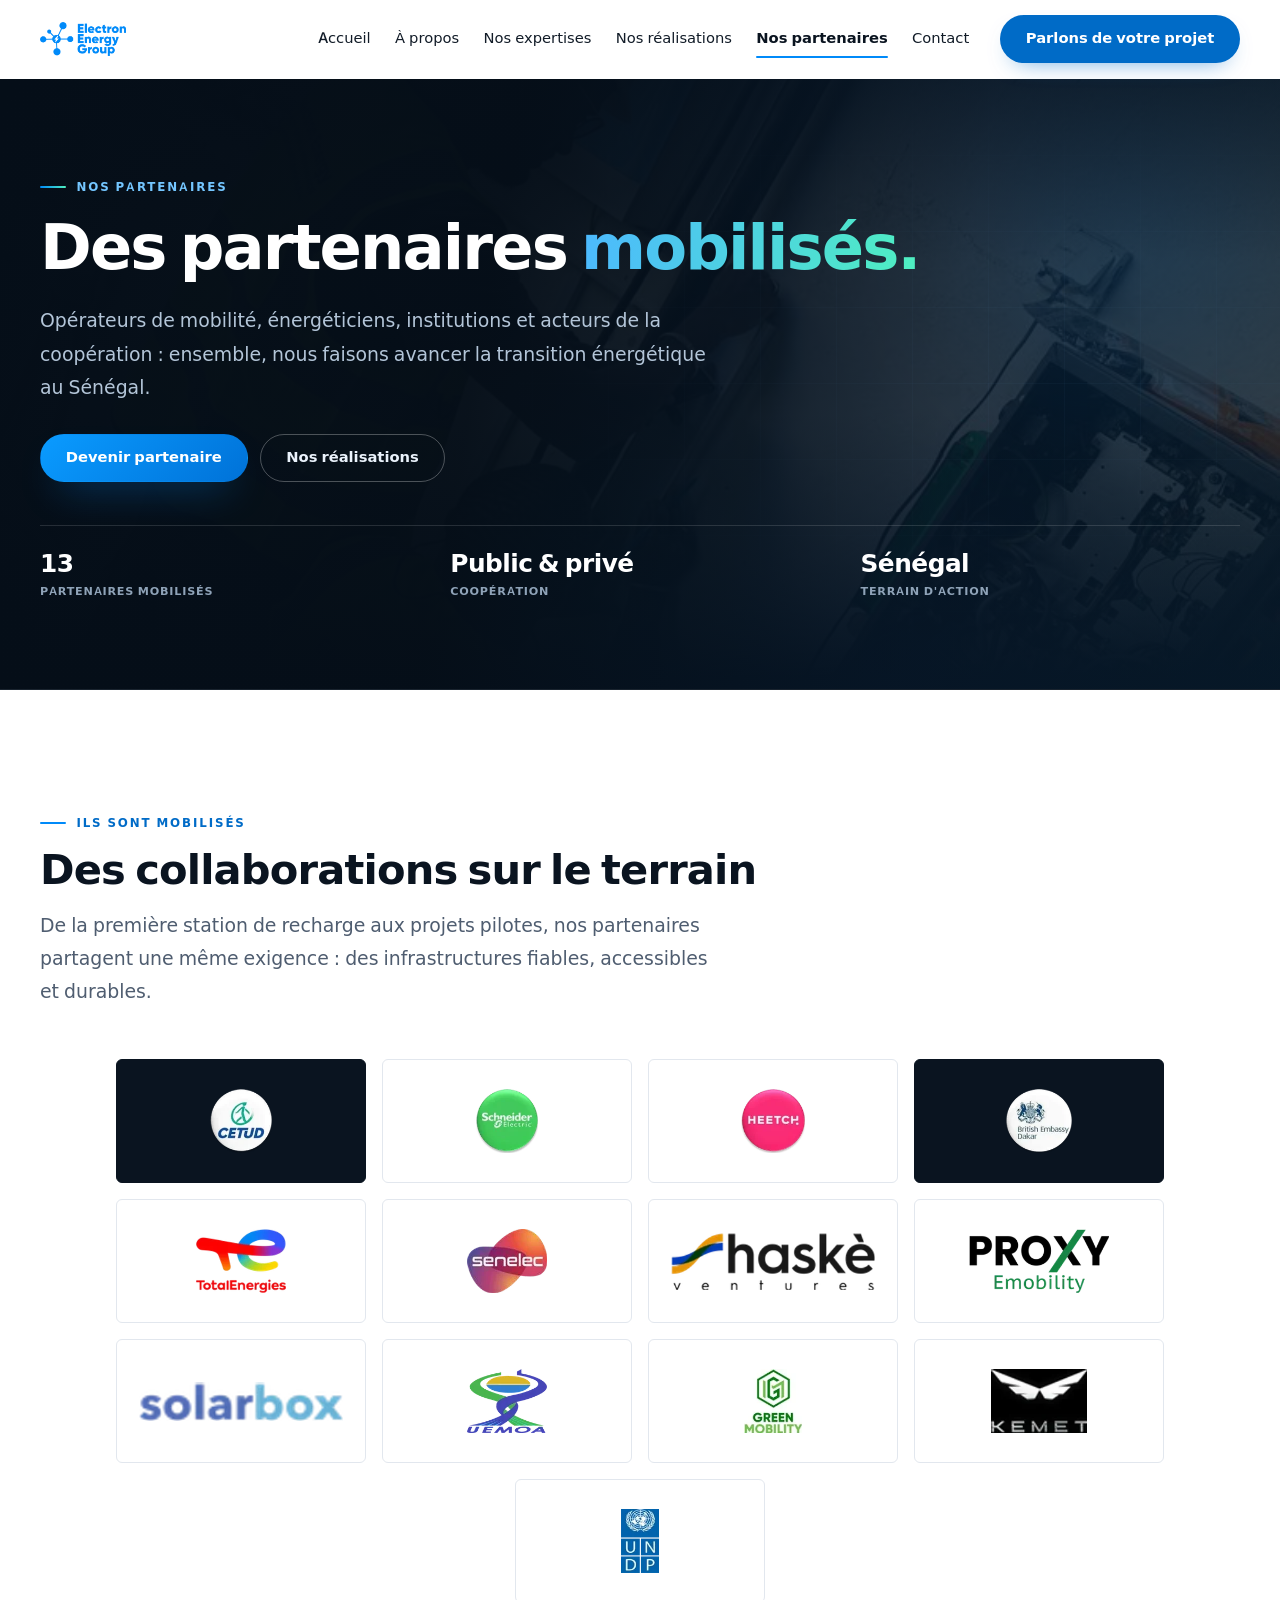
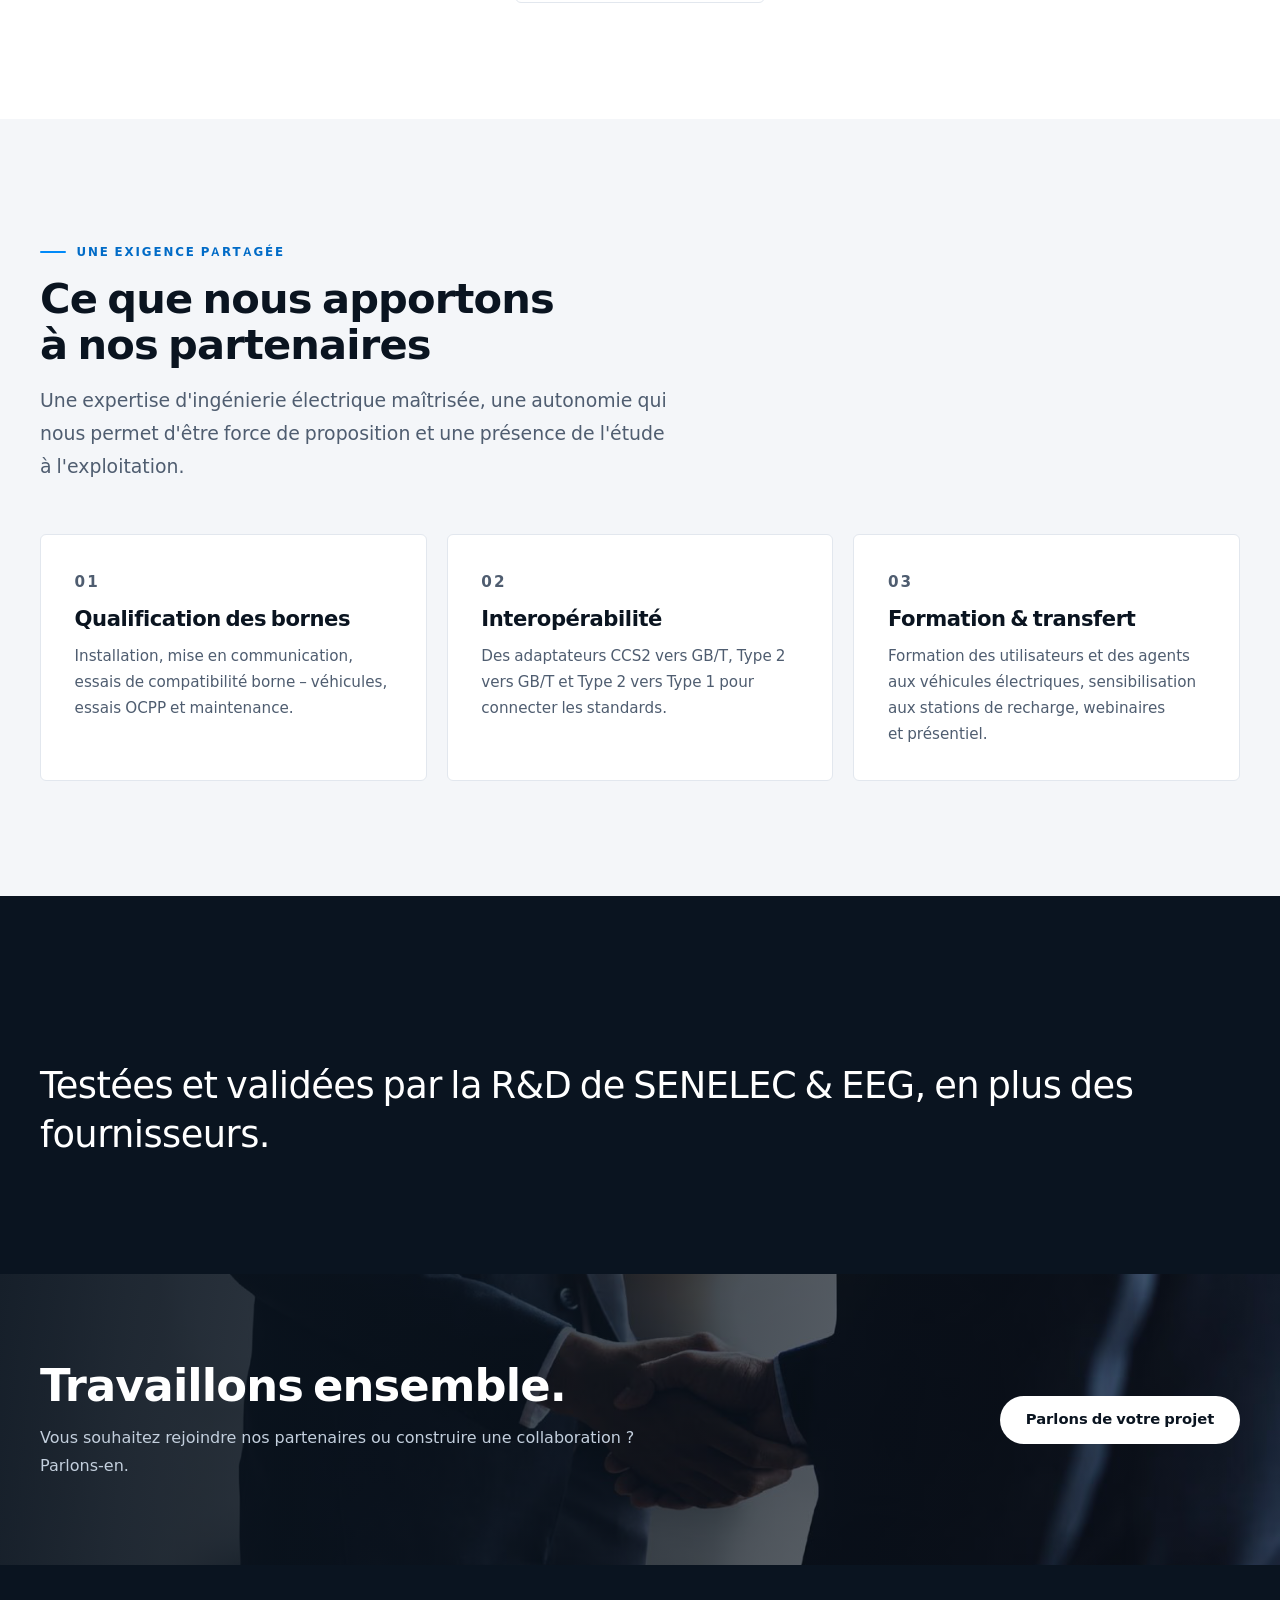
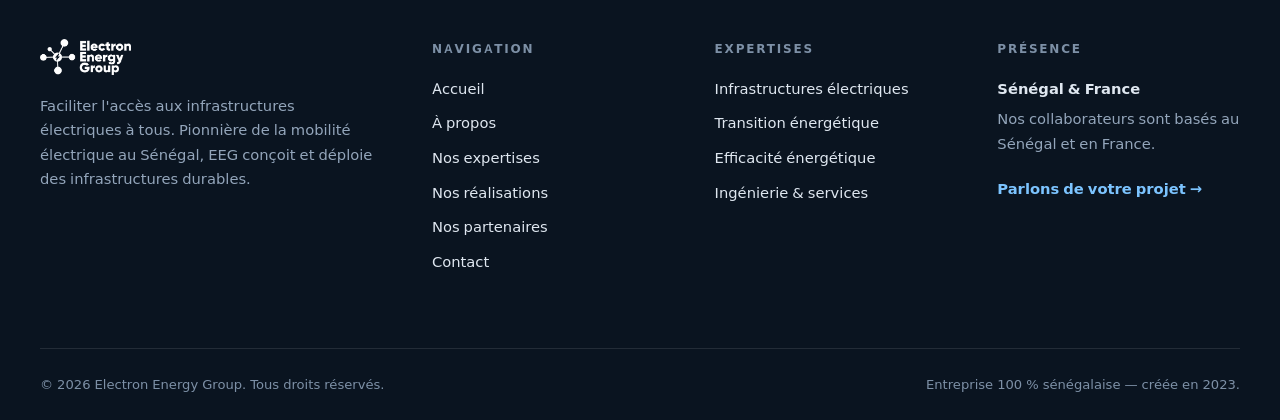
<file: partenaires.html>
<!DOCTYPE html>
<html lang="fr">
<head>
  <meta charset="utf-8">
  <meta name="viewport" content="width=device-width, initial-scale=1">
  <title>Nos partenaires — Electron Energy Group</title>
  <meta name="description" content="Opérateurs de mobilité, énergéticiens, institutions et acteurs de la coopération : les partenaires mobilisés aux côtés d'EEG pour la transition énergétique.">
  <meta name="robots" content="index, follow, max-image-preview:large, max-snippet:-1, max-video-preview:-1">
  <meta name="author" content="Electron Energy Group">
  <link rel="canonical" href="https://www.electron-energy-group.com/partenaires.html">
  <meta property="og:type" content="website">
  <meta property="og:site_name" content="Electron Energy Group">
  <meta property="og:title" content="Nos partenaires — Electron Energy Group">
  <meta property="og:description" content="Des partenaires mobilisés autour d'une même exigence : des infrastructures électriques et des bornes de recharge fiables, de 7 kW à 350 kW.">
  <meta property="og:url" content="https://www.electron-energy-group.com/partenaires.html">
  <meta property="og:image" content="https://www.electron-energy-group.com/assets/img/og-image.jpg">
  <meta property="og:image:secure_url" content="https://www.electron-energy-group.com/assets/img/og-image.jpg">
  <meta property="og:image:type" content="image/jpeg">
  <meta property="og:image:width" content="1200">
  <meta property="og:image:height" content="630">
  <meta property="og:image:alt" content="Electron Energy Group — infrastructures électriques et mobilité électrique au Sénégal">
  <meta property="og:locale" content="fr_FR">
  <meta name="twitter:card" content="summary_large_image">
  <meta name="twitter:title" content="Nos partenaires — Electron Energy Group">
  <meta name="twitter:description" content="Des partenaires mobilisés autour d'une même exigence : des infrastructures électriques et des bornes de recharge fiables, de 7 kW à 350 kW.">
  <meta name="twitter:image" content="https://www.electron-energy-group.com/assets/img/og-image.jpg">
  <meta name="twitter:image:alt" content="Electron Energy Group — infrastructures électriques et mobilité électrique au Sénégal">
  <meta name="theme-color" content="#008af9">
  <link rel="icon" href="/favicon.ico" sizes="any">
  <link rel="icon" type="image/png" sizes="48x48" href="assets/img/favicon-48.png">
  <link rel="icon" type="image/png" sizes="96x96" href="assets/img/favicon-96.png">
  <link rel="icon" type="image/png" sizes="32x32" href="assets/img/favicon-32.png">
  <link rel="icon" type="image/png" sizes="16x16" href="assets/img/favicon-16.png">
  <link rel="icon" type="image/png" sizes="192x192" href="assets/img/favicon-192.png">
  <link rel="icon" type="image/png" sizes="512x512" href="assets/img/favicon-512.png">
  <link rel="apple-touch-icon" sizes="180x180" href="assets/img/favicon-180.png">
  <link rel="manifest" href="site.webmanifest">
  <meta name="application-name" content="Electron Energy Group">
  <meta name="apple-mobile-web-app-title" content="Electron Energy Group">
  <link rel="preload" href="assets/fonts/space-grotesk-latin.woff2" as="font" type="font/woff2" crossorigin>
  <link rel="preload" href="assets/fonts/inter-latin.woff2" as="font" type="font/woff2" crossorigin>
  <link rel="stylesheet" href="assets/css/style.css?v=4">
  <script>document.documentElement.classList.add('js');</script>
  <script type="application/ld+json">
{
    "@context": "https://schema.org",
    "@graph": [
      {
        "@type": "BreadcrumbList",
        "@id": "https://www.electron-energy-group.com/partenaires.html#breadcrumb",
        "itemListElement": [
          {
            "@type": "ListItem",
            "position": 1,
            "name": "Accueil",
            "item": "https://www.electron-energy-group.com/"
          },
          {
            "@type": "ListItem",
            "position": 2,
            "name": "Nos partenaires",
            "item": "https://www.electron-energy-group.com/partenaires.html"
          }
        ]
      },
      {
        "@type": "CollectionPage",
        "@id": "https://www.electron-energy-group.com/partenaires.html#webpage",
        "url": "https://www.electron-energy-group.com/partenaires.html",
        "name": "Nos partenaires — Electron Energy Group",
        "description": "Opérateurs de mobilité, énergéticiens, institutions et acteurs de la coopération : les partenaires mobilisés aux côtés d'EEG pour la transition énergétique.",
        "inLanguage": "fr-FR",
        "isPartOf": {
          "@id": "https://www.electron-energy-group.com/#website"
        },
        "about": {
          "@id": "https://www.electron-energy-group.com/#organization"
        },
        "breadcrumb": {
          "@id": "https://www.electron-energy-group.com/partenaires.html#breadcrumb"
        },
        "primaryImageOfPage": {
          "@type": "ImageObject",
          "url": "https://www.electron-energy-group.com/assets/img/og-image.jpg",
          "width": 1200,
          "height": 630
        }
      }
    ]
  }
  </script>
</head>
<body data-page="partenaires">
  <a class="skip-link" href="#contenu">Aller au contenu</a>

  <header class="site-header" id="entete">
    <div class="container header-inner">
      <a class="brand" href="index.html" aria-label="Electron Energy Group — accueil">
        <img src="assets/img/logo-eeg-320.png" alt="Electron Energy Group" width="320" height="127">
      </a>

      <nav class="main-nav" id="nav-principal" aria-label="Navigation principale">
        <ul>
          <li><a class="nav-link" href="index.html">Accueil</a></li>
          <li><a class="nav-link" href="a-propos.html">À propos</a></li>
          <li><a class="nav-link" href="expertises.html">Nos expertises</a></li>
          <li><a class="nav-link" href="realisations.html">Nos réalisations</a></li>
          <li><a class="nav-link" href="partenaires.html" aria-current="page">Nos partenaires</a></li>
          <li><a class="nav-link" href="contact.html">Contact</a></li>
        </ul>
        <a class="btn btn--primary nav-cta" href="contact.html">Parlons de votre projet</a>
      </nav>

      <button class="nav-toggle" type="button" aria-expanded="false" aria-controls="nav-principal" aria-label="Ouvrir le menu de navigation">
        <span></span><span></span><span></span>
      </button>
    </div>
  </header>

  <main id="contenu">
    <section class="page-hero" aria-labelledby="titre-heros">
      <div class="hero-backdrop" aria-hidden="true">
        <picture>
          <source srcset="assets/img/lancement-1.avif" type="image/avif">
          <source srcset="assets/img/lancement-1.webp" type="image/webp">
          <img src="assets/img/lancement-1.jpg" alt="" width="810" height="1080" fetchpriority="high" decoding="async">
        </picture>
        <span class="hero-glow hero-glow--one"></span>
        <span class="hero-glow hero-glow--two"></span>
        <span class="hero-grid-lines"></span>
      </div>

      <div class="container page-hero-inner">
        <div class="page-hero-copy">
          <p class="kicker">Nos partenaires</p>
          <h1 id="titre-heros">Des partenaires <em>mobilisés.</em></h1>
          <p class="lead">Opérateurs de mobilité, énergéticiens, institutions et acteurs de la coopération : ensemble, nous faisons avancer la transition énergétique au Sénégal.</p>
          <div class="btn-group">
            <a class="btn btn--primary" href="contact.html">Devenir partenaire</a>
            <a class="btn btn--ghost" href="realisations.html">Nos réalisations</a>
          </div>
        </div>

        <ul class="page-hero-facts" aria-label="Repères">
          <li>
            <span class="fact-value">13</span>
            <span class="fact-label">Partenaires mobilisés</span>
          </li>
          <li>
            <span class="fact-value">Public &amp; privé</span>
            <span class="fact-label">Coopération</span>
          </li>
          <li>
            <span class="fact-value">Sénégal</span>
            <span class="fact-label">Terrain d'action</span>
          </li>
        </ul>
      </div>
    </section>

    <!-- Mur des partenaires -->
    <section class="section" aria-labelledby="titre-partenaires">
      <div class="container">
        <div class="section-head">
          <div class="section-head-copy reveal">
            <p class="kicker">Ils sont mobilisés</p>
            <h2 id="titre-partenaires">Des collaborations sur le terrain</h2>
            <p class="lead">De la première station de recharge aux projets pilotes, nos partenaires partagent une même exigence : des infrastructures fiables, accessibles et durables.</p>
          </div>
        </div>

        <div class="partners-wall reveal">
          <div class="partner-tile partner-tile--dark">
            <img src="assets/img/partenaire-cetud.webp?v=2" alt="CETUD" width="118" height="120" loading="lazy" decoding="async">
          </div>
          <div class="partner-tile">
            <img src="assets/img/partenaire-schneider.webp?v=2" alt="Schneider Electric" width="118" height="120" loading="lazy" decoding="async">
          </div>
          <div class="partner-tile">
            <img src="assets/img/partenaire-heetch.webp?v=2" alt="HEETCH" width="119" height="120" loading="lazy" decoding="async">
          </div>
          <div class="partner-tile partner-tile--dark">
            <img src="assets/img/partenaire-british-embassy.webp?v=2" alt="British Embassy Dakar" width="123" height="120" loading="lazy" decoding="async">
          </div>
          <div class="partner-tile">
            <img src="assets/img/partenaire-totalenergies.webp?v=2" alt="TotalEnergies" width="169" height="120" loading="lazy" decoding="async">
          </div>
          <div class="partner-tile">
            <img src="assets/img/partenaire-senelec.webp?v=2" alt="SENELEC" width="150" height="120" loading="lazy" decoding="async">
          </div>
          <div class="partner-tile">
            <img src="assets/img/partenaire-haske.webp?v=2" alt="haske" width="320" height="90" loading="lazy" decoding="async">
          </div>
          <div class="partner-tile">
            <img src="assets/img/partenaire-proxy.webp?v=2" alt="PROXY" width="264" height="120" loading="lazy" decoding="async">
          </div>
          <div class="partner-tile">
            <img src="assets/img/partenaire-solarbox.webp?v=2" alt="solarbox" width="185" height="36" loading="lazy" decoding="async">
          </div>
          <div class="partner-tile">
            <img src="assets/img/partenaire-uemoa.webp?v=2" alt="UEMOA" width="149" height="120" loading="lazy" decoding="async">
          </div>
          <div class="partner-tile">
            <img src="assets/img/partenaire-green-mobility.webp?v=2" alt="Green Mobility" width="108" height="120" loading="lazy" decoding="async">
          </div>
          <div class="partner-tile">
            <img src="assets/img/partenaire-kemet.webp?v=2" alt="KEMET" width="152" height="102" loading="lazy" decoding="async">
          </div>
          <div class="partner-tile">
            <img src="assets/img/partenaire-undp.webp?v=2" alt="Programme des Nations unies pour le développement (UNDP)" width="70" height="120" loading="lazy" decoding="async">
          </div>
        </div>
      </div>
    </section>

    <!-- Exigence partagée -->
    <section class="section section--alt" aria-labelledby="titre-exigence">
      <div class="container">
        <div class="section-head">
          <div class="section-head-copy reveal">
            <p class="kicker">Une exigence partagée</p>
            <h2 id="titre-exigence">Ce que nous apportons à nos partenaires</h2>
            <p class="lead">Une expertise d'ingénierie électrique maîtrisée, une autonomie qui nous permet d'être force de proposition et une présence de l'étude à l'exploitation.</p>
          </div>
        </div>

        <div class="grid-3">
          <article class="card expertise-card reveal">
            <p class="expertise-index">01</p>
            <h3>Qualification des bornes</h3>
            <p>Installation, mise en communication, essais de compatibilité borne – véhicules, essais OCPP et maintenance.</p>
          </article>
          <article class="card expertise-card reveal" data-delai="1">
            <p class="expertise-index">02</p>
            <h3>Interopérabilité</h3>
            <p>Des adaptateurs CCS2 vers GB/T, Type 2 vers GB/T et Type 2 vers Type 1 pour connecter les standards.</p>
          </article>
          <article class="card expertise-card reveal" data-delai="2">
            <p class="expertise-index">03</p>
            <h3>Formation &amp; transfert</h3>
            <p>Formation des utilisateurs et des agents aux véhicules électriques, sensibilisation aux stations de recharge, webinaires et présentiel.</p>
          </article>
        </div>
      </div>
    </section>

    <!-- Bandeau 7–350 kW -->
    <section class="section quote-band" aria-labelledby="titre-puissance">
      <div class="container">
        <p class="kicker reveal">Des bornes allant de 7 kW à 350 kW</p>
        <blockquote id="titre-puissance" class="reveal" data-delai="1" style="margin-top:1.4rem">Testées et validées par la R&amp;D de SENELEC &amp; EEG, en plus des fournisseurs.</blockquote>
      </div>
    </section>

    <!-- CTA -->
    <section class="cta-band" aria-labelledby="titre-cta">
      <div class="cta-band-bg" aria-hidden="true">
        <picture>
          <source srcset="assets/img/bande-travaillons.avif" type="image/avif">
          <source srcset="assets/img/bande-travaillons.webp" type="image/webp">
          <img src="assets/img/bande-travaillons.jpg" alt="" width="1536" height="615" loading="lazy" decoding="async">
        </picture>
      </div>
      <div class="container cta-inner">
        <div>
          <h2 id="titre-cta">Travaillons ensemble.</h2>
          <p>Vous souhaitez rejoindre nos partenaires ou construire une collaboration ? Parlons-en.</p>
        </div>
        <a class="btn btn--light" href="contact.html">Parlons de votre projet</a>
      </div>
    </section>
  </main>

  <footer class="site-footer">
    <div class="container footer-grid">
      <div class="footer-brand">
        <img src="assets/img/logo-eeg-blanc-320.png" alt="Electron Energy Group" width="320" height="127" loading="lazy">
        <p>Faciliter l'accès aux infrastructures électriques à tous. Pionnière de la mobilité électrique au Sénégal, EEG conçoit et déploie des infrastructures durables.</p>
      </div>

      <nav aria-label="Navigation du pied de page">
        <p class="footer-title">Navigation</p>
        <ul class="footer-list">
          <li><a href="index.html">Accueil</a></li>
          <li><a href="a-propos.html">À propos</a></li>
          <li><a href="expertises.html">Nos expertises</a></li>
          <li><a href="realisations.html">Nos réalisations</a></li>
          <li><a href="partenaires.html">Nos partenaires</a></li>
          <li><a href="contact.html">Contact</a></li>
        </ul>
      </nav>

      <div>
        <p class="footer-title">Expertises</p>
        <ul class="footer-list">
          <li><a href="expertises.html#infrastructures">Infrastructures électriques</a></li>
          <li><a href="expertises.html#transition">Transition énergétique</a></li>
          <li><a href="expertises.html#efficacite">Efficacité énergétique</a></li>
          <li><a href="expertises.html#ingenierie">Ingénierie &amp; services</a></li>
        </ul>
      </div>

      <div>
        <p class="footer-title">Présence</p>
        <p class="footer-note"><strong>Sénégal &amp; France</strong>Nos collaborateurs sont basés au Sénégal et en France.</p>
        <a class="footer-cta" href="contact.html">Parlons de votre projet →</a>
      </div>
    </div>

    <div class="container footer-bottom">
      <p>© <span id="annee">2026</span> Electron Energy Group. Tous droits réservés.</p>
      <p>Entreprise 100 % sénégalaise — créée en 2023.</p>
    </div>
  </footer>

  <script src="assets/js/main.js" defer></script>
  <nav class="bottom-nav" aria-label="Navigation mobile">
    <a href="index.html">
      <svg viewBox="0 0 24 24" aria-hidden="true"><path d="M3 10.5 12 3l9 7.5"/><path d="M5.5 9.5V20h13V9.5"/></svg>
      <span>Accueil</span>
    </a>
    <a href="a-propos.html">
      <svg viewBox="0 0 24 24" aria-hidden="true"><circle cx="12" cy="12" r="9"/><path d="M12 10.5v6"/><circle cx="12" cy="7.5" r="0.8" fill="currentColor" stroke="none"/></svg>
      <span>À propos</span>
    </a>
    <a href="expertises.html">
      <svg viewBox="0 0 24 24" aria-hidden="true"><rect x="3.5" y="3.5" width="7" height="7" rx="1.5"/><rect x="13" y="3.5" width="7" height="7" rx="1.5"/><rect x="3.5" y="13" width="7" height="7" rx="1.5"/><rect x="13" y="13" width="7" height="7" rx="1.5"/></svg>
      <span>Expertises</span>
    </a>
    <a href="realisations.html">
      <svg viewBox="0 0 24 24" aria-hidden="true"><rect x="3.5" y="5" width="17" height="13" rx="2"/><circle cx="8.5" cy="10" r="1.6"/><path d="M6 16l4-4 3 3 4.5-4.5"/></svg>
      <span>Réalisations</span>
    </a>
    <a href="partenaires.html" aria-current="page">
      <svg viewBox="0 0 24 24" aria-hidden="true"><circle cx="8" cy="8" r="3"/><circle cx="16" cy="8" r="3"/><path d="M3.5 18c0-2.5 2-4.5 4.5-4.5S12.5 15.5 12.5 18"/><path d="M11.5 18c0-2.5 2-4.5 4.5-4.5s4.5 2 4.5 4.5"/></svg>
      <span>Partenaires</span>
    </a>
    <a href="contact.html">
      <svg viewBox="0 0 24 24" aria-hidden="true"><rect x="3" y="5" width="18" height="14" rx="2"/><path d="M4 7l8 6 8-6"/></svg>
      <span>Contact</span>
    </a>
  </nav>
</body>
</html>
</file>
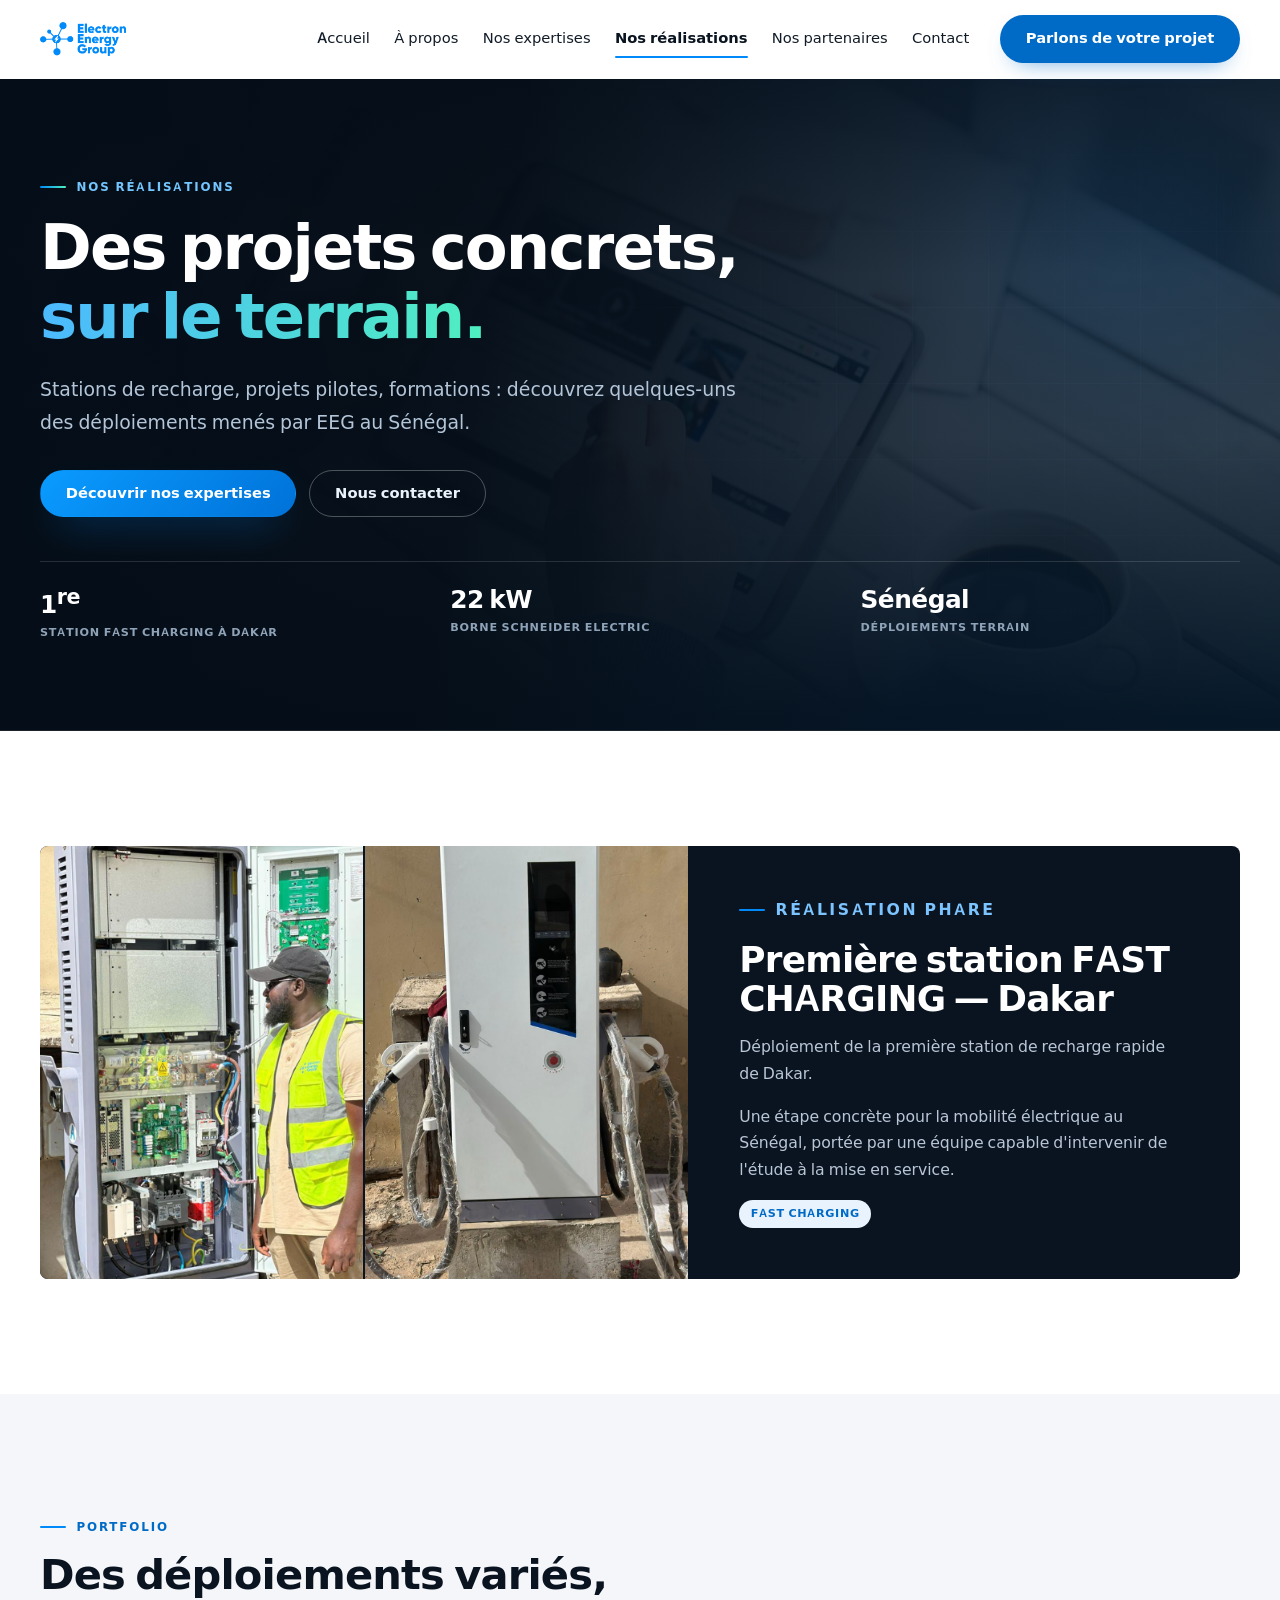
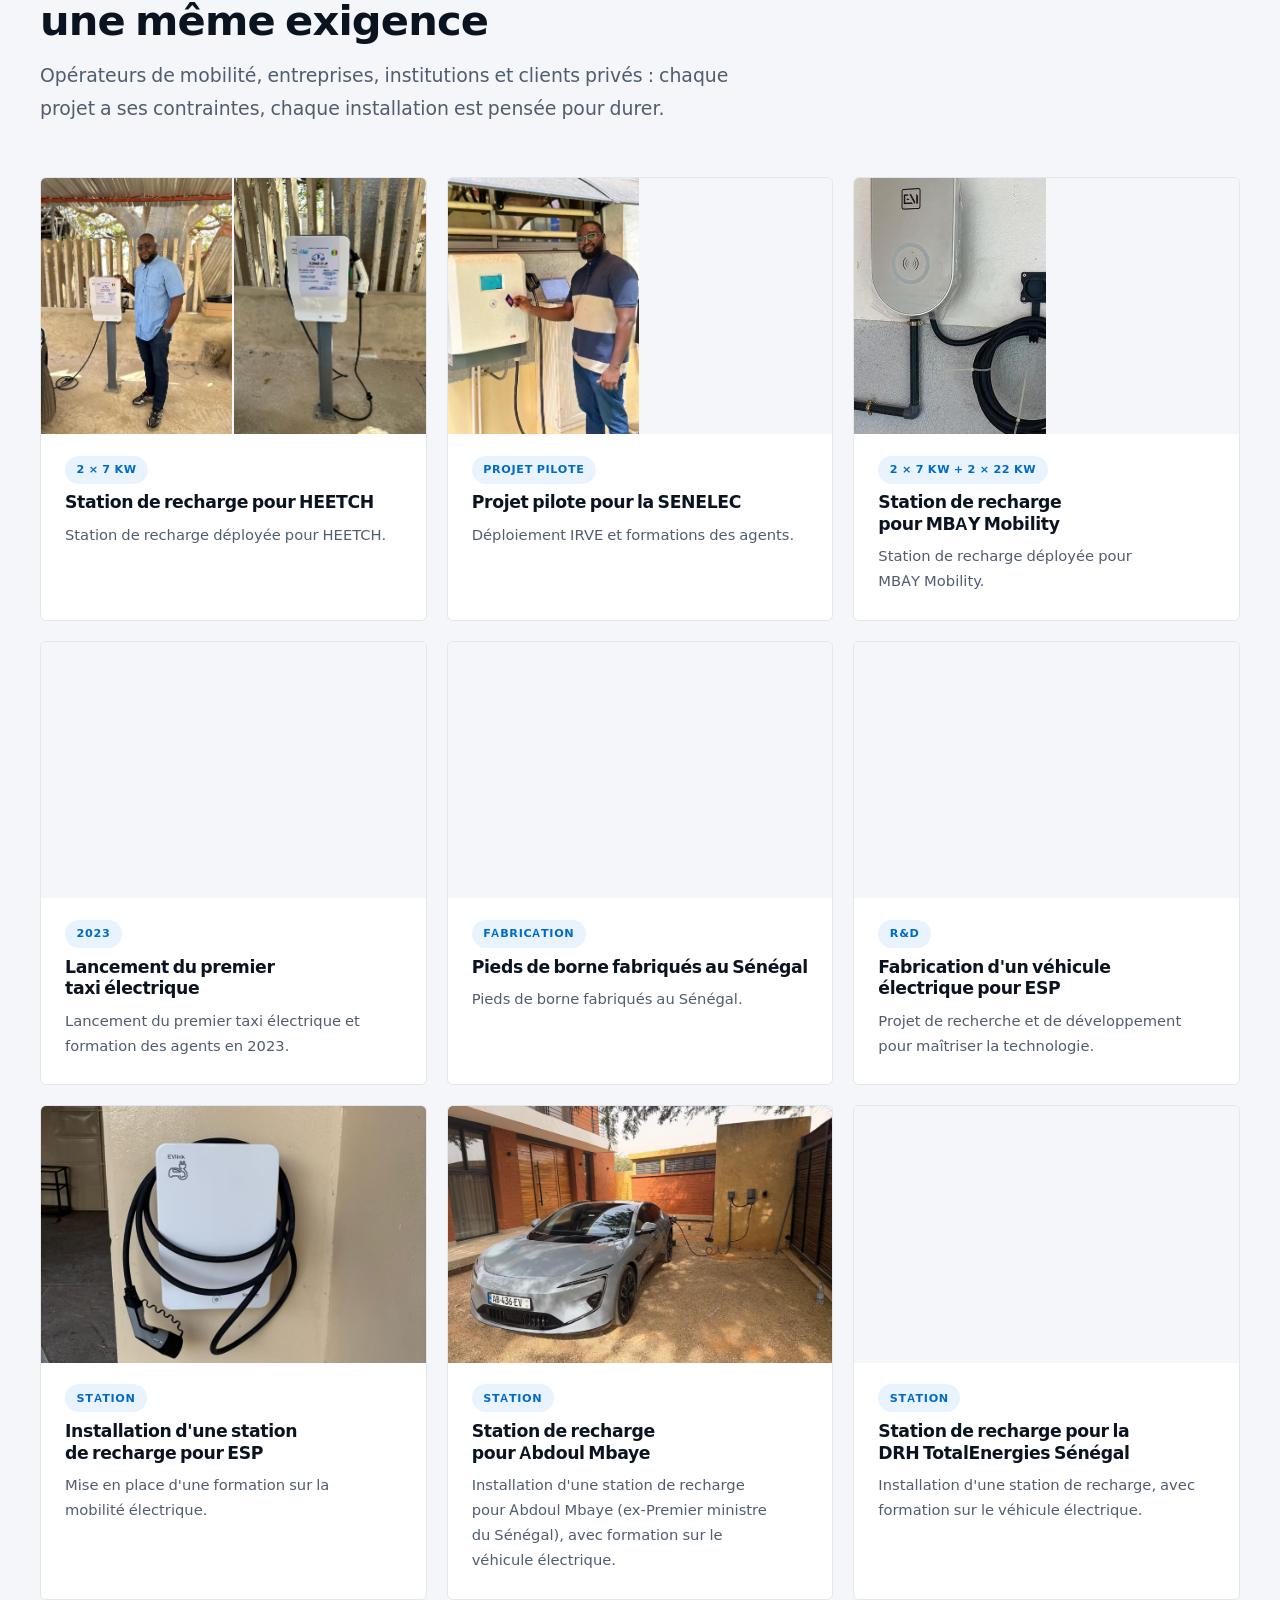
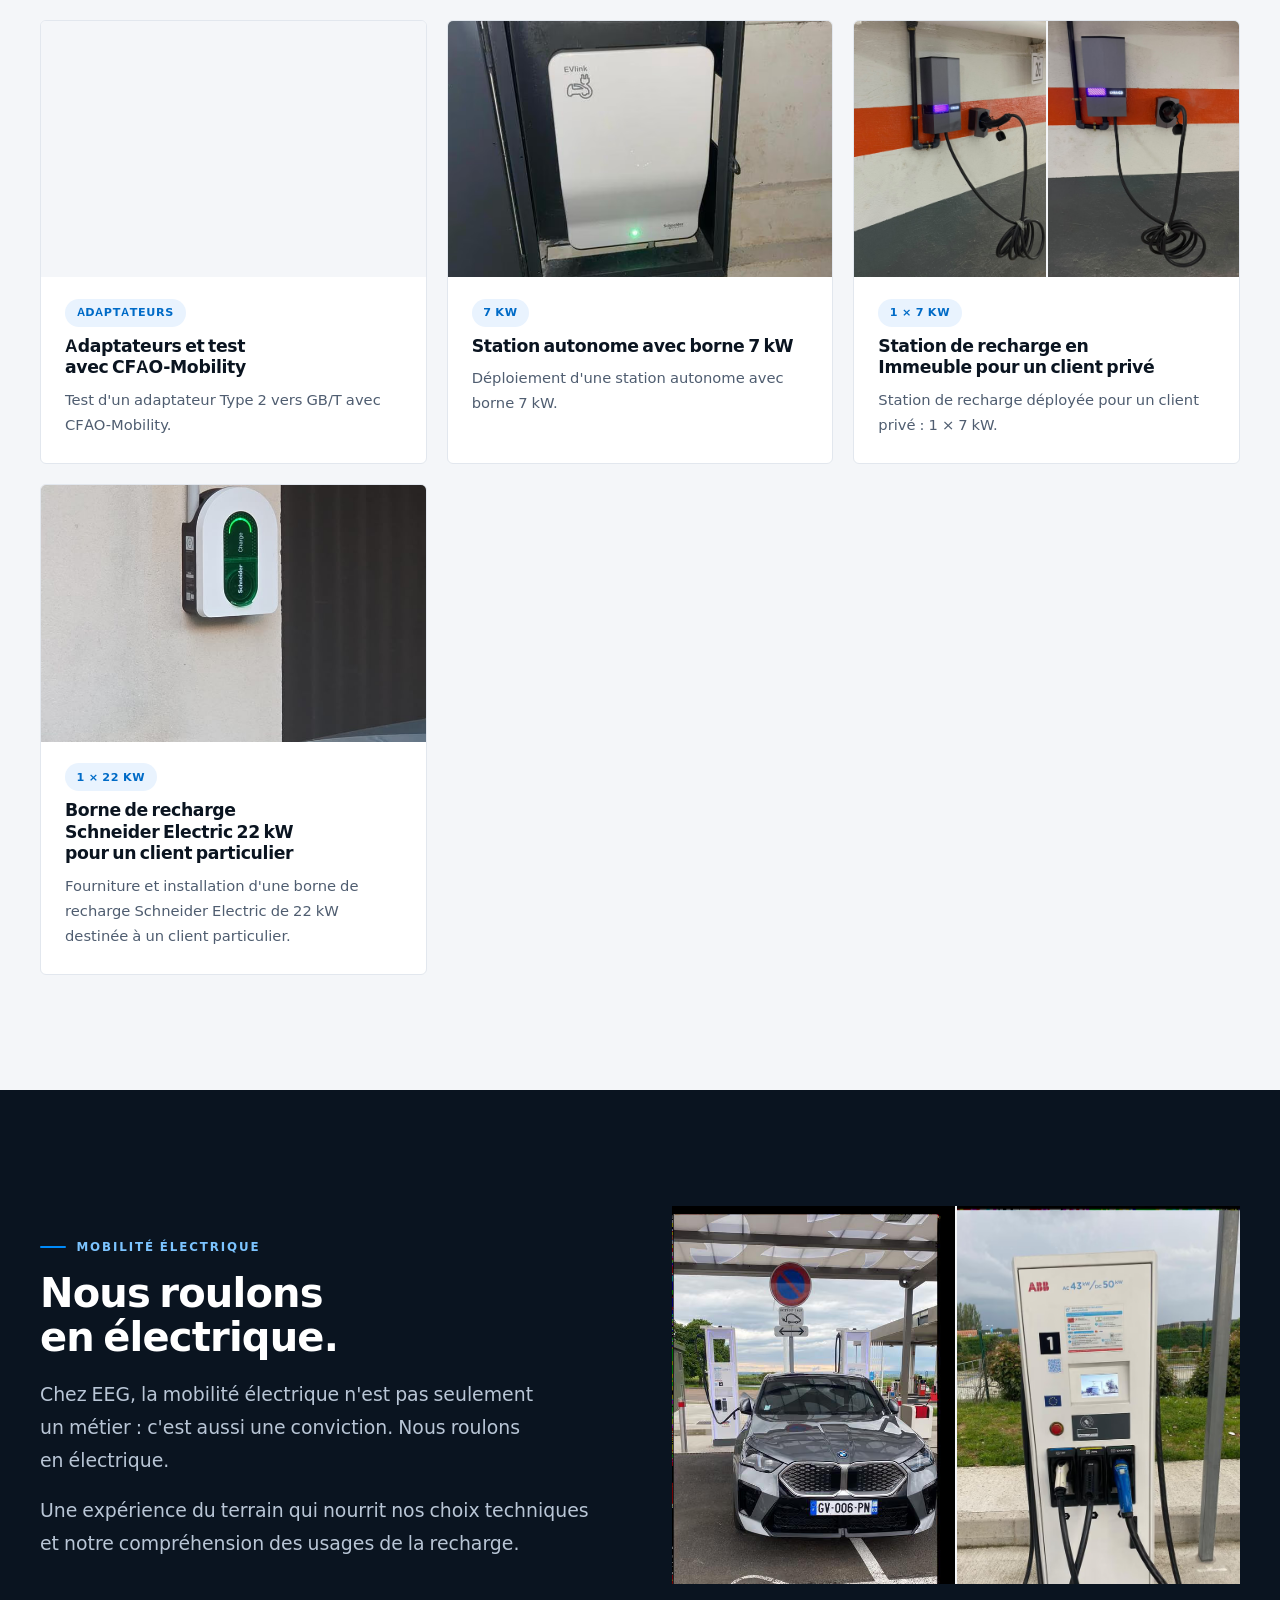
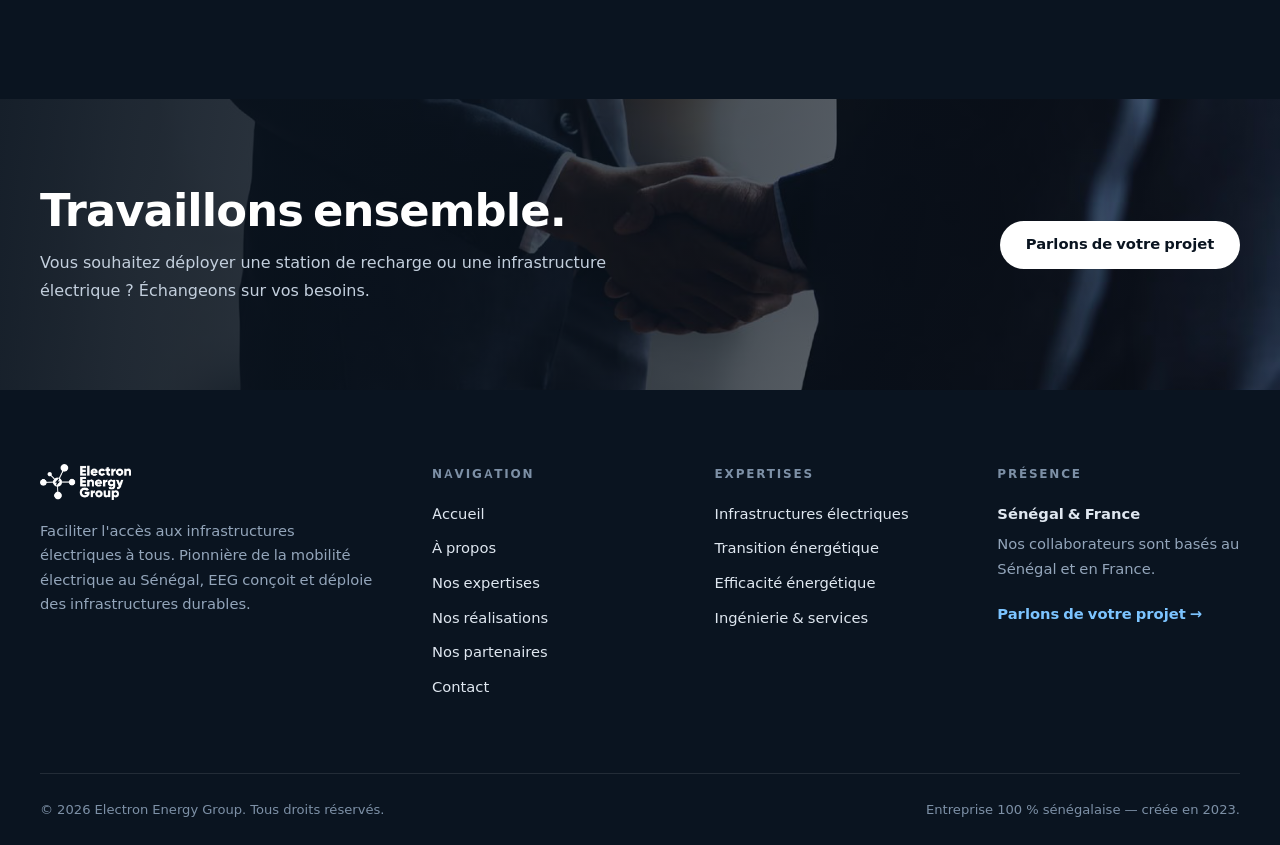
<file: realisations.html>
<!DOCTYPE html>
<html lang="fr">
<head>
  <meta charset="utf-8">
  <meta name="viewport" content="width=device-width, initial-scale=1">
  <title>Nos réalisations — Electron Energy Group | Stations</title>
  <meta name="description" content="Stations de recharge pour HEETCH, MBAY Mobility, SENELEC ou TotalEnergies, FAST CHARGING à Dakar, formations et projets pilotes : les réalisations d'EEG.">
  <meta name="robots" content="index, follow, max-image-preview:large, max-snippet:-1, max-video-preview:-1">
  <meta name="author" content="Electron Energy Group">
  <link rel="canonical" href="https://www.electron-energy-group.com/realisations.html">
  <meta property="og:type" content="website">
  <meta property="og:site_name" content="Electron Energy Group">
  <meta property="og:title" content="Nos réalisations — Electron Energy Group">
  <meta property="og:description" content="Des projets concrets, sur le terrain : stations de recharge, projets pilotes et formations menés par EEG au Sénégal.">
  <meta property="og:url" content="https://www.electron-energy-group.com/realisations.html">
  <meta property="og:image" content="https://www.electron-energy-group.com/assets/img/og-image.jpg">
  <meta property="og:image:secure_url" content="https://www.electron-energy-group.com/assets/img/og-image.jpg">
  <meta property="og:image:type" content="image/jpeg">
  <meta property="og:image:width" content="1200">
  <meta property="og:image:height" content="630">
  <meta property="og:image:alt" content="Electron Energy Group — infrastructures électriques et mobilité électrique au Sénégal">
  <meta property="og:locale" content="fr_FR">
  <meta name="twitter:card" content="summary_large_image">
  <meta name="twitter:title" content="Nos réalisations — Electron Energy Group">
  <meta name="twitter:description" content="Des projets concrets, sur le terrain : stations de recharge, projets pilotes et formations menés par EEG au Sénégal.">
  <meta name="twitter:image" content="https://www.electron-energy-group.com/assets/img/og-image.jpg">
  <meta name="twitter:image:alt" content="Electron Energy Group — infrastructures électriques et mobilité électrique au Sénégal">
  <meta name="theme-color" content="#008af9">
  <link rel="icon" href="/favicon.ico" sizes="any">
  <link rel="icon" type="image/png" sizes="48x48" href="assets/img/favicon-48.png">
  <link rel="icon" type="image/png" sizes="96x96" href="assets/img/favicon-96.png">
  <link rel="icon" type="image/png" sizes="32x32" href="assets/img/favicon-32.png">
  <link rel="icon" type="image/png" sizes="16x16" href="assets/img/favicon-16.png">
  <link rel="icon" type="image/png" sizes="192x192" href="assets/img/favicon-192.png">
  <link rel="icon" type="image/png" sizes="512x512" href="assets/img/favicon-512.png">
  <link rel="apple-touch-icon" sizes="180x180" href="assets/img/favicon-180.png">
  <link rel="manifest" href="site.webmanifest">
  <meta name="application-name" content="Electron Energy Group">
  <meta name="apple-mobile-web-app-title" content="Electron Energy Group">
  <link rel="preload" href="assets/fonts/space-grotesk-latin.woff2" as="font" type="font/woff2" crossorigin>
  <link rel="preload" href="assets/fonts/inter-latin.woff2" as="font" type="font/woff2" crossorigin>
  <link rel="stylesheet" href="assets/css/style.css?v=4">
  <script>document.documentElement.classList.add('js');</script>
  <script type="application/ld+json">
{
    "@context": "https://schema.org",
    "@graph": [
      {
        "@type": "BreadcrumbList",
        "@id": "https://www.electron-energy-group.com/realisations.html#breadcrumb",
        "itemListElement": [
          {
            "@type": "ListItem",
            "position": 1,
            "name": "Accueil",
            "item": "https://www.electron-energy-group.com/"
          },
          {
            "@type": "ListItem",
            "position": 2,
            "name": "Nos réalisations",
            "item": "https://www.electron-energy-group.com/realisations.html"
          }
        ]
      },
      {
        "@type": "CollectionPage",
        "@id": "https://www.electron-energy-group.com/realisations.html#webpage",
        "url": "https://www.electron-energy-group.com/realisations.html",
        "name": "Nos réalisations — Electron Energy Group",
        "description": "Stations de recharge pour HEETCH, MBAY Mobility, SENELEC ou TotalEnergies, FAST CHARGING à Dakar, formations et projets pilotes : les réalisations d'EEG.",
        "inLanguage": "fr-FR",
        "isPartOf": {
          "@id": "https://www.electron-energy-group.com/#website"
        },
        "about": {
          "@id": "https://www.electron-energy-group.com/#organization"
        },
        "breadcrumb": {
          "@id": "https://www.electron-energy-group.com/realisations.html#breadcrumb"
        },
        "primaryImageOfPage": {
          "@type": "ImageObject",
          "url": "https://www.electron-energy-group.com/assets/img/og-image.jpg",
          "width": 1200,
          "height": 630
        }
      }
    ]
  }
  </script>
</head>
<body data-page="realisations">
  <a class="skip-link" href="#contenu">Aller au contenu</a>

  <header class="site-header" id="entete">
    <div class="container header-inner">
      <a class="brand" href="index.html" aria-label="Electron Energy Group — accueil">
        <img src="assets/img/logo-eeg-320.png" alt="Electron Energy Group" width="320" height="127">
      </a>

      <nav class="main-nav" id="nav-principal" aria-label="Navigation principale">
        <ul>
          <li><a class="nav-link" href="index.html">Accueil</a></li>
          <li><a class="nav-link" href="a-propos.html">À propos</a></li>
          <li><a class="nav-link" href="expertises.html">Nos expertises</a></li>
          <li><a class="nav-link" href="realisations.html" aria-current="page">Nos réalisations</a></li>
          <li><a class="nav-link" href="partenaires.html">Nos partenaires</a></li>
          <li><a class="nav-link" href="contact.html">Contact</a></li>
        </ul>
        <a class="btn btn--primary nav-cta" href="contact.html">Parlons de votre projet</a>
      </nav>

      <button class="nav-toggle" type="button" aria-expanded="false" aria-controls="nav-principal" aria-label="Ouvrir le menu de navigation">
        <span></span><span></span><span></span>
      </button>
    </div>
  </header>

  <main id="contenu">
    <section class="page-hero" aria-labelledby="titre-heros">
      <div class="hero-backdrop" aria-hidden="true">
        <picture>
          <source srcset="assets/img/hero-realisations.avif" type="image/avif">
          <source srcset="assets/img/hero-realisations.webp" type="image/webp">
          <img src="assets/img/hero-realisations.jpg" alt="" width="1536" height="1024" fetchpriority="high" decoding="async">
        </picture>
        <span class="hero-glow hero-glow--one"></span>
        <span class="hero-glow hero-glow--two"></span>
        <span class="hero-grid-lines"></span>
      </div>

      <div class="container page-hero-inner">
        <div class="page-hero-copy">
          <p class="kicker">Nos réalisations</p>
          <h1 id="titre-heros">Des projets concrets, <em>sur le terrain.</em></h1>
          <p class="lead">Stations de recharge, projets pilotes, formations : découvrez quelques-uns des déploiements menés par EEG au Sénégal.</p>
          <div class="btn-group">
            <a class="btn btn--primary" href="expertises.html">Découvrir nos expertises</a>
            <a class="btn btn--ghost" href="contact.html">Nous contacter</a>
          </div>
        </div>

        <ul class="page-hero-facts" aria-label="Repères">
          <li>
            <span class="fact-value">1<sup>re</sup></span>
            <span class="fact-label">Station FAST CHARGING à Dakar</span>
          </li>
          <li>
            <span class="fact-value">22 kW</span>
            <span class="fact-label">Borne Schneider Electric</span>
          </li>
          <li>
            <span class="fact-value">Sénégal</span>
            <span class="fact-label">Déploiements terrain</span>
          </li>
        </ul>
      </div>
    </section>

    <!-- Réalisation phare -->
    <section class="section" aria-labelledby="titre-fast">
      <div class="container">
        <div class="feature-realisation reveal" id="fast-charging">
          <div class="feature-media">
            <picture>
              <source srcset="assets/img/fast-1.avif" type="image/avif">
              <source srcset="assets/img/fast-1.webp" type="image/webp">
              <img src="assets/img/fast-1.jpg" alt="Borne de recharge rapide de la première station FAST CHARGING de Dakar" width="810" height="1080" loading="lazy" decoding="async">
            </picture>
            <picture>
              <source srcset="assets/img/fast-2.avif" type="image/avif">
              <source srcset="assets/img/fast-2.webp" type="image/webp">
              <img src="assets/img/fast-2.jpg" alt="Station de recharge rapide FAST CHARGING à Dakar" width="900" height="1200" loading="lazy" decoding="async">
            </picture>
          </div>
          <div class="feature-body">
            <p class="kicker">Réalisation phare</p>
            <h2 id="titre-fast">Première station FAST CHARGING — Dakar</h2>
            <p>Déploiement de la première station de recharge rapide de Dakar.</p>
            <p>Une étape concrète pour la mobilité électrique au Sénégal, portée par une équipe capable d'intervenir de l'étude à la mise en service.</p>
            <span class="chip">Fast charging</span>
          </div>
        </div>
      </div>
    </section>

    <!-- Grille des réalisations -->
    <section class="section section--alt" aria-labelledby="titre-liste">
      <div class="container">
        <div class="section-head">
          <div class="section-head-copy reveal">
            <p class="kicker">Portfolio</p>
            <h2 id="titre-liste">Des déploiements variés, une même exigence</h2>
            <p class="lead">Opérateurs de mobilité, entreprises, institutions et clients privés : chaque projet a ses contraintes, chaque installation est pensée pour durer.</p>
          </div>
        </div>

        <div class="realisations-grid">
          <article class="card realisation-card reveal" id="heetch">
            <div class="media-pair media-pair--portrait">
              <picture>
                <source srcset="assets/img/heetch-1.avif" type="image/avif">
                <source srcset="assets/img/heetch-1.webp" type="image/webp">
                <img src="assets/img/heetch-1.jpg" alt="Station de recharge déployée pour HEETCH" width="810" height="1080" loading="lazy" decoding="async">
              </picture>
              <picture>
                <source srcset="assets/img/heetch-2.avif" type="image/avif">
                <source srcset="assets/img/heetch-2.webp" type="image/webp">
                <img src="assets/img/heetch-2.jpg" alt="Borne de recharge de la station HEETCH" width="810" height="1025" loading="lazy" decoding="async">
              </picture>
            </div>
            <div class="realisation-body">
              <span class="chip">2 × 7 kW</span>
              <h3>Station de recharge pour HEETCH</h3>
              <p>Station de recharge déployée pour HEETCH.</p>
            </div>
          </article>

          <article class="card realisation-card reveal" data-delai="1" id="senelec">
            <div class="media-pair media-pair--portrait">
              <picture>
                <source srcset="assets/img/senelec-1.avif" type="image/avif">
                <source srcset="assets/img/senelec-1.webp" type="image/webp">
                <img src="assets/img/senelec-1.jpg" alt="Projet pilote de déploiement IRVE pour la SENELEC" width="810" height="1080" loading="lazy" decoding="async">
              </picture>
              <picture>
                <source srcset="assets/img/senelec-2.avif" type="image/avif">
                <source srcset="assets/img/senelec-2.webp" type="image/webp">
                <img src="assets/img/senelec-2.jpg" alt="Station de recharge du projet pilote SENELEC" width="900" height="1200" loading="lazy" decoding="async">
              </picture>
            </div>
            <div class="realisation-body">
              <span class="chip">Projet pilote</span>
              <h3>Projet pilote pour la SENELEC</h3>
              <p>Déploiement IRVE et formations des agents.</p>
            </div>
          </article>

          <article class="card realisation-card reveal" data-delai="2">
            <div class="media-pair">
              <picture>
                <source srcset="assets/img/mbay-1.avif" type="image/avif">
                <source srcset="assets/img/mbay-1.webp" type="image/webp">
                <img src="assets/img/mbay-1.jpg" alt="Station de recharge déployée pour MBAY Mobility" width="692" height="507" loading="lazy" decoding="async">
              </picture>
              <picture>
                <source srcset="assets/img/mbay-2.avif" type="image/avif">
                <source srcset="assets/img/mbay-2.webp" type="image/webp">
                <img src="assets/img/mbay-2.jpg" alt="Borne de recharge de la station MBAY Mobility" width="810" height="1080" loading="lazy" decoding="async">
              </picture>
            </div>
            <div class="realisation-body">
              <span class="chip">2 × 7 kW + 2 × 22 kW</span>
              <h3>Station de recharge pour MBAY Mobility</h3>
              <p>Station de recharge déployée pour MBAY Mobility.</p>
            </div>
          </article>

          <article class="card realisation-card reveal">
            <div class="media-pair media-pair--portrait">
              <picture>
                <source srcset="assets/img/taxi-electrique.avif" type="image/avif">
                <source srcset="assets/img/taxi-electrique.webp" type="image/webp">
                <img src="assets/img/taxi-electrique.jpg" alt="Lancement du premier taxi électrique" width="810" height="1080" loading="lazy" decoding="async">
              </picture>
              <picture>
                <source srcset="assets/img/lancement-1.avif" type="image/avif">
                <source srcset="assets/img/lancement-1.webp" type="image/webp">
                <img src="assets/img/lancement-1.jpg" alt="Lancement du premier taxi électrique et formation des agents" width="810" height="1080" loading="lazy" decoding="async">
              </picture>
            </div>
            <div class="realisation-body">
              <span class="chip">2023</span>
              <h3>Lancement du premier taxi électrique</h3>
              <p>Lancement du premier taxi électrique et formation des agents en 2023.</p>
            </div>
          </article>

          <article class="card realisation-card reveal" data-delai="1">
            <div class="media">
              <picture>
                <source srcset="assets/img/pieds-borne.avif" type="image/avif">
                <source srcset="assets/img/pieds-borne.webp" type="image/webp">
                <img src="assets/img/pieds-borne.jpg" alt="Pieds de borne fabriqués au Sénégal" width="810" height="957" loading="lazy" decoding="async">
              </picture>
            </div>
            <div class="realisation-body">
              <span class="chip">Fabrication</span>
              <h3>Pieds de borne fabriqués au Sénégal</h3>
              <p>Pieds de borne fabriqués au Sénégal.</p>
            </div>
          </article>

          <article class="card realisation-card reveal" data-delai="2">
            <div class="media">
              <picture>
                <source srcset="assets/img/esp-vehicule.avif" type="image/avif">
                <source srcset="assets/img/esp-vehicule.webp" type="image/webp">
                <img src="assets/img/esp-vehicule.jpg" alt="Fabrication d'un véhicule électrique pour ESP" width="900" height="506" loading="lazy" decoding="async">
              </picture>
            </div>
            <div class="realisation-body">
              <span class="chip">R&amp;D</span>
              <h3>Fabrication d'un véhicule électrique pour ESP</h3>
              <p>Projet de recherche et de développement pour maîtriser la technologie.</p>
            </div>
          </article>

          <article class="card realisation-card reveal">
            <div class="media">
              <picture>
                <source srcset="assets/img/esp-station.avif" type="image/avif">
                <source srcset="assets/img/esp-station.webp" type="image/webp">
                <img src="assets/img/esp-station.jpg" alt="Installation d'une station de recharge pour ESP" width="900" height="1200" loading="lazy" decoding="async">
              </picture>
            </div>
            <div class="realisation-body">
              <span class="chip">Station</span>
              <h3>Installation d'une station de recharge pour ESP</h3>
              <p>Mise en place d'une formation sur la mobilité électrique.</p>
            </div>
          </article>

          <article class="card realisation-card reveal" data-delai="1">
            <div class="media">
              <picture>
                <source srcset="assets/img/mbaye.avif" type="image/avif">
                <source srcset="assets/img/mbaye.webp" type="image/webp">
                <img src="assets/img/mbaye.jpg" alt="Station de recharge installée pour Abdoul Mbaye" width="900" height="675" loading="lazy" decoding="async">
              </picture>
            </div>
            <div class="realisation-body">
              <span class="chip">Station</span>
              <h3>Station de recharge pour Abdoul Mbaye</h3>
              <p>Installation d'une station de recharge pour Abdoul Mbaye (ex-Premier ministre du Sénégal), avec formation sur le véhicule électrique.</p>
            </div>
          </article>

          <article class="card realisation-card reveal" data-delai="2">
            <div class="media">
              <picture>
                <source srcset="assets/img/totalenergies.avif" type="image/avif">
                <source srcset="assets/img/totalenergies.webp" type="image/webp">
                <img src="assets/img/totalenergies.jpg" alt="Station de recharge installée pour la DRH TotalEnergies Sénégal" width="810" height="1080" loading="lazy" decoding="async">
              </picture>
            </div>
            <div class="realisation-body">
              <span class="chip">Station</span>
              <h3>Station de recharge pour la DRH TotalEnergies Sénégal</h3>
              <p>Installation d'une station de recharge, avec formation sur le véhicule électrique.</p>
            </div>
          </article>

          <article class="card realisation-card reveal">
            <div class="media-pair">
              <picture>
                <source srcset="assets/img/test-cfao-1.avif" type="image/avif">
                <source srcset="assets/img/test-cfao-1.webp" type="image/webp">
                <img src="assets/img/test-cfao-1.jpg" alt="Test d'un adaptateur de recharge avec CFAO-Mobility" width="602" height="1080" loading="lazy" decoding="async">
              </picture>
              <picture>
                <source srcset="assets/img/test-cfao-2.avif" type="image/avif">
                <source srcset="assets/img/test-cfao-2.webp" type="image/webp">
                <img src="assets/img/test-cfao-2.jpg" alt="Vérification d'un adaptateur de recharge sur véhicule électrique" width="607" height="1080" loading="lazy" decoding="async">
              </picture>
            </div>
            <div class="realisation-body">
              <span class="chip">Adaptateurs</span>
              <h3>Adaptateurs et test avec CFAO-Mobility</h3>
              <p>Test d'un adaptateur Type 2 vers GB/T avec CFAO-Mobility.</p>
            </div>
          </article>

          <article class="card realisation-card reveal" data-delai="1">
            <div class="media">
              <picture>
                <source srcset="assets/img/station-autonome.avif" type="image/avif">
                <source srcset="assets/img/station-autonome.webp" type="image/webp">
                <img src="assets/img/station-autonome.jpg" alt="Station autonome équipée d'une borne de 7 kW" width="692" height="521" loading="lazy" decoding="async">
              </picture>
            </div>
            <div class="realisation-body">
              <span class="chip">7 kW</span>
              <h3>Station autonome avec borne 7 kW</h3>
              <p>Déploiement d'une station autonome avec borne 7 kW.</p>
            </div>
          </article>

          <article class="card realisation-card reveal" data-delai="2">
            <div class="media-pair">
              <img src="assets/img/prive1.jpeg" alt="Station de recharge déployée pour un client privé" width="960" height="1280" loading="lazy" decoding="async">
              <img src="assets/img/prive2.jpeg" alt="Borne de recharge de 7 kW installée chez un client privé" width="960" height="1280" loading="lazy" decoding="async">
            </div>
            <div class="realisation-body">
              <span class="chip">1 × 7 kW</span>
              <h3>Station de recharge en Immeuble pour un client privé</h3>
              <p>Station de recharge déployée pour un client privé : 1 × 7 kW.</p>
            </div>
          </article>

          <article class="card realisation-card reveal">
            <div class="media">
              <img src="assets/img/borne-22Kw.jpeg" alt="Borne de recharge Schneider Electric de 22 kW installée chez un client particulier" width="720" height="1280" loading="lazy" decoding="async">
            </div>
            <div class="realisation-body">
              <span class="chip">1 × 22 kW</span>
              <h3>Borne de recharge Schneider Electric 22 kW pour un client particulier</h3>
              <p>Fourniture et installation d'une borne de recharge Schneider Electric de 22 kW destinée à un client particulier.</p>
            </div>
          </article>
        </div>
      </div>
    </section>

    <!-- Nous roulons en électrique -->
    <section class="section section--nuit" aria-labelledby="titre-roulons">
      <div class="container split">
        <div class="split-copy reveal">
          <p class="kicker">Mobilité électrique</p>
          <h2 id="titre-roulons">Nous roulons en électrique.</h2>
          <p class="lead">Chez EEG, la mobilité électrique n'est pas seulement un métier : c'est aussi une conviction. Nous roulons en électrique.</p>
          <p class="lead">Une expérience du terrain qui nourrit nos choix techniques et notre compréhension des usages de la recharge.</p>
        </div>
        <figure class="figure reveal" data-delai="1">
          <div class="media-pair media-pair--portrait">
            <picture>
              <source srcset="assets/img/roulons-1.avif" type="image/avif">
              <source srcset="assets/img/roulons-1.webp" type="image/webp">
              <img src="assets/img/roulons-1.jpg" alt="Mobilité électrique au Sénégal" width="540" height="960" loading="lazy" decoding="async">
            </picture>
            <picture>
              <source srcset="assets/img/roulons-2.avif" type="image/avif">
              <source srcset="assets/img/roulons-2.webp" type="image/webp">
              <img src="assets/img/roulons-2.jpg" alt="Mobilité électrique" width="900" height="1199" loading="lazy" decoding="async">
            </picture>
          </div>
        </figure>
      </div>
    </section>

    <!-- CTA -->
    <section class="cta-band" aria-labelledby="titre-cta">
      <div class="cta-band-bg" aria-hidden="true">
        <picture>
          <source srcset="assets/img/bande-travaillons.avif" type="image/avif">
          <source srcset="assets/img/bande-travaillons.webp" type="image/webp">
          <img src="assets/img/bande-travaillons.jpg" alt="" width="1536" height="615" loading="lazy" decoding="async">
        </picture>
      </div>
      <div class="container cta-inner">
        <div>
          <h2 id="titre-cta">Travaillons ensemble.</h2>
          <p>Vous souhaitez déployer une station de recharge ou une infrastructure électrique ? Échangeons sur vos besoins.</p>
        </div>
        <a class="btn btn--light" href="contact.html">Parlons de votre projet</a>
      </div>
    </section>
  </main>

  <footer class="site-footer">
    <div class="container footer-grid">
      <div class="footer-brand">
        <img src="assets/img/logo-eeg-blanc-320.png" alt="Electron Energy Group" width="320" height="127" loading="lazy">
        <p>Faciliter l'accès aux infrastructures électriques à tous. Pionnière de la mobilité électrique au Sénégal, EEG conçoit et déploie des infrastructures durables.</p>
      </div>

      <nav aria-label="Navigation du pied de page">
        <p class="footer-title">Navigation</p>
        <ul class="footer-list">
          <li><a href="index.html">Accueil</a></li>
          <li><a href="a-propos.html">À propos</a></li>
          <li><a href="expertises.html">Nos expertises</a></li>
          <li><a href="realisations.html">Nos réalisations</a></li>
          <li><a href="partenaires.html">Nos partenaires</a></li>
          <li><a href="contact.html">Contact</a></li>
        </ul>
      </nav>

      <div>
        <p class="footer-title">Expertises</p>
        <ul class="footer-list">
          <li><a href="expertises.html#infrastructures">Infrastructures électriques</a></li>
          <li><a href="expertises.html#transition">Transition énergétique</a></li>
          <li><a href="expertises.html#efficacite">Efficacité énergétique</a></li>
          <li><a href="expertises.html#ingenierie">Ingénierie &amp; services</a></li>
        </ul>
      </div>

      <div>
        <p class="footer-title">Présence</p>
        <p class="footer-note"><strong>Sénégal &amp; France</strong>Nos collaborateurs sont basés au Sénégal et en France.</p>
        <a class="footer-cta" href="contact.html">Parlons de votre projet →</a>
      </div>
    </div>

    <div class="container footer-bottom">
      <p>© <span id="annee">2026</span> Electron Energy Group. Tous droits réservés.</p>
      <p>Entreprise 100 % sénégalaise — créée en 2023.</p>
    </div>
  </footer>

  <script src="assets/js/main.js" defer></script>
  <nav class="bottom-nav" aria-label="Navigation mobile">
    <a href="index.html">
      <svg viewBox="0 0 24 24" aria-hidden="true"><path d="M3 10.5 12 3l9 7.5"/><path d="M5.5 9.5V20h13V9.5"/></svg>
      <span>Accueil</span>
    </a>
    <a href="a-propos.html">
      <svg viewBox="0 0 24 24" aria-hidden="true"><circle cx="12" cy="12" r="9"/><path d="M12 10.5v6"/><circle cx="12" cy="7.5" r="0.8" fill="currentColor" stroke="none"/></svg>
      <span>À propos</span>
    </a>
    <a href="expertises.html">
      <svg viewBox="0 0 24 24" aria-hidden="true"><rect x="3.5" y="3.5" width="7" height="7" rx="1.5"/><rect x="13" y="3.5" width="7" height="7" rx="1.5"/><rect x="3.5" y="13" width="7" height="7" rx="1.5"/><rect x="13" y="13" width="7" height="7" rx="1.5"/></svg>
      <span>Expertises</span>
    </a>
    <a href="realisations.html" aria-current="page">
      <svg viewBox="0 0 24 24" aria-hidden="true"><rect x="3.5" y="5" width="17" height="13" rx="2"/><circle cx="8.5" cy="10" r="1.6"/><path d="M6 16l4-4 3 3 4.5-4.5"/></svg>
      <span>Réalisations</span>
    </a>
    <a href="partenaires.html">
      <svg viewBox="0 0 24 24" aria-hidden="true"><circle cx="8" cy="8" r="3"/><circle cx="16" cy="8" r="3"/><path d="M3.5 18c0-2.5 2-4.5 4.5-4.5S12.5 15.5 12.5 18"/><path d="M11.5 18c0-2.5 2-4.5 4.5-4.5s4.5 2 4.5 4.5"/></svg>
      <span>Partenaires</span>
    </a>
    <a href="contact.html">
      <svg viewBox="0 0 24 24" aria-hidden="true"><rect x="3" y="5" width="18" height="14" rx="2"/><path d="M4 7l8 6 8-6"/></svg>
      <span>Contact</span>
    </a>
  </nav>
</body>
</html>
</file>
<file: assets/css/style.css>
/* ==========================================================================
   Electron Energy Group — Feuille de styles du site institutionnel
   Typographie : Space Grotesk (titres) + Inter (texte) — auto-hébergées
   Palette : bleu de marque #008af9, encre #0a1420, neutres élégants
   ========================================================================== */

/* ----------------------------- Polices ----------------------------- */
@font-face {
  font-family: 'Space Grotesk';
  font-style: normal;
  font-weight: 400 700;
  font-display: swap;
  src: url('../fonts/space-grotesk-latin.woff2') format('woff2');
  unicode-range: U+0000-00FF, U+0131, U+0152-0153, U+02BB-02BC, U+02C6, U+02DA,
    U+02DC, U+0304, U+0308, U+0329, U+2000-206F, U+2074, U+20AC, U+2122, U+2191,
    U+2193, U+2212, U+2215, U+FEFF, U+FFFD;
}
@font-face {
  font-family: 'Space Grotesk';
  font-style: normal;
  font-weight: 400 700;
  font-display: swap;
  src: url('../fonts/space-grotesk-latin-ext.woff2') format('woff2');
  unicode-range: U+0100-02BA, U+02BD-02C5, U+02C7-02CC, U+02CE-02D7, U+02DD-02FF,
    U+0304, U+0308, U+0329, U+1D00-1DBF, U+1E00-1E9F, U+1EF2-1EFF, U+2020,
    U+20A0-20AB, U+20AD-20C0, U+2113, U+2C60-2C7F, U+A720-A7FF;
}
@font-face {
  font-family: 'Inter';
  font-style: normal;
  font-weight: 400 700;
  font-display: swap;
  src: url('../fonts/inter-latin.woff2') format('woff2');
  unicode-range: U+0000-00FF, U+0131, U+0152-0153, U+02BB-02BC, U+02C6, U+02DA,
    U+02DC, U+0304, U+0308, U+0329, U+2000-206F, U+2074, U+20AC, U+2122, U+2191,
    U+2193, U+2212, U+2215, U+FEFF, U+FFFD;
}
@font-face {
  font-family: 'Inter';
  font-style: normal;
  font-weight: 400 700;
  font-display: swap;
  src: url('../fonts/inter-latin-ext.woff2') format('woff2');
  unicode-range: U+0100-02BA, U+02BD-02C5, U+02C7-02CC, U+02CE-02D7, U+02DD-02FF,
    U+0304, U+0308, U+0329, U+1D00-1DBF, U+1E00-1E9F, U+1EF2-1EFF, U+2020,
    U+20A0-20AB, U+20AD-20C0, U+2113, U+2C60-2C7F, U+A720-A7FF;
}

/* ----------------------------- Fondations ----------------------------- */
:root {
  --bleu: #008af9;
  --bleu-700: #006bc7;
  --bleu-800: #0059a8;
  --nuit: #0a1420;
  --encre: #121c28;
  --ardoise: #4f5d70;
  --brume: #f4f6f9;
  --ligne: #e2e7ee;
  --ligne-forte: #cbd5e1;
  --azur: #e9f3fe;
  --blanc: #ffffff;
  --font-display: 'Space Grotesk', 'Inter', system-ui, sans-serif;
  --font-body: 'Inter', system-ui, -apple-system, 'Segoe UI', sans-serif;
  --gouttiere: clamp(1.25rem, 4vw, 2.5rem);
  --radius: 6px;
  --section-y: clamp(4.25rem, 9vw, 7.5rem);
  --tete-h: 78px;
}

*,
*::before,
*::after {
  box-sizing: border-box;
}

html {
  scroll-behavior: smooth;
  -webkit-text-size-adjust: 100%;
}

section[id],
article[id],
div[id] {
  scroll-margin-top: calc(var(--tete-h) + 1rem);
}

body {
  margin: 0;
  font-family: var(--font-body);
  font-size: 1rem;
  line-height: 1.7;
  color: var(--encre);
  background: var(--blanc);
  -webkit-font-smoothing: antialiased;
  text-rendering: optimizeLegibility;
}

h1,
h2,
h3,
h4 {
  margin: 0;
  font-family: var(--font-display);
  font-weight: 600;
  line-height: 1.1;
  letter-spacing: -0.02em;
  color: var(--nuit);
  text-wrap: balance;
}

p {
  margin: 0;
  text-wrap: pretty;
}

ul,
ol {
  margin: 0;
  padding: 0;
}

img {
  max-width: 100%;
  height: auto;
}

a {
  color: var(--bleu-700);
  text-decoration-thickness: 1px;
  text-underline-offset: 3px;
}

a:hover {
  color: var(--bleu-800);
}

:focus-visible {
  outline: 2px solid var(--bleu);
  outline-offset: 3px;
  border-radius: 2px;
}

::selection {
  background: var(--bleu);
  color: #fff;
}

/* ----------------------------- Utilitaires ----------------------------- */
.container {
  width: min(100% - 2 * var(--gouttiere), 1200px);
  margin-inline: auto;
}

.section {
  padding-block: var(--section-y);
}

.section--serree {
  padding-block: clamp(3rem, 6vw, 4.5rem);
}

.section--alt {
  background: var(--brume);
}

.section--nuit {
  background: var(--nuit);
  color: #e7edf5;
}

.section--nuit h2,
.section--nuit h3 {
  color: #fff;
}

.section--nuit .lead,
.section--nuit .point-list li,
.section--nuit .section-note,
.section--nuit .figure figcaption {
  color: #b9c6d6;
}

.sr-only {
  position: absolute;
  width: 1px;
  height: 1px;
  padding: 0;
  margin: -1px;
  overflow: hidden;
  clip: rect(0 0 0 0);
  white-space: nowrap;
  border: 0;
}

.skip-link {
  position: fixed;
  top: 0.75rem;
  left: 0.75rem;
  z-index: 200;
  padding: 0.7rem 1.1rem;
  background: var(--nuit);
  color: #fff;
  border-radius: 4px;
  font-size: 0.9rem;
  font-weight: 600;
  text-decoration: none;
  transform: translateY(-160%);
  transition: transform 0.2s ease;
}

.skip-link:focus-visible {
  transform: none;
  color: #fff;
}

.kicker {
  display: inline-flex;
  align-items: center;
  gap: 0.65rem;
  font-family: var(--font-body);
  font-size: 0.74rem;
  font-weight: 600;
  letter-spacing: 0.16em;
  text-transform: uppercase;
  color: var(--bleu-700);
}

.kicker::before {
  content: '';
  width: 26px;
  height: 2px;
  background: var(--bleu);
  border-radius: 2px;
}

.lead {
  font-size: clamp(1.04rem, 1.5vw, 1.18rem);
  line-height: 1.75;
  color: var(--ardoise);
  max-width: 62ch;
}

.section-head {
  display: flex;
  align-items: flex-end;
  justify-content: space-between;
  gap: 2rem;
  margin-bottom: clamp(2.2rem, 4vw, 3.2rem);
}

.section-head .section-head-copy {
  max-width: 720px;
}

.section-head h2 {
  font-size: clamp(1.75rem, 3.4vw, 2.6rem);
  margin-top: 0.9rem;
}

.section-head .lead {
  margin-top: 1rem;
}

.link-arrow {
  display: inline-flex;
  align-items: center;
  gap: 0.5rem;
  font-size: 0.92rem;
  font-weight: 600;
  color: var(--bleu-700);
  text-decoration: none;
  white-space: nowrap;
}

.link-arrow::after {
  content: '→';
  transition: transform 0.2s ease;
}

.link-arrow:hover::after {
  transform: translateX(4px);
}

/* Animation d'apparition */
html.js .reveal {
  opacity: 0;
  transform: translateY(18px);
  transition: opacity 0.7s ease, transform 0.7s ease;
}

html.js .reveal.is-visible {
  opacity: 1;
  transform: none;
}

html.js .reveal[data-delai='1'] {
  transition-delay: 0.08s;
}

html.js .reveal[data-delai='2'] {
  transition-delay: 0.16s;
}

html.js .reveal[data-delai='3'] {
  transition-delay: 0.24s;
}

/* ----------------------------- Boutons ----------------------------- */
.btn {
  display: inline-flex;
  align-items: center;
  justify-content: center;
  gap: 0.55rem;
  padding: 0.88rem 1.55rem;
  border: 1px solid transparent;
  border-radius: 999px;
  font-family: var(--font-body);
  font-size: 0.92rem;
  font-weight: 600;
  line-height: 1.2;
  text-decoration: none;
  cursor: pointer;
  transition: background 0.2s ease, color 0.2s ease, border-color 0.2s ease,
    transform 0.2s ease, box-shadow 0.2s ease;
}

.btn--primary {
  background: var(--bleu-700);
  color: #fff;
  box-shadow: 0 10px 24px -14px rgba(0, 107, 199, 0.75);
}

.btn--primary:hover {
  background: var(--bleu-800);
  color: #fff;
  transform: translateY(-1px);
}

.btn--ghost {
  background: transparent;
  border-color: var(--ligne-forte);
  color: var(--nuit);
}

.btn--ghost:hover {
  border-color: var(--bleu);
  color: var(--bleu-700);
}

.btn--light {
  background: #fff;
  color: var(--nuit);
}

.btn--light:hover {
  background: var(--azur);
  color: var(--nuit);
}

.btn--sm {
  padding: 0.65rem 1.15rem;
  font-size: 0.86rem;
}

.btn-group {
  display: flex;
  flex-wrap: wrap;
  gap: 0.8rem;
  margin-top: 1.9rem;
}

/* ----------------------------- En-tête ----------------------------- */
.site-header {
  position: sticky;
  top: 0;
  z-index: 100;
  background: rgba(255, 255, 255, 0.92);
  -webkit-backdrop-filter: blur(14px);
  backdrop-filter: blur(14px);
  border-bottom: 1px solid transparent;
  transition: box-shadow 0.25s ease, border-color 0.25s ease,
    background 0.25s ease;
}

.site-header.is-scrolled {
  border-bottom-color: var(--ligne);
  box-shadow: 0 12px 34px -26px rgba(10, 20, 32, 0.5);
}

.header-inner {
  display: flex;
  align-items: center;
  justify-content: space-between;
  gap: 2rem;
  height: var(--tete-h);
}

.brand {
  display: inline-flex;
  align-items: center;
  flex-shrink: 0;
}

.brand img {
  display: block;
  height: 34px;
  width: auto;
}

.main-nav {
  display: flex;
  align-items: center;
  gap: clamp(1rem, 2.4vw, 2.2rem);
}

.main-nav ul {
  display: flex;
  align-items: center;
  gap: clamp(0.9rem, 1.9vw, 1.7rem);
  list-style: none;
}

.nav-link {
  position: relative;
  display: inline-block;
  padding: 0.4rem 0;
  font-size: 0.92rem;
  font-weight: 500;
  color: var(--encre);
  text-decoration: none;
  white-space: nowrap;
}

.nav-link::after {
  content: '';
  position: absolute;
  left: 0;
  bottom: 0;
  width: 100%;
  height: 2px;
  background: var(--bleu);
  border-radius: 2px;
  transform: scaleX(0);
  transform-origin: left;
  transition: transform 0.25s ease;
}

.nav-link:hover::after,
.nav-link[aria-current='page']::after {
  transform: scaleX(1);
}

.nav-link[aria-current='page'] {
  font-weight: 600;
  color: var(--nuit);
}

.nav-toggle {
  display: none;
  align-items: center;
  justify-content: center;
  flex-direction: column;
  gap: 5px;
  width: 44px;
  height: 44px;
  padding: 0;
  border: 0;
  border-radius: 999px;
  background: transparent;
  cursor: pointer;
}

.nav-toggle span {
  display: block;
  width: 22px;
  height: 2px;
  border-radius: 2px;
  background: var(--nuit);
  transition: transform 0.3s ease, opacity 0.2s ease, background 0.2s ease;
}

/* État menu ouvert (mobile) */
body.nav-open {
  overflow: hidden;
}

body.nav-open .site-header {
  background: var(--nuit);
  border-bottom-color: transparent;
  box-shadow: none;
}

body.nav-open .brand img {
  filter: brightness(0) invert(1);
}

body.nav-open .nav-toggle span {
  background: #fff;
}

body.nav-open .nav-toggle span:nth-child(1) {
  transform: translateY(7px) rotate(45deg);
}

body.nav-open .nav-toggle span:nth-child(2) {
  opacity: 0;
}

body.nav-open .nav-toggle span:nth-child(3) {
  transform: translateY(-7px) rotate(-45deg);
}

/* ----------------------------- Héros ----------------------------- */
.hero-home {
  position: relative;
  isolation: isolate;
  overflow: hidden;
  padding-block: clamp(3.75rem, 7vw, 6.5rem) clamp(3rem, 6vw, 5rem);
  background: #07111d;
  color: #eaf2fb;
}

/* Décor : photo, halos et trame technique */
.hero-backdrop {
  position: absolute;
  inset: 0;
  z-index: -2;
  pointer-events: none;
}

.hero-backdrop picture,
.hero-backdrop img {
  display: block;
  width: 100%;
  height: 100%;
}

.hero-backdrop img {
  object-fit: cover;
  object-position: center 55%;
  opacity: 0.34;
  filter: saturate(1.05);
}

.hero-backdrop::after {
  content: '';
  position: absolute;
  inset: 0;
  background:
    linear-gradient(
      100deg,
      #050e18 0%,
      rgba(5, 14, 24, 0.94) 38%,
      rgba(6, 25, 44, 0.55) 72%,
      rgba(6, 32, 52, 0.45) 100%
    ),
    linear-gradient(to top, #07111d 2%, transparent 45%),
    linear-gradient(to bottom, rgba(7, 17, 29, 0.7), transparent 30%);
}

.hero-glow {
  position: absolute;
  border-radius: 50%;
  filter: blur(80px);
  opacity: 0.55;
}

.hero-glow--one {
  top: -14%;
  right: -6%;
  width: 36vw;
  height: 36vw;
  background: radial-gradient(circle, rgba(0, 138, 249, 0.55), transparent 68%);
}

.hero-glow--two {
  bottom: -20%;
  left: 28%;
  width: 28vw;
  height: 28vw;
  background: radial-gradient(circle, rgba(47, 211, 155, 0.35), transparent 68%);
}

.hero-grid-lines {
  position: absolute;
  inset: 0;
  background-image:
    linear-gradient(rgba(140, 200, 255, 0.07) 1px, transparent 1px),
    linear-gradient(90deg, rgba(140, 200, 255, 0.07) 1px, transparent 1px);
  background-size: 76px 76px;
  -webkit-mask-image: radial-gradient(ellipse 70% 80% at 75% 45%, #000 10%, transparent 72%);
  mask-image: radial-gradient(ellipse 70% 80% at 75% 45%, #000 10%, transparent 72%);
}

.hero-grid {
  position: relative;
  display: grid;
  grid-template-columns: minmax(0, 1.02fr) minmax(0, 0.98fr);
  align-items: center;
  gap: clamp(2.5rem, 5vw, 4.5rem);
}

.hero-copy {
  position: relative;
  z-index: 1;
}

.hero-home .kicker {
  margin-bottom: 1.2rem;
  color: #74c6ff;
}

.hero-home .kicker::before {
  background: linear-gradient(90deg, var(--bleu), #4ff0c0);
}

.hero-copy h1 {
  font-size: clamp(2.55rem, 5.2vw, 4.3rem);
  letter-spacing: -0.03em;
  color: #fff;
}

.hero-copy h1 em {
  font-style: normal;
  color: #4fd6ff;
}

@supports ((-webkit-background-clip: text) or (background-clip: text)) {
  .hero-copy h1 em {
    background: linear-gradient(100deg, #4cb8ff 0%, #4ff0c0 100%);
    -webkit-background-clip: text;
    background-clip: text;
    color: transparent;
  }
}

.hero-copy .lead {
  margin-top: 1.5rem;
  max-width: 48ch;
  color: #b3c5d8;
}

.hero-home .btn-group {
  margin-top: 2rem;
}

.hero-home .btn--primary,
.page-hero .btn--primary {
  background: linear-gradient(135deg, #0a9bff, #0072d8);
  box-shadow: 0 18px 38px -20px rgba(0, 138, 249, 0.95);
}

.hero-home .btn--primary:hover,
.page-hero .btn--primary:hover {
  background: linear-gradient(135deg, #22a9ff, #0082ee);
  box-shadow: 0 20px 44px -18px rgba(0, 138, 249, 1);
}

.hero-home .btn--ghost,
.page-hero .btn--ghost {
  border-color: rgba(255, 255, 255, 0.28);
  color: #eaf2fb;
}

.hero-home .btn--ghost:hover,
.page-hero .btn--ghost:hover {
  border-color: rgba(79, 240, 192, 0.65);
  color: #fff;
  background: rgba(255, 255, 255, 0.06);
}

/* Les trois piliers : énergie, environnement, mobilité */
.hero-pillars {
  display: grid;
  grid-template-columns: repeat(3, minmax(0, 1fr));
  gap: clamp(0.75rem, 1.6vw, 1.4rem);
  margin-top: clamp(2rem, 3.5vw, 2.8rem);
  padding-top: 1.5rem;
  border-top: 1px solid rgba(255, 255, 255, 0.13);
  list-style: none;
}

.hero-pillars li {
  display: flex;
  align-items: flex-start;
  gap: 0.6rem;
  min-width: 0;
}

.hero-pillar-icon {
  display: grid;
  place-items: center;
  flex: none;
  width: 34px;
  height: 34px;
  border: 1px solid rgba(0, 138, 249, 0.35);
  border-radius: 9px;
  background: rgba(0, 138, 249, 0.16);
  color: #63c4ff;
}

.hero-pillar-icon svg {
  width: 17px;
  height: 17px;
  fill: none;
  stroke: currentColor;
  stroke-width: 1.7;
  stroke-linecap: round;
  stroke-linejoin: round;
}

.hero-pillars li:nth-child(2) .hero-pillar-icon {
  border-color: rgba(47, 211, 155, 0.35);
  background: rgba(47, 211, 155, 0.14);
  color: #57e6c3;
}

.hero-pillars li:nth-child(3) .hero-pillar-icon {
  border-color: rgba(79, 214, 255, 0.35);
  background: rgba(79, 214, 255, 0.14);
  color: #7ee0ff;
}

.hero-pillar-text {
  font-size: 0.76rem;
  line-height: 1.4;
  color: #9db0c4;
}

.hero-pillar-text strong {
  display: block;
  margin-bottom: 0.1rem;
  font-family: var(--font-display);
  font-size: 0.92rem;
  font-weight: 600;
  color: #fff;
}

/* Composition visuelle : photo principale, insert et carte énergie */
.hero-visual {
  position: relative;
  min-height: clamp(430px, 40vw, 560px);
}

.hero-photo {
  position: absolute;
  top: 0;
  right: 0;
  width: 84%;
  height: 100%;
  overflow: hidden;
  border: 1px solid rgba(255, 255, 255, 0.16);
  border-radius: 12px;
  background: #0c1a2a;
  box-shadow: 0 40px 90px -50px #000;
}

.hero-photo picture,
.hero-photo img {
  display: block;
  width: 100%;
  height: 100%;
}

.hero-photo img {
  object-fit: cover;
  object-position: center 35%;
}

.hero-photo::after {
  content: '';
  position: absolute;
  inset: auto 0 0 0;
  height: 42%;
  background: linear-gradient(to top, rgba(5, 14, 24, 0.82), transparent);
  pointer-events: none;
}

.hero-photo-tag,
.hero-inset-tag {
  position: absolute;
  z-index: 1;
  display: inline-flex;
  align-items: center;
  gap: 0.45rem;
  padding: 0.4rem 0.75rem;
  border: 1px solid rgba(255, 255, 255, 0.18);
  border-radius: 999px;
  background: rgba(7, 17, 29, 0.74);
  -webkit-backdrop-filter: blur(8px);
  backdrop-filter: blur(8px);
  font-size: 0.66rem;
  font-weight: 600;
  letter-spacing: 0.07em;
  text-transform: uppercase;
  color: #dce9f7;
  white-space: nowrap;
}

.hero-photo-tag {
  right: 1rem;
  bottom: 1rem;
}

.hero-photo-tag::before {
  content: '';
  width: 6px;
  height: 6px;
  border-radius: 50%;
  background: #4ff0c0;
  box-shadow: 0 0 10px #4ff0c0;
}

.hero-inset {
  position: absolute;
  bottom: 7%;
  left: 0;
  z-index: 2;
  width: 46%;
  aspect-ratio: 4 / 3;
  overflow: hidden;
  border: 5px solid #07111d;
  border-radius: 10px;
  background: #0c1a2a;
  box-shadow: 0 26px 60px -34px #000;
}

.hero-inset picture,
.hero-inset img {
  display: block;
  width: 100%;
  height: 100%;
}

.hero-inset img {
  object-fit: cover;
}

.hero-inset-tag {
  bottom: 0.55rem;
  left: 0.55rem;
  padding: 0.3rem 0.6rem;
  font-size: 0.6rem;
}

.hero-energy-card {
  position: absolute;
  top: 7%;
  left: 0;
  z-index: 3;
  width: min(220px, 48%);
  padding: 0.95rem 1.05rem 1.05rem;
  border: 1px solid rgba(255, 255, 255, 0.16);
  border-radius: 12px;
  background: rgba(8, 23, 38, 0.8);
  -webkit-backdrop-filter: blur(14px);
  backdrop-filter: blur(14px);
  box-shadow: 0 24px 60px -36px #000;
}

.hero-card-label {
  display: flex;
  align-items: center;
  gap: 0.45rem;
  font-size: 0.62rem;
  font-weight: 600;
  letter-spacing: 0.13em;
  text-transform: uppercase;
  color: #9db0c4;
}

.hero-card-label::before {
  content: '';
  width: 7px;
  height: 7px;
  border-radius: 50%;
  background: #4ff0c0;
  box-shadow: 0 0 0 4px rgba(79, 240, 192, 0.14);
}

.hero-card-value {
  margin-top: 0.35rem;
  font-family: var(--font-display);
  font-size: clamp(1.6rem, 2.6vw, 2.1rem);
  font-weight: 600;
  line-height: 1;
  letter-spacing: -0.03em;
  color: #fff;
}

.hero-card-value span {
  margin-left: 0.2rem;
  font-size: 0.75rem;
  font-weight: 600;
  letter-spacing: 0.06em;
  color: #8fd4ff;
}

.hero-card-bar {
  position: relative;
  height: 5px;
  margin-top: 0.8rem;
  overflow: hidden;
  border-radius: 999px;
  background: rgba(255, 255, 255, 0.12);
}

.hero-card-bar span {
  display: block;
  width: 72%;
  height: 100%;
  border-radius: inherit;
  background: linear-gradient(90deg, var(--bleu), #4ff0c0);
  box-shadow: 0 0 14px rgba(79, 240, 192, 0.6);
  transform-origin: left;
  animation: hero-charge 2.8s ease-in-out infinite alternate;
}

@keyframes hero-charge {
  from {
    transform: scaleX(0.55);
  }
  to {
    transform: scaleX(1);
  }
}

.hero-card-note {
  margin-top: 0.55rem;
  font-size: 0.68rem;
  line-height: 1.4;
  color: #8fa3b8;
}

/* Héros des pages intérieures : même langage visuel que l'accueil */
.page-hero {
  position: relative;
  isolation: isolate;
  overflow: hidden;
  display: flex;
  align-items: center;
  padding-block: clamp(3.9rem, 7vw, 6.4rem);
  background: #07111d;
  color: #eaf2fb;
  border-bottom: 1px solid rgba(255, 255, 255, 0.08);
}

.page-hero .hero-backdrop img {
  opacity: 0.3;
  object-position: center 45%;
}

.page-hero-inner {
  position: relative;
  z-index: 1;
}

.page-hero-copy {
  max-width: 64rem;
}

.page-hero .kicker {
  margin-bottom: 1.1rem;
  color: #74c6ff;
}

.page-hero .kicker::before {
  background: linear-gradient(90deg, var(--bleu), #4ff0c0);
}

.page-hero h1 {
  font-size: clamp(2.3rem, 5vw, 3.9rem);
  letter-spacing: -0.03em;
  color: #fff;
  max-width: 24ch;
}

.page-hero h1 em {
  font-style: normal;
  color: #4fd6ff;
}

@supports ((-webkit-background-clip: text) or (background-clip: text)) {
  .page-hero h1 em {
    background: linear-gradient(100deg, #4cb8ff 0%, #4ff0c0 100%);
    -webkit-background-clip: text;
    background-clip: text;
    color: transparent;
  }
}

.page-hero .lead {
  margin-top: 1.35rem;
  max-width: 60ch;
  color: #b3c5d8;
}

.page-hero .btn-group {
  margin-top: 1.9rem;
}

/* Repères chiffrés sous l'accroche */
.page-hero-facts {
  display: grid;
  grid-template-columns: repeat(auto-fit, minmax(170px, 1fr));
  gap: clamp(0.9rem, 2.4vw, 2rem);
  margin-top: clamp(2rem, 3.6vw, 2.7rem);
  padding-top: 1.45rem;
  border-top: 1px solid rgba(255, 255, 255, 0.13);
  list-style: none;
}

.page-hero-facts li {
  display: flex;
  flex-direction: column;
  gap: 0.25rem;
  min-width: 0;
}

.fact-value {
  font-family: var(--font-display);
  font-size: clamp(1.15rem, 2vw, 1.55rem);
  font-weight: 600;
  line-height: 1.2;
  letter-spacing: -0.02em;
  color: #fff;
}

.fact-label {
  font-size: 0.7rem;
  font-weight: 600;
  line-height: 1.45;
  letter-spacing: 0.07em;
  text-transform: uppercase;
  color: #8fa3b8;
}

/* ----------------------------- Chiffres clés ----------------------------- */
.stats {
  border-block: 1px solid var(--ligne);
  background: var(--blanc);
}

.stats-grid {
  display: grid;
  grid-template-columns: repeat(4, 1fr);
}

.stat {
  padding: clamp(1.6rem, 3vw, 2.5rem) clamp(1rem, 2.2vw, 2rem);
  border-left: 1px solid var(--ligne);
}

.stat:first-child {
  border-left: 0;
  padding-left: 0;
}

.stat-value {
  font-family: var(--font-display);
  font-size: clamp(1.75rem, 3vw, 2.45rem);
  font-weight: 600;
  line-height: 1.05;
  letter-spacing: -0.02em;
  color: var(--nuit);
}

.stat-label {
  margin-top: 0.5rem;
  font-size: 0.86rem;
  line-height: 1.5;
  color: var(--ardoise);
}

/* ----------------------------- Cartes & grilles ----------------------------- */
.card {
  background: #fff;
  border: 1px solid var(--ligne);
  border-radius: var(--radius);
  transition: transform 0.25s ease, box-shadow 0.25s ease, border-color 0.25s ease;
}

.card:hover {
  transform: translateY(-4px);
  border-color: var(--ligne-forte);
  box-shadow: 0 26px 54px -34px rgba(10, 20, 32, 0.45);
}

.grid-2 {
  display: grid;
  grid-template-columns: repeat(2, 1fr);
  gap: 1.25rem;
}

.grid-3 {
  display: grid;
  grid-template-columns: repeat(3, 1fr);
  gap: 1.25rem;
}

.expertise-card {
  position: relative;
  overflow: hidden;
  padding: clamp(1.5rem, 3vw, 2.1rem);
  display: flex;
  flex-direction: column;
  gap: 0.8rem;
}

.expertise-card::before {
  content: '';
  position: absolute;
  inset: 0 0 auto 0;
  height: 3px;
  background: var(--bleu);
  transform: scaleX(0);
  transform-origin: left;
  transition: transform 0.35s ease;
}

.expertise-card:hover::before {
  transform: scaleX(1);
}

.expertise-index {
  font-family: var(--font-display);
  font-size: 0.78rem;
  font-weight: 600;
  letter-spacing: 0.14em;
  color: var(--bleu-700);
}

.expertise-card h3 {
  font-size: clamp(1.12rem, 1.7vw, 1.32rem);
}

.expertise-card p {
  font-size: 0.95rem;
  color: var(--ardoise);
}

.expertise-card ul {
  list-style: none;
  display: grid;
  gap: 0.35rem;
  margin-top: 0.2rem;
}

.expertise-card li {
  position: relative;
  padding-left: 1.1rem;
  font-size: 0.9rem;
  color: var(--ardoise);
}

.expertise-card li::before {
  content: '';
  position: absolute;
  left: 0;
  top: 0.62em;
  width: 6px;
  height: 6px;
  border-radius: 50%;
  background: var(--bleu);
}

/* Réalisations */
.realisation-card {
  display: flex;
  flex-direction: column;
  overflow: hidden;
  padding: 0;
}

.realisation-card .media {
  aspect-ratio: 3 / 2;
  overflow: hidden;
  background: var(--brume);
}

.realisation-card .media img {
  display: block;
  width: 100%;
  height: 100%;
  object-fit: cover;
  transition: transform 0.6s ease;
}

.realisation-card:hover .media img {
  transform: scale(1.04);
}

.realisation-body {
  display: flex;
  flex-direction: column;
  align-items: flex-start;
  gap: 0.55rem;
  padding: 1.35rem 1.5rem 1.6rem;
  flex: 1;
}

.realisation-body h3 {
  font-size: 1.08rem;
  line-height: 1.25;
}

.realisation-body p {
  font-size: 0.92rem;
  color: var(--ardoise);
}

.chip {
  display: inline-flex;
  align-items: center;
  padding: 0.28rem 0.72rem;
  border-radius: 999px;
  background: var(--azur);
  color: var(--bleu-700);
  font-size: 0.7rem;
  font-weight: 600;
  letter-spacing: 0.06em;
  text-transform: uppercase;
  white-space: nowrap;
}

.media-pair {
  display: grid;
  grid-template-columns: repeat(2, minmax(0, 1fr));
  gap: 2px;
  aspect-ratio: 3 / 2;
  overflow: hidden;
  background: var(--brume);
}

.media-pair picture {
  display: block;
  min-width: 0;
}

.media-pair img {
  display: block;
  width: 100%;
  height: 100%;
  object-fit: cover;
  transition: transform 0.6s ease;
}

.realisation-card:hover .media-pair img {
  transform: scale(1.03);
}

.realisation-card--large {
  grid-column: span 2;
}

.realisations-grid {
  display: grid;
  grid-template-columns: repeat(3, 1fr);
  gap: 1.25rem;
}

.media-pair--portrait {
  aspect-ratio: 3 / 2;
}
/* Note : .media-pair et .media utilisent le même ratio 3/2 — toutes les
   boîtes d'images des cartes ont la même hauteur dans les grilles. */

/* Réalisation mise en avant (sombre) */
.feature-realisation {
  display: grid;
  grid-template-columns: minmax(0, 1.08fr) minmax(0, 0.92fr);
  overflow: hidden;
  border-radius: 8px;
  background: var(--nuit);
  color: #e7edf5;
}

.feature-media {
  display: grid;
  grid-template-columns: repeat(2, minmax(0, 1fr));
  gap: 2px;
  width: 100%;
  min-width: 0;
  min-height: 420px;
}

.feature-media picture {
  display: block;
  min-width: 0;
}

.feature-media img {
  display: block;
  width: 100%;
  height: 100%;
  object-fit: cover;
}

.feature-body {
  display: flex;
  flex-direction: column;
  justify-content: center;
  align-items: flex-start;
  gap: 1rem;
  min-width: 0;
  padding: clamp(2rem, 4vw, 3.4rem);
}

.feature-body h2 {
  color: #fff;
  font-size: clamp(1.6rem, 2.8vw, 2.35rem);
}

.feature-body p {
  color: #b9c6d6;
  font-size: 0.98rem;
}

.feature-body .kicker {
  color: #7cc4ff;
}

/* Valeurs */
.values-grid {
  display: grid;
  grid-template-columns: repeat(auto-fit, minmax(190px, 1fr));
  gap: 1rem;
}

.value-card {
  padding: 1.6rem 1.4rem;
  border-top: 2px solid var(--bleu);
  background: #fff;
  border-radius: 0 0 var(--radius) var(--radius);
  box-shadow: 0 18px 40px -34px rgba(10, 20, 32, 0.4);
}

.value-card h3 {
  font-size: 1.02rem;
  line-height: 1.3;
}

.value-card p {
  margin-top: 0.5rem;
  font-size: 0.88rem;
  color: var(--ardoise);
}

/* ----------------------------- Sections en duo ----------------------------- */
.split {
  display: grid;
  grid-template-columns: 1fr 1fr;
  align-items: center;
  gap: clamp(2rem, 5vw, 4.5rem);
}

.split--media-first .split-media {
  order: -1;
}

.split-copy h2 {
  font-size: clamp(1.7rem, 3.2vw, 2.5rem);
  margin-top: 0.9rem;
}

.split-copy .lead {
  margin-top: 1.1rem;
}

.split-media {
  aspect-ratio: 4 / 3;
  overflow: hidden;
  border-radius: var(--radius);
  background: var(--brume);
}

.split-media img {
  display: block;
  width: 100%;
  height: 100%;
  object-fit: cover;
}

.split-media--portrait {
  aspect-ratio: 4 / 5;
}

/* Liste de points */
.point-list {
  list-style: none;
  display: grid;
  gap: 0.55rem;
  margin-top: 1.2rem;
}

.point-list li {
  position: relative;
  padding-left: 1.35rem;
  font-size: 0.96rem;
  color: var(--encre);
}

.point-list li::before {
  content: '';
  position: absolute;
  left: 0;
  top: 0.6em;
  width: 7px;
  height: 7px;
  border-radius: 50%;
  background: var(--bleu);
}

/* ----------------------------- Chronologie IRVE ----------------------------- */
.timeline {
  list-style: none;
  max-width: 800px;
}

.timeline li {
  position: relative;
  padding: 0 0 2.3rem 4.1rem;
}

.timeline li::before {
  content: attr(data-step);
  position: absolute;
  left: 0;
  top: -0.1rem;
  display: grid;
  place-items: center;
  width: 2.55rem;
  height: 2.55rem;
  border: 1px solid var(--bleu);
  border-radius: 50%;
  background: #fff;
  color: var(--bleu-700);
  font-family: var(--font-display);
  font-size: 0.82rem;
  font-weight: 600;
}

.timeline li::after {
  content: '';
  position: absolute;
  left: 1.27rem;
  top: 2.7rem;
  bottom: 0.1rem;
  width: 1px;
  background: var(--ligne);
}

.timeline li:last-child {
  padding-bottom: 0;
}

.timeline li:last-child::after {
  display: none;
}

.timeline h3 {
  font-size: 1.12rem;
  margin-bottom: 0.4rem;
}

.timeline p {
  font-size: 0.95rem;
  color: var(--ardoise);
}

/* ----------------------------- Récit (À propos) ----------------------------- */
.story-list {
  list-style: none;
  display: grid;
  gap: 1.7rem;
}

.story-item {
  display: grid;
  grid-template-columns: 2.5rem 1fr;
  gap: 1rem;
  padding-top: 1.2rem;
  border-top: 1px solid var(--ligne);
}

.story-item:first-child {
  padding-top: 0;
  border-top: 0;
}

.story-num {
  font-family: var(--font-display);
  font-size: 0.82rem;
  font-weight: 600;
  letter-spacing: 0.1em;
  color: var(--bleu-700);
  padding-top: 0.25rem;
}

.story-item h3 {
  font-size: 1.08rem;
  margin-bottom: 0.3rem;
}

.story-item p {
  font-size: 0.95rem;
  color: var(--ardoise);
}

.section--nuit .kicker,
.quote-band .kicker,
.cta-band .kicker {
  color: #7cc4ff;
}

/* ----------------------------- Services ----------------------------- */
.services-grid {
  display: grid;
  grid-template-columns: repeat(3, 1fr);
  gap: 1.4rem 2.6rem;
}

.service {
  padding-top: 1.05rem;
  border-top: 1px solid var(--ligne);
}

.service h3 {
  font-size: 1rem;
  margin-bottom: 0.35rem;
}

.service p {
  font-size: 0.9rem;
  color: var(--ardoise);
}

/* ----------------------------- Sommaire d'expertises ----------------------------- */
.expertise-nav {
  border-bottom: 1px solid var(--ligne);
  background: #fff;
}

.expertise-nav ul {
  display: flex;
  flex-wrap: wrap;
  list-style: none;
}

.expertise-nav li {
  flex: 1 1 220px;
  border-left: 1px solid var(--ligne);
}

.expertise-nav li:first-child {
  border-left: 0;
}

.expertise-nav a {
  display: flex;
  align-items: baseline;
  gap: 0.7rem;
  padding: 1.15rem 1.35rem;
  font-size: 0.92rem;
  font-weight: 600;
  color: var(--encre);
  text-decoration: none;
  transition: color 0.2s ease, background 0.2s ease;
}

.expertise-nav a:hover {
  color: var(--bleu-700);
  background: var(--brume);
}

.expertise-nav .num {
  font-family: var(--font-display);
  font-size: 0.76rem;
  letter-spacing: 0.12em;
  color: var(--bleu-700);
}

/* ----------------------------- Figures & notes ----------------------------- */
.figure {
  margin: 0;
}

.figure + .figure {
  margin-top: 0.8rem;
}

.figure figcaption,
.section-note {
  margin-top: 0.75rem;
  font-size: 0.82rem;
  line-height: 1.6;
  color: var(--ardoise);
}

.section-note {
  max-width: 62ch;
}

/* ----------------------------- Galerie bornes ----------------------------- */
.bornes-strip {
  display: flex;
  gap: 0.8rem;
  overflow-x: auto;
  padding-bottom: 0.8rem;
  scroll-snap-type: x mandatory;
  -webkit-overflow-scrolling: touch;
}

.borne {
  flex: 0 0 auto;
  width: clamp(118px, 12.5vw, 164px);
  aspect-ratio: 3 / 4;
  overflow: hidden;
  border-radius: 4px;
  background: var(--brume);
  scroll-snap-align: start;
}

.borne img {
  display: block;
  width: 100%;
  height: 100%;
  object-fit: contain;
}

.bornes-strip::-webkit-scrollbar {
  height: 6px;
}

.bornes-strip::-webkit-scrollbar-thumb {
  background: var(--ligne-forte);
  border-radius: 3px;
}

/* ----------------------------- Bandeau citation ----------------------------- */
.quote-band {
  background: var(--nuit);
  color: #e7edf5;
}

.quote-band blockquote {
  margin: 0;
  font-family: var(--font-display);
  font-size: clamp(1.45rem, 3.1vw, 2.3rem);
  font-weight: 500;
  line-height: 1.32;
  letter-spacing: -0.015em;
  max-width: 34ch;
  color: #fff;
}

.quote-band cite {
  display: block;
  margin-top: 1.5rem;
  font-style: normal;
  font-size: 0.9rem;
  color: #93a5ba;
}

.citation {
  text-align: center;
}

.citation blockquote {
  margin: 0 auto;
  max-width: 26ch;
  font-family: var(--font-display);
  font-size: clamp(1.7rem, 3.6vw, 2.7rem);
  font-weight: 500;
  line-height: 1.25;
  letter-spacing: -0.02em;
  color: var(--nuit);
}

.citation cite {
  display: block;
  margin-top: 1.3rem;
  font-style: normal;
  font-size: 0.88rem;
  letter-spacing: 0.1em;
  text-transform: uppercase;
  color: var(--ardoise);
}

/* ----------------------------- Bandeau CTA ----------------------------- */
.cta-band {
  position: relative;
  isolation: isolate;
  overflow: hidden;
  background: var(--nuit);
  color: #fff;
}

.cta-band-bg {
  position: absolute;
  inset: 0;
  z-index: -2;
}

.cta-band-bg img {
  display: block;
  width: 100%;
  height: 100%;
  object-fit: cover;
}

.cta-band::before {
  content: '';
  position: absolute;
  inset: 0;
  z-index: -1;
  background: linear-gradient(
    100deg,
    rgba(10, 20, 32, 0.94) 0%,
    rgba(10, 20, 32, 0.72) 55%,
    rgba(10, 20, 32, 0.45) 100%
  );
}

.cta-inner {
  display: flex;
  align-items: center;
  justify-content: space-between;
  gap: 2.5rem;
  padding-block: clamp(3.4rem, 7vw, 5.4rem);
}

.cta-inner h2 {
  color: #fff;
  font-size: clamp(1.8rem, 3.6vw, 2.8rem);
}

.cta-inner p {
  margin-top: 0.9rem;
  max-width: 55ch;
  color: #c3cfdd;
}

/* ----------------------------- Pied de page ----------------------------- */
.site-footer {
  background: var(--nuit);
  color: #c3cfdd;
}

.footer-grid {
  display: grid;
  grid-template-columns: 1.45fr 1fr 1fr 1fr;
  gap: 2.5rem;
  padding-block: clamp(3rem, 6vw, 4.6rem);
}

.footer-brand img {
  display: block;
  height: 36px;
  width: auto;
}

.footer-brand p {
  margin-top: 1.2rem;
  font-size: 0.92rem;
  line-height: 1.65;
  max-width: 34ch;
  color: #93a5ba;
}

.footer-title {
  margin: 0 0 1.1rem;
  font-size: 0.75rem;
  font-weight: 600;
  letter-spacing: 0.15em;
  text-transform: uppercase;
  color: #7d90a6;
}

.footer-list {
  list-style: none;
  display: grid;
  gap: 0.6rem;
  font-size: 0.92rem;
}

.footer-list a {
  color: #dfe7f0;
  text-decoration: none;
}

.footer-list a:hover {
  color: #7cc4ff;
}

.footer-note {
  font-size: 0.92rem;
  color: #93a5ba;
}

.footer-note strong {
  display: block;
  color: #dfe7f0;
  font-weight: 600;
  margin-bottom: 0.35rem;
}

.footer-cta {
  display: inline-flex;
  align-items: center;
  gap: 0.45rem;
  margin-top: 1.2rem;
  font-size: 0.92rem;
  font-weight: 600;
  color: #7cc4ff;
  text-decoration: none;
}

.footer-cta:hover {
  color: #fff;
}

.footer-bottom {
  display: flex;
  align-items: center;
  justify-content: space-between;
  gap: 1rem;
  padding-block: 1.5rem;
  border-top: 1px solid rgba(255, 255, 255, 0.1);
  font-size: 0.82rem;
  color: #7d90a6;
}

/* ----------------------------- Partenaires ----------------------------- */
.partners-wall {
  display: flex;
  flex-wrap: wrap;
  justify-content: center;
  gap: 1rem;
}

.partner-tile {
  flex: 0 1 250px;
  display: grid;
  place-items: center;
  min-height: 124px;
  padding: 1.3rem 1.4rem;
  background: #fff;
  border: 1px solid var(--ligne);
  border-radius: var(--radius);
  transition: transform 0.25s ease, box-shadow 0.25s ease, border-color 0.25s ease;
}

.partner-tile:hover {
  transform: translateY(-3px);
  border-color: var(--ligne-forte);
  box-shadow: 0 22px 44px -32px rgba(10, 20, 32, 0.45);
}

.partner-tile img {
  display: block;
  width: 100%;
  height: 64px;
  object-fit: contain;
}

.partner-tile--dark {
  background: var(--nuit);
  border-color: var(--nuit);
}

.partner-tile--dark:hover {
  border-color: var(--bleu);
}

/* Bandeau défilant des partenaires (accueil) */
.partners-marquee {
  position: relative;
  overflow: hidden;
  -webkit-mask-image: linear-gradient(to right, transparent, black 10%, black 90%, transparent);
  mask-image: linear-gradient(to right, transparent, black 10%, black 90%, transparent);
}

.marquee-track {
  display: flex;
  width: max-content;
  animation: marquee-defilement 50s linear infinite;
}

.partners-marquee:hover .marquee-track,
.partners-marquee:focus-within .marquee-track {
  animation-play-state: paused;
}

.marquee-group {
  display: flex;
  align-items: center;
  gap: clamp(2.2rem, 4.5vw, 3.8rem);
  padding-right: clamp(2.2rem, 4.5vw, 3.8rem);
}

.marquee-group img {
  display: block;
  height: 52px;
  width: auto;
}

@keyframes marquee-defilement {
  to {
    transform: translateX(-50%);
  }
}

/* ----------------------------- Contact ----------------------------- */
.contact-layout {
  display: grid;
  grid-template-columns: 1.12fr 0.88fr;
  align-items: start;
  gap: clamp(2rem, 5vw, 4rem);
}

.contact-form {
  padding: clamp(1.6rem, 3vw, 2.4rem);
  background: #fff;
  border: 1px solid var(--ligne);
  border-radius: var(--radius);
}

.form-grid {
  display: grid;
  grid-template-columns: 1fr 1fr;
  gap: 1.15rem;
}

.field {
  display: grid;
  gap: 0.4rem;
}

.field--full {
  grid-column: 1 / -1;
}

.field label {
  font-size: 0.85rem;
  font-weight: 600;
  color: var(--nuit);
}

.field .requis {
  color: var(--bleu-700);
}

.field .aide {
  font-size: 0.78rem;
  color: var(--ardoise);
}

input,
select,
textarea {
  width: 100%;
  padding: 0.85rem 1rem;
  font: inherit;
  font-size: 0.95rem;
  color: var(--encre);
  background: #fff;
  border: 1px solid var(--ligne-forte);
  border-radius: 4px;
  transition: border-color 0.2s ease, box-shadow 0.2s ease;
}

input::placeholder,
textarea::placeholder {
  color: #97a3b2;
}

input:focus,
select:focus,
textarea:focus {
  outline: none;
  border-color: var(--bleu);
  box-shadow: 0 0 0 3px rgba(0, 138, 249, 0.16);
}

textarea {
  min-height: 150px;
  resize: vertical;
}

input[aria-invalid='true'],
select[aria-invalid='true'],
textarea[aria-invalid='true'] {
  border-color: #c0392b;
}

.case {
  display: flex;
  align-items: flex-start;
  gap: 0.7rem;
  font-size: 0.88rem;
  color: var(--ardoise);
}

.case input {
  width: auto;
  margin-top: 0.2rem;
  accent-color: var(--bleu-700);
}

.form-status {
  display: none;
  margin-top: 1.1rem;
  padding: 0.95rem 1.15rem;
  border-radius: 4px;
  font-size: 0.9rem;
  line-height: 1.5;
}

.form-status.is-visible {
  display: block;
}

.form-status.is-success {
  background: #e8f7ee;
  color: #1d6f3f;
}

.form-status.is-error {
  background: #fdeceb;
  color: #a53227;
}

.form-status.is-info {
  background: var(--azur);
  color: var(--bleu-800);
}

.contact-aside {
  display: grid;
  gap: 1rem;
}

.info-card {
  padding: 1.5rem;
  background: #fff;
  border: 1px solid var(--ligne);
  border-radius: var(--radius);
}

.info-card h2,
.info-card h3 {
  font-size: 1rem;
  margin-bottom: 0.7rem;
}

.info-card p {
  font-size: 0.9rem;
  color: var(--ardoise);
}

.info-list {
  list-style: none;
  display: grid;
  gap: 0.5rem;
  margin-top: 0.7rem;
  font-size: 0.9rem;
  color: var(--ardoise);
}

.info-list li {
  position: relative;
  padding-left: 1.1rem;
}

.info-list li::before {
  content: '';
  position: absolute;
  left: 0;
  top: 0.62em;
  width: 6px;
  height: 6px;
  border-radius: 50%;
  background: var(--bleu);
}

.info-row {
  display: flex;
  align-items: baseline;
  justify-content: space-between;
  gap: 1rem;
  padding: 0.6rem 0;
  border-top: 1px solid var(--ligne);
  font-size: 0.88rem;
}

.info-row:first-of-type {
  border-top: 0;
}

.info-row strong {
  font-weight: 600;
  color: var(--nuit);
}

.info-row span {
  color: var(--ardoise);
  font-style: italic;
}

.info-row a {
  font-style: normal;
}

.contact-photo {
  overflow: hidden;
  border-radius: var(--radius);
  aspect-ratio: 4 / 5;
  background: var(--brume);
}

.contact-photo img {
  display: block;
  width: 100%;
  height: 100%;
  object-fit: cover;
}

/* ----------------------------- Bottom navigation mobile (Instagram-like) ----------------------------- */
.bottom-nav {
  display: none;
}

/* ----------------------------- Adaptations ----------------------------- */
@media (max-width: 1080px) {
  .footer-grid {
    grid-template-columns: 1.3fr 1fr 1fr;
  }

  .services-grid {
    grid-template-columns: repeat(2, 1fr);
  }
}

@media (max-width: 1020px) {
  .nav-toggle {
    display: flex;
  }

  .main-nav {
    position: fixed;
    inset: 0;
    z-index: -1;
    flex-direction: column;
    justify-content: center;
    gap: 2.2rem;
    padding: 6rem var(--gouttiere) 3rem;
    background: var(--nuit);
    overflow-y: auto;
    visibility: hidden;
    transform: translateY(-100%);
    transition: transform 0.4s cubic-bezier(0.22, 0.61, 0.36, 1),
      visibility 0s linear 0.4s;
  }

  body.nav-open .main-nav {
    visibility: visible;
    transform: none;
    transition: transform 0.4s cubic-bezier(0.22, 0.61, 0.36, 1),
      visibility 0s;
  }

  .main-nav ul {
    flex-direction: column;
    gap: 1.1rem;
  }

  .nav-link {
    font-family: var(--font-display);
    font-size: clamp(1.25rem, 4.2vw, 1.7rem);
    font-weight: 500;
    color: #e7edf5;
  }

  .nav-link::after {
    display: none;
  }

  .nav-link[aria-current='page'] {
    color: #7cc4ff;
  }

  .hero-grid {
    grid-template-columns: 1fr;
    gap: 3rem;
  }

  .hero-copy .lead {
    max-width: 62ch;
  }

  .hero-visual {
    width: min(100%, 560px);
    min-height: 460px;
    margin-inline: auto;
  }

  .feature-realisation {
    grid-template-columns: minmax(0, 1fr);
  }

  .feature-media {
    min-height: 280px;
    aspect-ratio: 16 / 9;
  }

  .contact-layout {
    grid-template-columns: 1fr;
  }

  .contact-aside {
    grid-template-columns: repeat(2, 1fr);
    align-items: start;
  }

  .contact-photo {
    aspect-ratio: 4 / 3;
  }
}

@media (max-width: 740px) {
  .nav-toggle {
    display: none;
  }

  .main-nav {
    display: none;
  }

  .hero-home {
    padding-block: 3rem 2.75rem;
  }

  .page-hero {
    padding-block: 3rem 2.7rem;
  }

  .page-hero-facts {
    gap: 1rem;
    padding-top: 1.2rem;
  }

  .hero-pillars {
    grid-template-columns: 1fr;
    gap: 0.85rem;
  }

  .hero-pillars li {
    align-items: center;
  }

  .hero-visual {
    min-height: 400px;
  }

  .hero-photo {
    width: 88%;
  }

  .hero-inset {
    width: 48%;
  }

  .hero-energy-card {
    width: min(200px, 52%);
  }

  .bottom-nav {
    position: fixed;
    left: 0;
    right: 0;
    bottom: 0;
    z-index: 120;
    display: flex;
    align-items: center;
    justify-content: space-around;
    gap: 0.2rem;
    height: calc(60px + env(safe-area-inset-bottom, 0px));
    padding: 0 0.35rem env(safe-area-inset-bottom, 0px);
    background: rgba(255, 255, 255, 0.96);
    -webkit-backdrop-filter: blur(14px);
    backdrop-filter: blur(14px);
    border-top: 1px solid var(--ligne);
  }

  .bottom-nav a {
    flex: 1 1 0;
    min-width: 0;
    display: flex;
    flex-direction: column;
    align-items: center;
    justify-content: center;
    gap: 0.15rem;
    padding: 0.35rem 0.1rem 0.2rem;
    color: var(--ardoise);
    text-decoration: none;
    font-size: 0.62rem;
    font-weight: 500;
    line-height: 1.1;
    transition: color 0.2s ease, transform 0.2s ease;
    -webkit-tap-highlight-color: transparent;
  }

  .bottom-nav a svg {
    width: 24px;
    height: 24px;
    stroke: currentColor;
    fill: none;
    stroke-width: 1.8;
    stroke-linecap: round;
    stroke-linejoin: round;
    transition: transform 0.2s ease, stroke-width 0.2s ease;
  }

  .bottom-nav a span {
    max-width: 100%;
    overflow: hidden;
    text-overflow: ellipsis;
    white-space: nowrap;
  }

  .bottom-nav a[aria-current='page'] {
    color: var(--nuit);
    font-weight: 600;
  }

  .bottom-nav a[aria-current='page'] svg {
    stroke-width: 2.2;
  }

  .bottom-nav a:active {
    transform: scale(0.94);
  }

  body {
    padding-bottom: calc(64px + env(safe-area-inset-bottom, 0px));
  }

  .site-footer {
    padding-bottom: 0.2rem;
  }
}

@media (max-width: 900px) {
  .section-head {
    flex-direction: column;
    align-items: flex-start;
    gap: 0.9rem;
  }

  .split {
    grid-template-columns: 1fr;
  }

  .split--media-first .split-media {
    order: 0;
  }

  .split-media {
    aspect-ratio: 16 / 10;
  }

  .split-media--portrait {
    aspect-ratio: 4 / 3;
  }

  .realisations-grid,
  .grid-3 {
    grid-template-columns: repeat(2, 1fr);
  }

  .realisation-card--large {
    grid-column: span 2;
  }

  .stats-grid {
    grid-template-columns: repeat(2, 1fr);
  }

  .stat {
    border-left: 0;
    border-top: 1px solid var(--ligne);
    padding-inline: 0;
    padding-right: 1.2rem;
  }

  .stat:nth-child(odd) {
    padding-right: 1.2rem;
  }

  .stat:nth-child(even) {
    padding-left: 1.2rem;
    border-left: 1px solid var(--ligne);
  }

  .stat:nth-child(-n + 2) {
    border-top: 0;
  }

  .cta-inner {
    flex-direction: column;
    align-items: flex-start;
  }

  .footer-grid {
    grid-template-columns: 1fr 1fr;
  }

  .footer-bottom {
    flex-direction: column;
    align-items: flex-start;
  }
}

@media (max-width: 740px) {
  .grid-2,
  .expertise-grid,
  .services-grid {
    grid-template-columns: 1fr;
  }

  .expertise-nav li {
    flex-basis: 100%;
    border-left: 0;
    border-top: 1px solid var(--ligne);
  }

  .expertise-nav li:first-child {
    border-top: 0;
  }

  .realisations-grid,
  .grid-3 {
    grid-template-columns: 1fr;
  }

  .realisation-card--large {
    grid-column: auto;
  }

  .contact-aside {
    grid-template-columns: 1fr;
  }

  .form-grid {
    grid-template-columns: 1fr;
  }

  .timeline li {
    padding-left: 3.4rem;
  }

  .timeline li::before {
    width: 2.2rem;
    height: 2.2rem;
  }

  .timeline li::after {
    left: 1.1rem;
  }

  .marquee-group img {
    height: 40px;
    width: auto;
  }
}

@media (max-width: 560px) {
  .brand img {
    height: 28px;
  }

  .hero-copy h1 {
    font-size: clamp(2.15rem, 9.5vw, 2.9rem);
  }

  .page-hero h1 {
    font-size: clamp(2.05rem, 8.6vw, 2.7rem);
  }

  .page-hero-facts {
    grid-template-columns: repeat(2, minmax(0, 1fr));
    gap: 1rem 1.1rem;
  }

  .hero-visual {
    min-height: 350px;
  }

  .hero-photo {
    width: 100%;
  }

  .hero-inset {
    bottom: 0;
    width: 45%;
  }

  .hero-energy-card {
    top: 0;
    width: min(190px, 56%);
  }

  .hero-photo-tag {
    right: 0.7rem;
    bottom: 0.7rem;
    font-size: 0.6rem;
  }

  .footer-grid {
    grid-template-columns: 1fr;
  }

  .btn-group .btn {
    width: 100%;
  }

  .quote-band blockquote {
    font-size: 1.4rem;
  }
}

/* ----------------------------- Préférences ----------------------------- */
@media (prefers-reduced-motion: reduce) {
  html {
    scroll-behavior: auto;
  }

  html.js .reveal {
    opacity: 1;
    transform: none;
    transition: none;
  }

  .partners-marquee .marquee-track {
    animation: none;
    flex-wrap: wrap;
    justify-content: center;
    width: 100%;
  }

  .realisation-card:hover .media img,
  .realisation-card:hover .media-pair img,
  .card:hover,
  .btn--primary:hover {
    transform: none;
  }

  .hero-card-bar span {
    animation: none;
    transform: none;
  }

  .nav-link::after,
  .expertise-card::before,
  .link-arrow::after {
    transition: none;
  }
}
</file>
